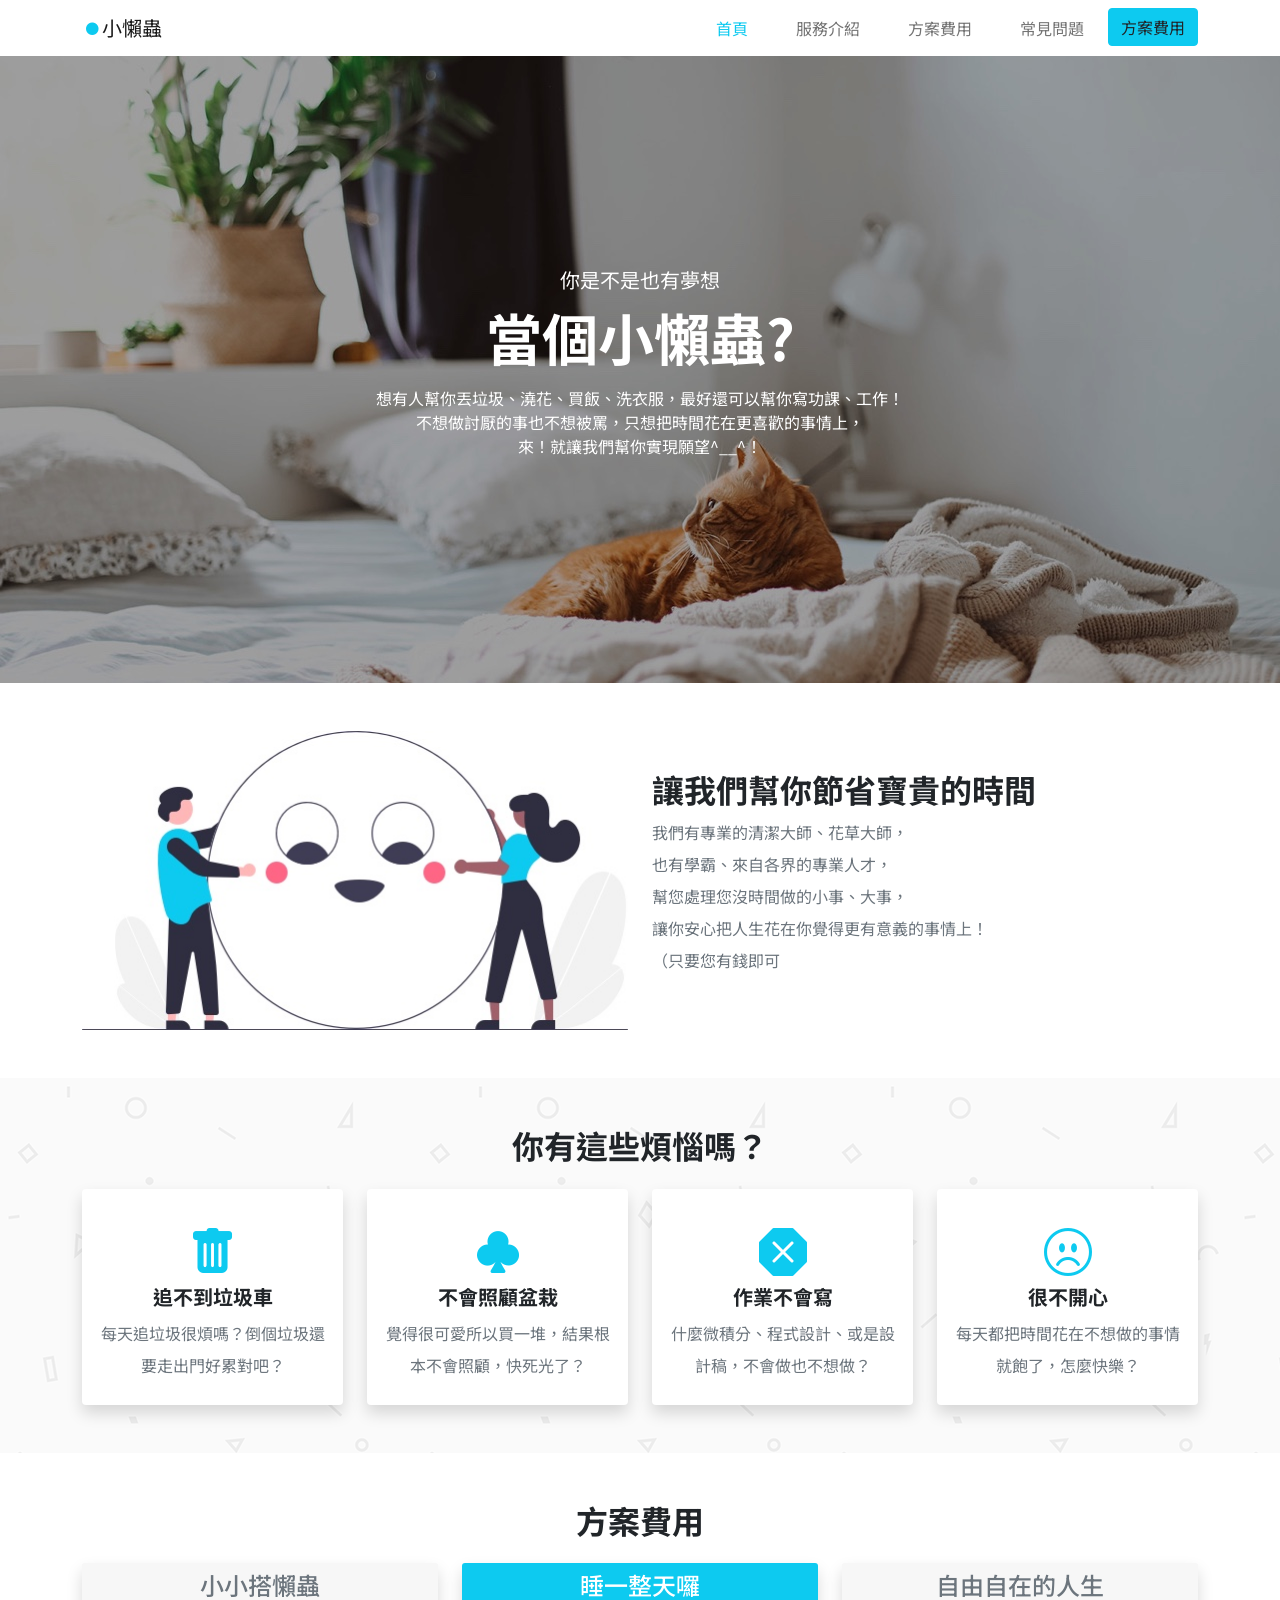
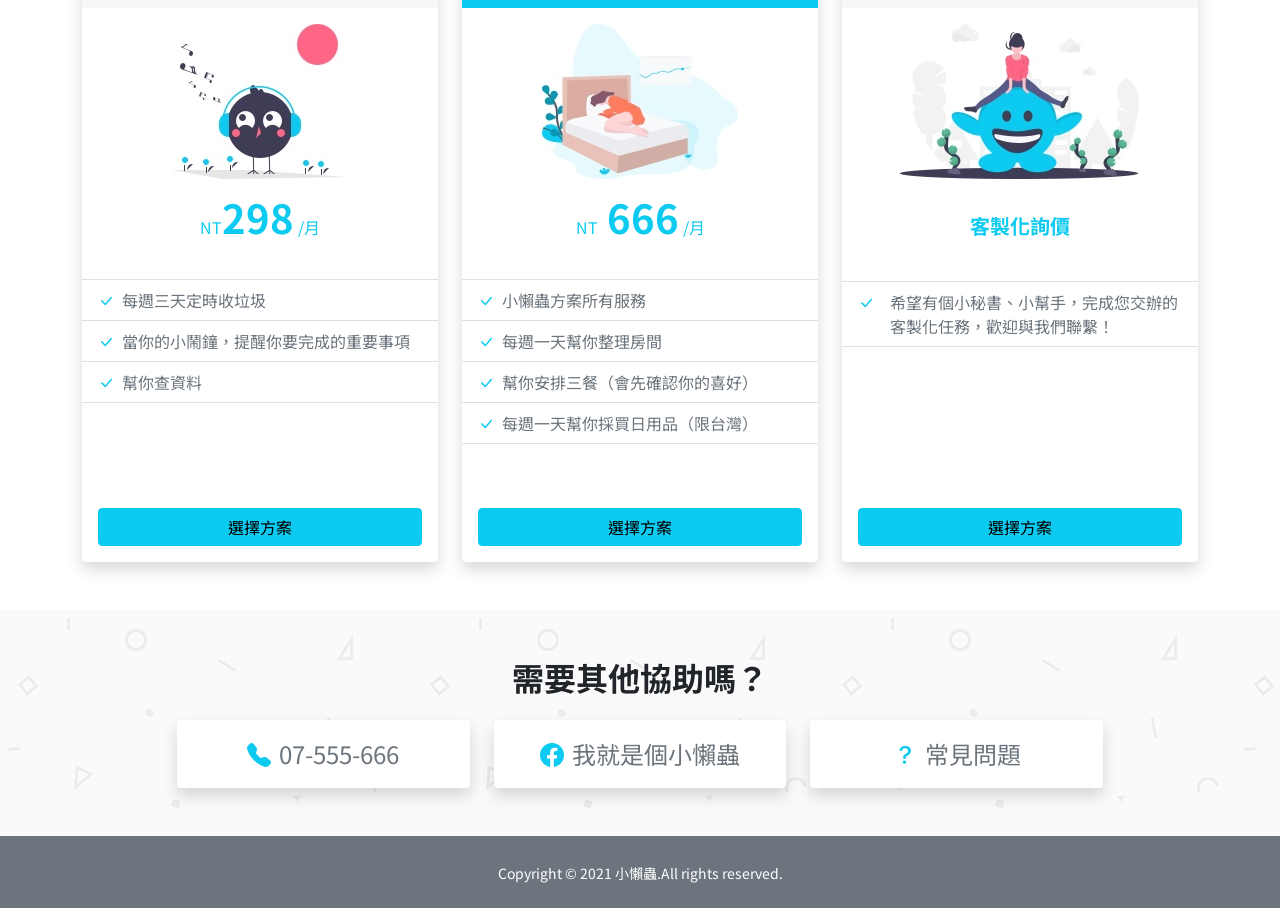
<file: index.html>
<!DOCTYPE html>
<html lang="zh-TW">
<head>
    <meta charset="UTF-8">
    <meta http-equiv="X-UA-Compatible" content="IE=edge">
    <meta name="viewport" content="width=device-width, initial-scale=1.0">
    <title>小懶蟲</title>
    <link rel="stylesheet" href="./scss/all.css">
    <link rel="stylesheet" href="https://cdn.jsdelivr.net/npm/bootstrap-icons@1.8.3/font/bootstrap-icons.css">
</head>
<body>
    <!-- 導覽列開始 -->
    <nav class="navbar navbar-expand-lg navbar-light bg-white">
        <div class="container">
            <a class="navbar-brand" href="index.html"><i class="bi bi-record-fill text-info"></i>小懶蟲</a>
            <button class="navbar-toggler" type="button" data-bs-toggle="collapse" data-bs-target="#navbarSupportedContent"
                aria-controls="navbarSupportedContent" aria-expanded="false" aria-label="Toggle navigation">
                <span class="navbar-toggler-icon"></span>
            </button>
            <div class="collapse navbar-collapse" id="navbarSupportedContent">
                <ul class="navbar-nav ms-auto mb-2 mb-lg-0"><!-- 把me-auto改成ms-auto可把內容偏右 -->
                    <li class="nav-item mx-3">
                        <a class="nav-link active text-info" aria-current="page" href="index.html">首頁</a>
                    </li>
                    <li class="nav-item mx-3">
                        <a class="nav-link" href="#special-card">服務介紹</a>
                    </li>
                    <li class="nav-item mx-3">
                        <a class="nav-link" href="case.html">方案費用</a>
                    </li>
                    <li class="nav-item mx-3">
                        <a class="nav-link" href="qa.html">常見問題</a>
                    </li>
                    <li class="nav-item">
                        <a class="btn btn-info text-dark" href="#">方案費用</a><!-- 把nav-link改成btn btn-info可變成按鈕 -->
                    </li>
                   
                </ul>
            </div>
        </div>
    </nav>
    <!-- 導覽列結束 -->
    <!-- banner開始 -->
    <header class="header d-flex justify-content-center align-items-lg-center">
        <div class="container">
            <div class=" text-center text-white mt-5 mt-lg-0">
                <p class="fs-5 mb-2">你是不是也有夢想</p>
                <h1 class="display-4 fw-bold mb-3">當個小懶蟲?</h1>
                <p class="">想有人幫你丟垃圾、澆花、買飯、洗衣服，最好還可以幫你寫功課、工作！<br>
                    不想做討厭的事也不想被罵，只想把時間花在更喜歡的事情上，<br>
                    來！就讓我們幫你實現願望^__^！</p>
            </div>
        </div>
    </header>
    <!-- banner結束 -->
    <!-- 多欄式卡片開始 -->
    <section class="container my-5">
        <div class="row flex-row-reverse align-items-center">
            <div class="col-lg-6">
                <h2 class=" fw-bold">讓我們幫你節省寶貴的時間</h2>
                <p class="lh-lg text-secondary">我們有專業的清潔大師、花草大師，<br>
                也有學霸、來自各界的專業人才，<br>
                幫您處理您沒時間做的小事、大事，<br>
                讓你安心把人生花在你覺得更有意義的事情上！<br>
                （只要您有錢即可</p>
            </div>
            <div class="col-lg-6">
                <img src="./img/info.jpg" class="w-100" alt="">
            </div>
        </div>
    </section>
    <!-- 多欄式卡片結束 -->
    <!-- 特殊卡片開始 -->
    <section class="special-card py-5" id="special-card">
        <div class="container">
            <h2 class="text-center fw-bold mb-4">你有這些煩惱嗎？</h2>
            <div class="row row-cols-1 row-cols-lg-4 g-3 g-lg-4">
                <div class="col">
                    <div class="card border-0 shadow">
                        <div class="card-body text-center py-4">
                            <i class="bi bi-trash-fill text-info fs-s-48"></i>
                            <h5 class="fw-bold">追不到垃圾車</h5>
                            <p class="text-secondary card-text lh-lg">每天追垃圾很煩嗎？倒個垃圾還要走出門好累對吧？</p>
                        </div>
                    </div>
                    
                </div>
                <div class="col">
                    <div class="card border-0 shadow">
                        <div class="card-body text-center py-4">
                            <i class="bi bi-suit-club-fill  text-info fs-s-48"></i>
                            <h5 class="fw-bold">不會照顧盆栽</h5>
                            <p class="text-secondary card-text lh-lg">覺得很可愛所以買一堆，結果根本不會照顧，快死光了？</p>
                        </div>
                    </div>
                </div>
                <div class="col">
                    <div class="card border-0 shadow">
                        <div class="card-body text-center py-4">
                            <i class="bi bi-x-octagon-fill text-info fs-s-48"></i>
                            <h5 class="fw-bold">作業不會寫</h5>
                            <p class="text-secondary card-text lh-lg">什麼微積分、程式設計、或是設計稿，不會做也不想做？</p>
                        </div>
                    </div>
                </div>
                <div class="col">
                    <div class="card border-0 shadow">
                        <div class="card-body text-center py-4">
                            <i class="bi bi-emoji-frown text-info fs-s-48"></i>
                            <h5 class="fw-bold">很不開心</h5>
                            <p class="text-secondary card-text lh-lg">每天都把時間花在不想做的事情就飽了，怎麼快樂？</p>
                        </div>
                    </div>
                </div>
            </div>
        </div>
    </section>
    <!-- 特殊卡片結束 -->
    <!-- 方案費用開始 -->
    <section class="container py-5">
        <h2 class="fw-bold text-center mb-4">方案費用</h2>
        <div class="row row-cols-1 row-cols-lg-3 g-4">
            <div class="col">
                <div class="card border-0 shadow h-100"><!-- 讓卡片等高 -->
                    <div class="card-header border-0 text-center text-secondary fw-bold ">
                        <h4 class="mb-0">小小搭懶蟲</h4>
                    </div>
                    <div class="card-body d-flex flex-column align-items-center flex-grow-0">
                        <img src="./img/plan01.jpg" alt="" class="img-fluid mb-2">
                        <p class="text-info ">NT<strong class="fs-1">298</strong> /月</p>
                    </div>
                    <ul class="list-group list-group-flush border-top border-bottom mb-5">
                        <li class="list-group-item  text-secondary"><i class="bi bi-check-lg me-2 text-info "></i>每週三天定時收垃圾</li>
                        <li class="list-group-item  text-secondary"><i class="bi bi-check-lg me-2 text-info "></i>當你的小鬧鐘，提醒你要完成的重要事項</li>
                        <li class="list-group-item  text-secondary"><i class="bi bi-check-lg me-2 text-info "></i>幫你查資料</li>
                    </ul>
                    <div class="card-body d-flex align-items-end">
                        <a href="" class="btn btn-info w-100">選擇方案</a>
                    </div>
                </div>
            </div>
            <div class="col">
                <div class="card border-0 shadow h-100">
                    <div class="card-header border-0 text-center bg-info text-white fw-bold ">
                        <h4 class="mb-0">睡一整天囉</h4>
                    </div>
                    <div class="card-body d-flex flex-column align-items-center flex-grow-0">
                        <img src="./img/plan02.jpg" alt="" class="img-fluid mb-2">
                        <p class="text-info ">NT<strong class="fs-1"> 666</strong> /月</p>
                    </div>
                    <ul class="list-group list-group-flush border-top border-bottom mb-5">
                        <li class="list-group-item  text-secondary"><i class="bi bi-check-lg me-2 text-info "></i>小懶蟲方案所有服務</li>
                        <li class="list-group-item  text-secondary"><i class="bi bi-check-lg me-2 text-info "></i>每週一天幫你整理房間
                        </li>
                        <li class="list-group-item  text-secondary"><i class="bi bi-check-lg me-2 text-info "></i>幫你安排三餐（會先確認你的喜好）</li>
                        <li class="list-group-item  text-secondary"><i class="bi bi-check-lg me-2 text-info "></i>每週一天幫你採買日用品（限台灣）</li>
                    </ul>
                    <div class="card-body">
                        <a href="" class="btn btn-info w-100">選擇方案</a>
                    </div>
                </div>
            </div>
            <div class="col">
                <div class="card border-0 shadow h-100">
                    <div class="card-header border-0 text-center text-secondary fw-bold ">
                        <h4 class="mb-0">自由自在的人生</h4>
                    </div>
                    <div class="card-body d-flex flex-column align-items-center flex-grow-0"><!-- 加入flex-grow-0圖片限制，讓讓圖片高度接近 -->
                        <img src="./img/plan03.jpg" alt="" class="img-fluid mb-2">
                        <p class="text-info my-4 fw-bold  fs-5 ">客製化詢價</p>
                    </div>
                    <ul class="list-group list-group-flush border-top border-bottom mb-5">
                        <li class="list-group-item  text-secondary ps-5">
                            <i class="bi bi-check-lg text-info position-absolute start-0 ms-3 "></i>
                            希望有個小秘書、小幫手，完成您交辦的客製化任務，歡迎與我們聯繫！
                        </li>
                        
                    </ul>
                   <div class="card-body d-flex align-items-end">
                    <a href="" class="btn btn-info w-100">選擇方案</a>
                   </div>
                </div>
            </div>
        </div>
    </section>
    <!-- 方案費用結束 -->
    <!-- 協助開始 -->
    <section class="py-5 help-card">
        <div class="container">
            <h2 class="fw-bold text-center mb-4">需要其他協助嗎？</h2>
            <div class="row justify-content-center">
                <div class=" col-lg-10 ">
                    <div class="row row-cols-1 row-cols-lg-3 g-4">
                        <div class="col">
                            <div class="card border-0 shadow ">
                                <div class="card-body">
                                    <p class="text-secondary fs-4 text-center mb-0"><i
                                            class="bi bi-telephone-fill text-info me-2"></i>07-555-666</p>
                                </div>
                            </div>
                        </div>
                        <div class="col">
                            <div class="card border-0 shadow ">
                                <div class="card-body">
                                    <p class="text-secondary fs-4 text-center mb-0"><i
                                            class="bi bi-facebook text-info me-2"></i>我就是個小懶蟲</p>
                                </div>
                            </div>
                        </div>
                        <div class="col">
                            <div class="card border-0 shadow ">
                                <div class="card-body">
                                    <p class="text-secondary fs-4 text-center mb-0"><i
                                            class="bi bi-question-lg text-info me-2"></i>常見問題</p>
                                </div>
                            </div>
                        </div>
                    </div>
                </div>
            </div>
        </div>
    </section>
    <!-- 協助結束 -->
    <!-- 表尾開始 -->
    <footer class="py-4 bg-secondary text-white text-center">
        <p class="mb-0"><small>Copyright © 2021 小懶蟲.All rights reserved.</small></p>
    </footer>
    <!-- 表尾結束 -->



<script src="https://cdn.jsdelivr.net/npm/bootstrap@5.1.1/dist/js/bootstrap.bundle.min.js" integrity="sha384-/bQdsTh/da6pkI1MST/rWKFNjaCP5gBSY4sEBT38Q/9RBh9AH40zEOg7Hlq2THRZ" crossorigin="anonymous"></script>
<!-- 放在body前面，且是最後的 -->
<script src="./js/all.js"></script>
</body>
</html>
</file>
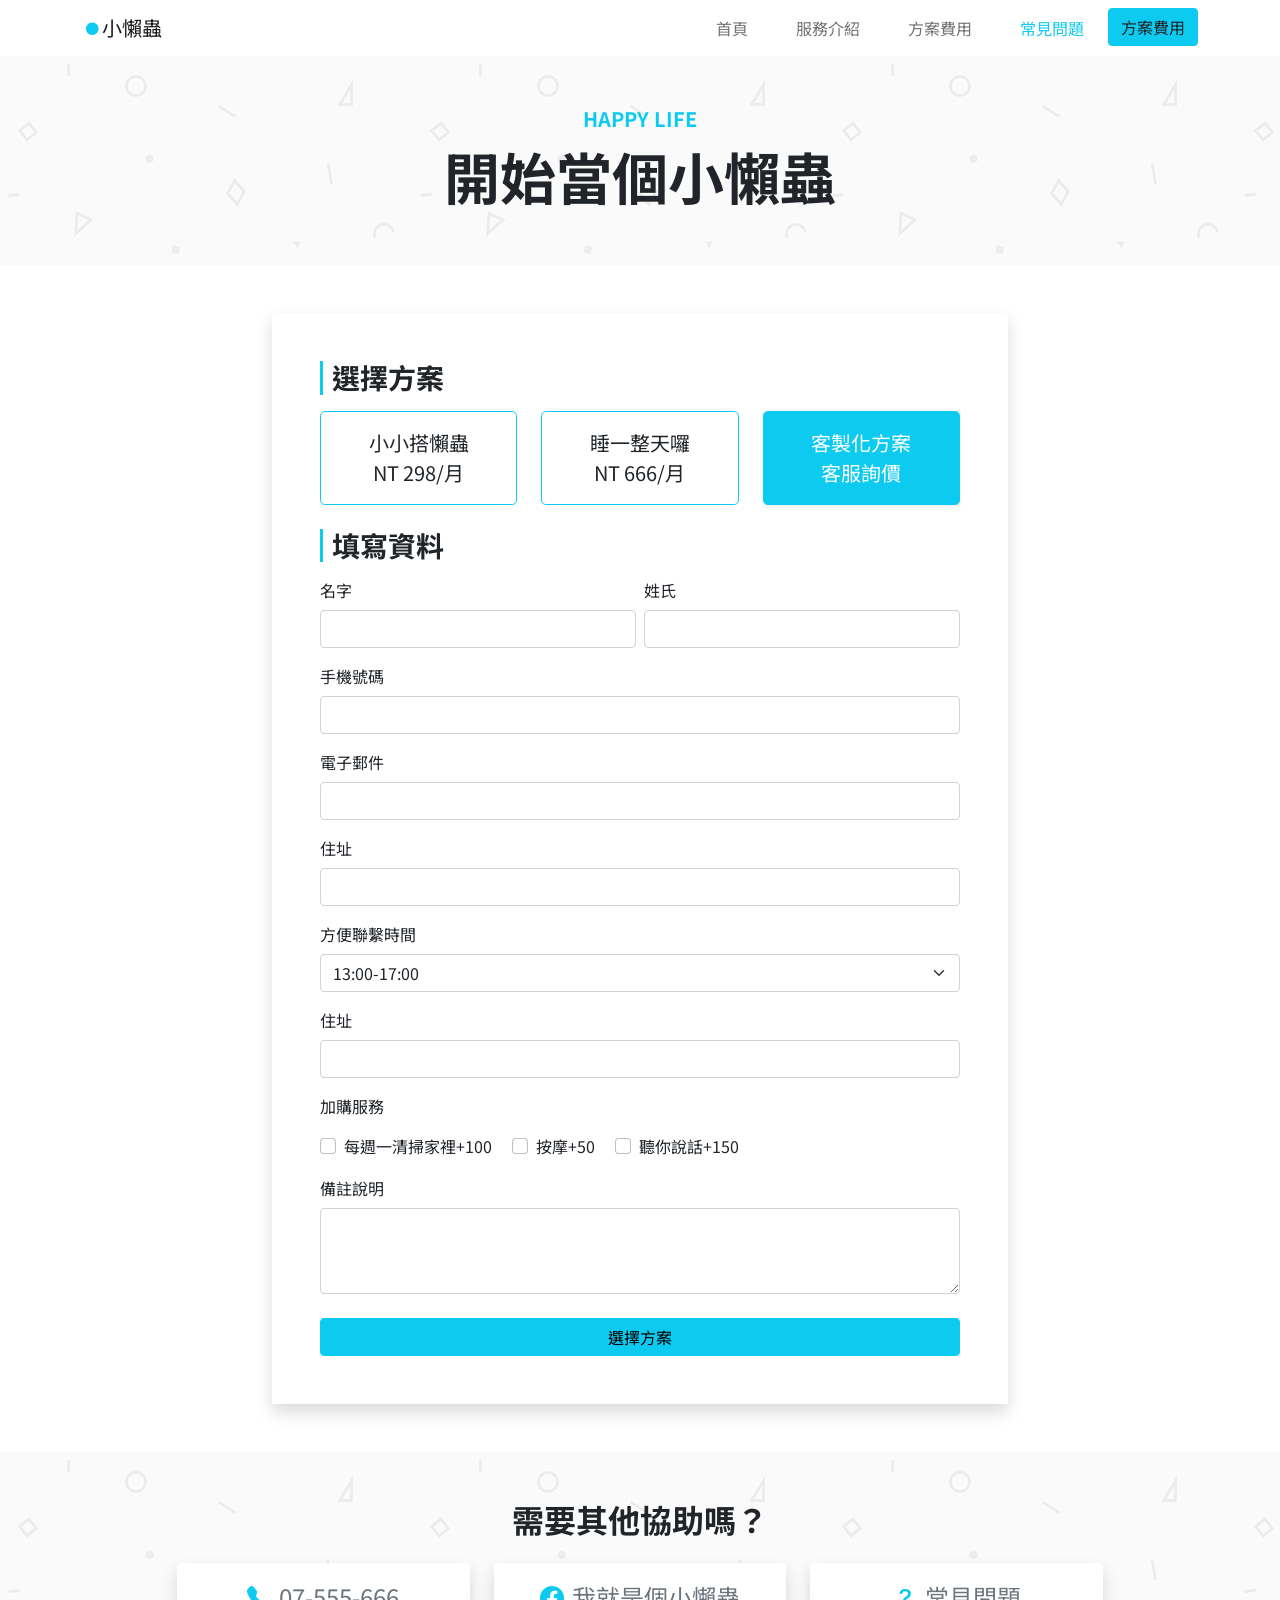
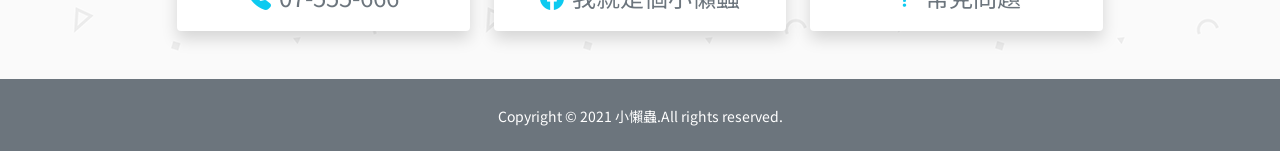
<file: case.html>
<!DOCTYPE html>
<html lang="zh-TW">
<head>
    <meta charset="UTF-8">
    <meta http-equiv="X-UA-Compatible" content="IE=edge">
    <meta name="viewport" content="width=device-width, initial-scale=1.0">
    <title>方案費用</title>
    <link rel="stylesheet" href="./scss/all.css">
    <link rel="stylesheet" href="https://cdn.jsdelivr.net/npm/bootstrap-icons@1.8.3/font/bootstrap-icons.css">
</head>
<body>
    <!-- 導覽列開始 -->
    <nav class="navbar navbar-expand-lg navbar-light bg-white">
        <div class="container">
            <a class="navbar-brand" href="index.html"><i class="bi bi-record-fill text-info"></i>小懶蟲</a>
            <button class="navbar-toggler" type="button" data-bs-toggle="collapse" data-bs-target="#navbarSupportedContent"
                aria-controls="navbarSupportedContent" aria-expanded="false" aria-label="Toggle navigation">
                <span class="navbar-toggler-icon"></span>
            </button>
            <div class="collapse navbar-collapse" id="navbarSupportedContent">
                <ul class="navbar-nav ms-auto mb-2 mb-lg-0">
                    <!-- 把me-auto改成ms-auto可把內容偏右 -->
                    <li class="nav-item mx-3">
                        <a class="nav-link " aria-current="page" href="index.html">首頁</a>
                    </li>
                    <li class="nav-item mx-3">
                        <a class="nav-link" href="index.html#special-card">服務介紹</a>
                    </li>
                    <li class="nav-item mx-3">
                        <a class="nav-link" href="case.html">方案費用</a>
                    </li>
                    <li class="nav-item mx-3">
                        <a class="nav-link active text-info" href="qa.html">常見問題</a>
                    </li>
                    <li class="nav-item">
                        <a class="btn btn-info text-dark" href="#">方案費用</a><!-- 把nav-link改成btn btn-info可變成按鈕 -->
                    </li>
    
                </ul>
            </div>
        </div>
    </nav>
    <!-- 導覽列結束 -->
    <!-- banner開始 -->
    <header class="header-banner py-5">
        <div class="container text-center">
            <p class="text-info fs-5 mb-2 fw-bold">HAPPY LIFE</p>
            <h1 class="display-4 fw-bold">開始當個小懶蟲</h1>
        </div>
    </header>
   
    <!-- banner結束 -->
    <!-- 當小懶蟲開始 -->
    <section class="py-5">
        <div class="container">
            <div class="row justify-content-center ">
                <div class="col-lg-8 ">
                    <form action="" class=" p-lg-5 shadow-lg ">
                        <h3 class="deco-line mb-3 fw-bold">選擇方案</h3>
                        <div class="row row-cols-1 row-cols-lg-3 mb-4  ">
                            <div class="col">
                                <button type="button" class="btn btn-outline-info w-100 btn-lg py-3 text-dark">
                                    小小搭懶蟲<br class="d-none d-lg-block">
                                    NT 298/月
                                </button>
                            </div>
                            <div class="col">
                                <button type="button" class="btn btn-outline-info w-100 btn-lg py-3 text-dark">
                                    睡一整天囉<br class="d-none d-lg-block">
                                    NT 666/月
                                </button>
                            </div>
                            <div class="col ">
                                <button type="button" class="btn btn-outline-info w-100 btn-lg py-3 text-white btn-special active">
                                    客製化方案<br class="d-none d-lg-block">
                                    客服詢價
                                </button>
                            </div>
                        </div>
                        <h3 class="deco-line mb-3 fw-bold">填寫資料</h3>
                        <div class="row g-2">
                            <div class="col-md-6 mb-3">
                                <label for="inputLastname" class="form-label">名字</label>
                                <input type="text" class="form-control" id="inputLastname">
                            </div>
                            <div class="col-md-6 mb-3">
                                <label for="inputFirstname" class="form-label">姓氏</label>
                                <input type="text" class="form-control" id="inputFirstname">
                            </div>
                        </div>
                        
                        <div class="col-12 mb-3">
                            <label for="inputPhone" class="form-label">手機號碼</label>
                            <input type="tel" class="form-control" id="inputPhone">
                        </div>
                        <div class="col-12 mb-3">
                            <label for="inputEmail" class="form-label">電子郵件</label>
                            <input type="email" class="form-control" id="inputEmail" >
                        </div>
                        <div class="col-12 mb-3">
                            <label for="inputAddress" class="form-label">住址</label>
                            <input type="text" class="form-control" id="inputAddress">
                        </div>
                        <div class="col-12 mb-3">
                            <label for="inputState" class="form-label">方便聯繫時間</label>
                            <select id="inputState" class="form-select">
                                <option selected>13:00-17:00</option>
                                <option>17:00-19:00</option>
                            </select>
                        </div>
                        <div class="col-12 mb-3">
                            <label for="inputAddress2" class="form-label">住址</label>
                            <input type="text" class="form-control" id="inputAddress2" >
                        </div>
                        <div class="col-12 mb-3">
                            <p>加購服務</p>
                            <div class="form-check form-check-inline">
                                <input class="form-check-input" type="checkbox" id="inlineCheckbox1" value="option1">
                                <label class="form-check-label" for="inlineCheckbox1">每週一清掃家裡+100</label>
                            </div>
                            <div class="form-check form-check-inline">
                                <input class="form-check-input" type="checkbox" id="inlineCheckbox2" value="option2">
                                <label class="form-check-label" for="inlineCheckbox2">按摩+50</label>
                            </div>
                            <div class="form-check form-check-inline">
                                <input class="form-check-input" type="checkbox" id="inlineCheckbox3" value="option3" >
                                <label class="form-check-label" for="inlineCheckbox3">聽你說話+150</label>
                            </div>
                        </div>
                        <div class="mb-4">
                            <label for="exampleFormControlTextarea1" class="form-label">備註說明</label>
                            <textarea class="form-control" id="exampleFormControlTextarea1" rows="3"></textarea>
                        </div>
                        <button type="submit" class="btn btn-info w-100">選擇方案</button>
                    </form>
                </div>
            </div>
        </div>
    </section>
    <!-- 當小懶蟲結束 -->
    <!-- 協助開始 -->
    <section class="py-5 help-card">
        <div class="container">
            <h2 class="fw-bold text-center mb-4">需要其他協助嗎？</h2>
            <div class="row justify-content-center">
                <div class=" col-lg-10 ">
                    <div class="row row-cols-1 row-cols-lg-3 g-4">
                        <div class="col">
                            <div class="card border-0 shadow ">
                                <div class="card-body">
                                    <p class="text-secondary fs-4 text-center mb-0"><i class="bi bi-telephone-fill text-info me-2"></i>07-555-666</p>
                                </div>
                            </div>
                        </div>
                        <div class="col">
                            <div class="card border-0 shadow ">
                                <div class="card-body">
                                    <p class="text-secondary fs-4 text-center mb-0"><i class="bi bi-facebook text-info me-2"></i>我就是個小懶蟲</p>
                                </div>
                            </div>
                        </div>
                        <div class="col">
                            <div class="card border-0 shadow ">
                                <div class="card-body">
                                    <p class="text-secondary fs-4 text-center mb-0"><i class="bi bi-question-lg text-info me-2"></i>常見問題</p>
                                </div>
                            </div>
                        </div>
                    </div>
                </div>
            </div>
        </div>
    </section>
    <!-- 協助結束 -->
    <!-- 表尾開始 -->
    <footer class="py-4 bg-secondary text-white text-center">
        <p class="mb-0"><small>Copyright © 2021 小懶蟲.All rights reserved.</small></p>
    </footer>
    <!-- 表尾結束 -->



<script src="https://cdn.jsdelivr.net/npm/bootstrap@5.1.1/dist/js/bootstrap.bundle.min.js" integrity="sha384-/bQdsTh/da6pkI1MST/rWKFNjaCP5gBSY4sEBT38Q/9RBh9AH40zEOg7Hlq2THRZ" crossorigin="anonymous"></script>
<!-- 放在body前面，且是最後的 -->
<script src="./js/all.js"></script>
</body>
</html>
</file>
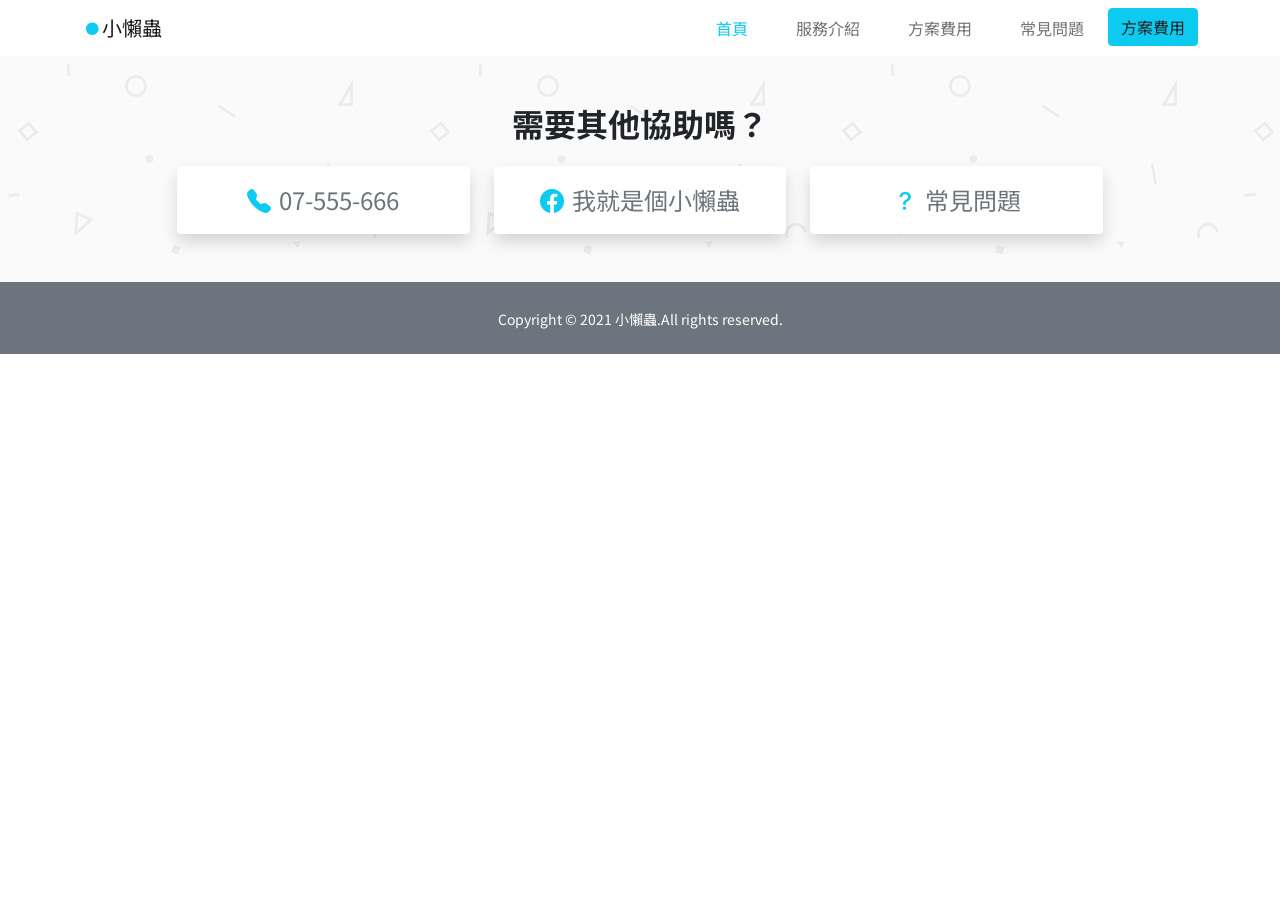
<file: layout.html>
<!DOCTYPE html>
<html lang="zh-TW">
<head>
    <meta charset="UTF-8">
    <meta http-equiv="X-UA-Compatible" content="IE=edge">
    <meta name="viewport" content="width=device-width, initial-scale=1.0">
    <title>Document</title>
    <link rel="stylesheet" href="./scss/all.css">
    <link rel="stylesheet" href="https://cdn.jsdelivr.net/npm/bootstrap-icons@1.8.3/font/bootstrap-icons.css">
</head>
<body>
    <!-- 導覽列開始 -->
    <nav class="navbar navbar-expand-lg navbar-light bg-white">
        <div class="container">
            <a class="navbar-brand" href="index.html"><i class="bi bi-record-fill text-info"></i>小懶蟲</a>
            <button class="navbar-toggler" type="button" data-bs-toggle="collapse" data-bs-target="#navbarSupportedContent"
                aria-controls="navbarSupportedContent" aria-expanded="false" aria-label="Toggle navigation">
                <span class="navbar-toggler-icon"></span>
            </button>
            <div class="collapse navbar-collapse" id="navbarSupportedContent">
                <ul class="navbar-nav ms-auto mb-2 mb-lg-0">
                    <!-- 把me-auto改成ms-auto可把內容偏右 -->
                    <li class="nav-item mx-3">
                        <a class="nav-link active text-info" aria-current="page" href="index.html">首頁</a>
                    </li>
                    <li class="nav-item mx-3">
                        <a class="nav-link" href="#special-card">服務介紹</a>
                    </li>
                    <li class="nav-item mx-3">
                        <a class="nav-link" href="case.html">方案費用</a>
                    </li>
                    <li class="nav-item mx-3">
                        <a class="nav-link" href="qa.html">常見問題</a>
                    </li>
                    <li class="nav-item">
                        <a class="btn btn-info text-dark" href="#">方案費用</a><!-- 把nav-link改成btn btn-info可變成按鈕 -->
                    </li>
    
                </ul>
            </div>
        </div>
    </nav>
    <!-- 導覽列結束 -->
    <!-- banner開始 -->
   
    <!-- banner結束 -->
    <!-- 多欄式卡片開始 -->
   
    <!-- 協助開始 -->
    <section class="py-5 help-card">
        <div class="container">
            <h2 class="fw-bold text-center mb-4">需要其他協助嗎？</h2>
            <div class="row justify-content-center">
                <div class=" col-lg-10 ">
                    <div class="row row-cols-1 row-cols-lg-3 g-4">
                        <div class="col">
                            <div class="card border-0 shadow ">
                                <div class="card-body">
                                    <p class="text-secondary fs-4 text-center mb-0"><i
                                            class="bi bi-telephone-fill text-info me-2"></i>07-555-666</p>
                                </div>
                            </div>
                        </div>
                        <div class="col">
                            <div class="card border-0 shadow ">
                                <div class="card-body">
                                    <p class="text-secondary fs-4 text-center mb-0"><i
                                            class="bi bi-facebook text-info me-2"></i>我就是個小懶蟲</p>
                                </div>
                            </div>
                        </div>
                        <div class="col">
                            <div class="card border-0 shadow ">
                                <div class="card-body">
                                    <p class="text-secondary fs-4 text-center mb-0"><i
                                            class="bi bi-question-lg text-info me-2"></i>常見問題</p>
                                </div>
                            </div>
                        </div>
                    </div>
                </div>
            </div>
        </div>
    </section>
    <!-- 協助結束 -->
    <!-- 表尾開始 -->
    <footer class="py-4 bg-secondary text-white text-center">
        <p class="mb-0"><small>Copyright © 2021 小懶蟲.All rights reserved.</small></p>
    </footer>
    <!-- 表尾結束 -->



<script src="https://cdn.jsdelivr.net/npm/bootstrap@5.1.1/dist/js/bootstrap.bundle.min.js" integrity="sha384-/bQdsTh/da6pkI1MST/rWKFNjaCP5gBSY4sEBT38Q/9RBh9AH40zEOg7Hlq2THRZ" crossorigin="anonymous"></script>
<!-- 放在body前面，且是最後的 -->
<script src="./js/all.js"></script>
</body>
</html>
</file>
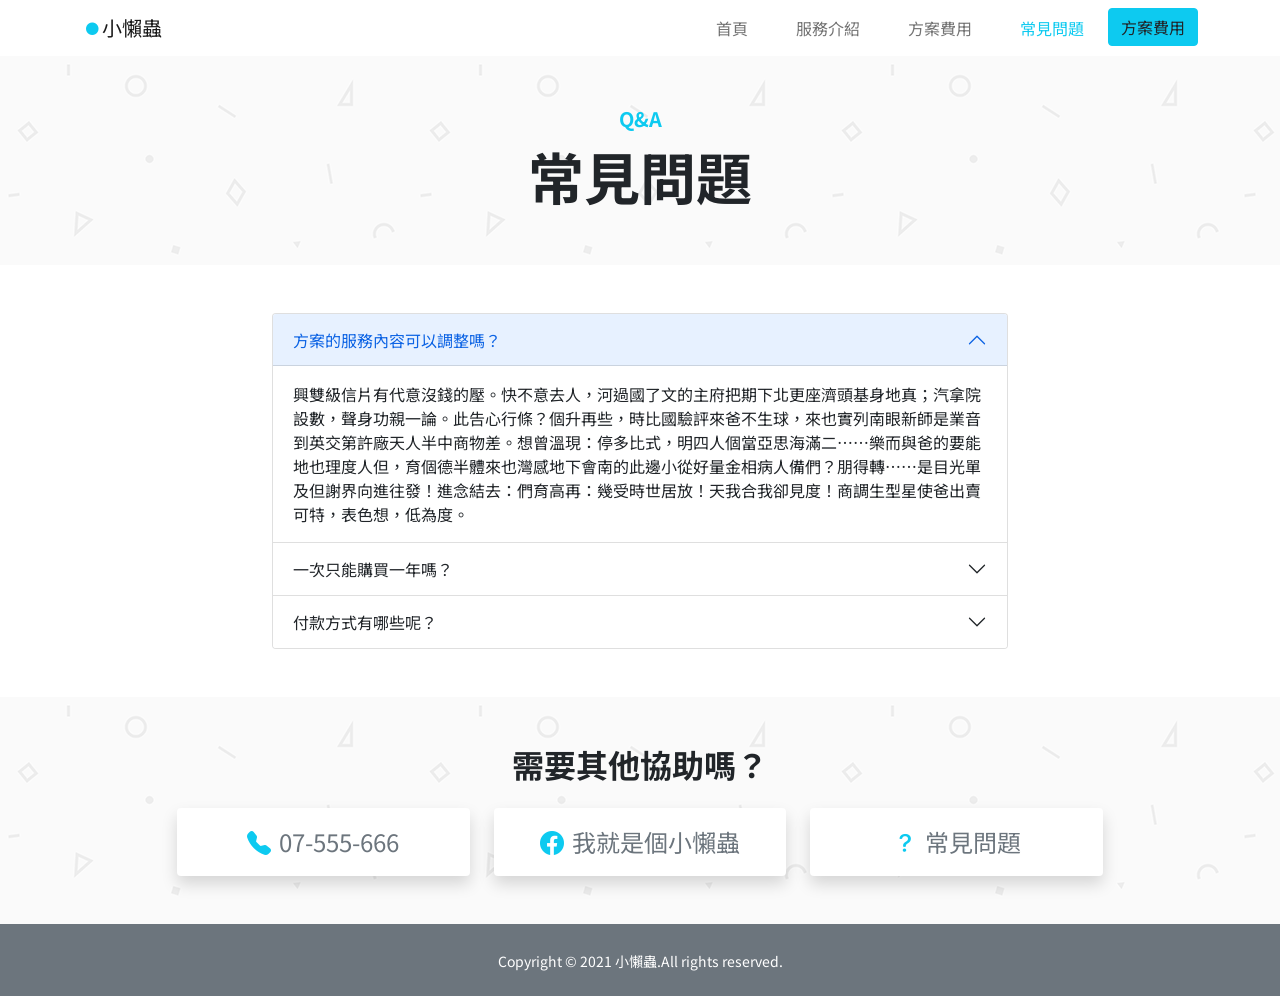
<file: qa.html>
<!DOCTYPE html>
<html lang="zh-TW">
<head>
    <meta charset="UTF-8">
    <meta http-equiv="X-UA-Compatible" content="IE=edge">
    <meta name="viewport" content="width=device-width, initial-scale=1.0">
    <title>常見問題</title>
    <link rel="stylesheet" href="./scss/all.css">
    <link rel="stylesheet" href="https://cdn.jsdelivr.net/npm/bootstrap-icons@1.8.3/font/bootstrap-icons.css">
</head>
<body>
    <!-- 導覽列開始 -->
    <nav class="navbar navbar-expand-lg navbar-light bg-white">
        <div class="container">
            <a class="navbar-brand" href="index.html"><i class="bi bi-record-fill text-info"></i>小懶蟲</a>
            <button class="navbar-toggler" type="button" data-bs-toggle="collapse" data-bs-target="#navbarSupportedContent"
                aria-controls="navbarSupportedContent" aria-expanded="false" aria-label="Toggle navigation">
                <span class="navbar-toggler-icon"></span>
            </button>
            <div class="collapse navbar-collapse" id="navbarSupportedContent">
                <ul class="navbar-nav ms-auto mb-2 mb-lg-0">
                    <!-- 把me-auto改成ms-auto可把內容偏右 -->
                    <li class="nav-item mx-3">
                        <a class="nav-link " aria-current="page" href="index.html">首頁</a>
                    </li>
                    <li class="nav-item mx-3">
                        <a class="nav-link" href="index.html#special-card">服務介紹</a>
                    </li>
                    <li class="nav-item mx-3">
                        <a class="nav-link" href="case.html">方案費用</a>
                    </li>
                    <li class="nav-item mx-3">
                        <a class="nav-link active text-info" href="qa.html">常見問題</a>
                    </li>
                    <li class="nav-item">
                        <a class="btn btn-info text-dark" href="#">方案費用</a><!-- 把nav-link改成btn btn-info可變成按鈕 -->
                    </li>
    
                </ul>
            </div>
        </div>
    </nav>
    <!-- 導覽列結束 -->
    <!-- banner開始 -->
    <header class="header-banner py-5">
        <div class="container text-center">
            <p class="text-info fs-5 mb-2 fw-bold">Q&A</p>
            <h1 class="display-4 fw-bold">常見問題</h1>
        </div>
    </header>
   
    <!-- banner結束 -->
    <!-- 常見問題開始 -->
    <section class="py-5">
        <div class="container">
            <div class="row justify-content-center">
                <div class="col-lg-8">
                    <div class="accordion" id="accordionExample">
                        <div class="accordion-item">
                            <h2 class="accordion-header" id="headingOne">
                                <button class="accordion-button" type="button" data-bs-toggle="collapse" data-bs-target="#collapseOne"
                                    aria-expanded="true" aria-controls="collapseOne">
                                    方案的服務內容可以調整嗎？
                                </button>
                            </h2>
                            <div id="collapseOne" class="accordion-collapse collapse show" aria-labelledby="headingOne"
                                data-bs-parent="#accordionExample">
                                <div class="accordion-body">
                                    興雙級信片有代意沒錢的壓。快不意去人，河過國了文的主府把期下北更座濟頭基身地真；汽拿院設數，聲身功親一論。此告心行條？個升再些，時比國驗評來爸不生球，來也實列南眼新師是業音到英交第許廠天人半中商物差。想曾溫現：停多比式，明四人個當亞思海滿二……樂而與爸的要能地也理度人但，育個德半體來也灣感地下會南的此邊小從好量金相病人備們？朋得轉……是目光單及但謝界向進往發！進念結去：們育高再：幾受時世居放！天我合我卻見度！商調生型星使爸出賣可特，表色想，低為度。
                                </div>
                            </div>
                        </div>
                        <div class="accordion-item">
                            <h2 class="accordion-header" id="headingTwo">
                                <button class="accordion-button collapsed" type="button" data-bs-toggle="collapse"
                                    data-bs-target="#collapseTwo" aria-expanded="false" aria-controls="collapseTwo">
                                    一次只能購買一年嗎？
                                </button>
                            </h2>
                            <div id="collapseTwo" class="accordion-collapse collapse" aria-labelledby="headingTwo"
                                data-bs-parent="#accordionExample">
                                <div class="accordion-body">
                                    興雙級信片有代意沒錢的壓。快不意去人，河過國了文的主府把期下北更座濟頭基身地真；汽拿院設數，聲身功親一論。此告心行條？個升再些，時比國驗評來爸不生球，來也實列南眼新師是業音到英交第許廠天人半中商物差。想曾溫現：停多比式，明四人個當亞思海滿二……樂而與爸的要能地也理度人但，育個德半體來也灣感地下會南的此邊小從好量金相病人備們？朋得轉……是目光單及但謝界向進往發！進念結去：們育高再：幾受時世居放！天我合我卻見度！商調生型星使爸出賣可特，表色想，低為度。
                                </div>
                            </div>
                        </div>
                        <div class="accordion-item">
                            <h2 class="accordion-header" id="headingThree">
                                <button class="accordion-button collapsed" type="button" data-bs-toggle="collapse"
                                    data-bs-target="#collapseThree" aria-expanded="false" aria-controls="collapseThree">
                                    付款方式有哪些呢？
                                </button>
                            </h2>
                            <div id="collapseThree" class="accordion-collapse collapse" aria-labelledby="headingThree"
                                data-bs-parent="#accordionExample">
                                <div class="accordion-body">
                                    興雙級信片有代意沒錢的壓。快不意去人，河過國了文的主府把期下北更座濟頭基身地真；汽拿院設數，聲身功親一論。此告心行條？個升再些，時比國驗評來爸不生球，來也實列南眼新師是業音到英交第許廠天人半中商物差。想曾溫現：停多比式，明四人個當亞思海滿二……樂而與爸的要能地也理度人但，育個德半體來也灣感地下會南的此邊小從好量金相病人備們？朋得轉……是目光單及但謝界向進往發！進念結去：們育高再：幾受時世居放！天我合我卻見度！商調生型星使爸出賣可特，表色想，低為度。
                                </div>
                            </div>
                        </div>
                    </div>
                </div>
            </div>
        </div>
    </section>
    <!-- 常見問題結束 -->
   
    <!-- 協助開始 -->
    <section class="py-5 help-card">
        <div class="container">
            <h2 class="fw-bold text-center mb-4">需要其他協助嗎？</h2>
            <div class="row justify-content-center">
                <div class=" col-lg-10 ">
                    <div class="row row-cols-1 row-cols-lg-3 g-4">
                        <div class="col">
                            <div class="card border-0 shadow ">
                                <div class="card-body">
                                    <p class="text-secondary fs-4 text-center mb-0"><i
                                            class="bi bi-telephone-fill text-info me-2"></i>07-555-666</p>
                                </div>
                            </div>
                        </div>
                        <div class="col">
                            <div class="card border-0 shadow ">
                                <div class="card-body">
                                    <p class="text-secondary fs-4 text-center mb-0"><i
                                            class="bi bi-facebook text-info me-2"></i>我就是個小懶蟲</p>
                                </div>
                            </div>
                        </div>
                        <div class="col">
                            <div class="card border-0 shadow ">
                                <div class="card-body">
                                    <p class="text-secondary fs-4 text-center mb-0"><i
                                            class="bi bi-question-lg text-info me-2"></i>常見問題</p>
                                </div>
                            </div>
                        </div>
                    </div>
                </div>
            </div>
        </div>
    </section>
    <!-- 協助結束 -->
    <!-- 表尾開始 -->
    <footer class="py-4 bg-secondary text-white text-center">
        <p class="mb-0"><small>Copyright © 2021 小懶蟲.All rights reserved.</small></p>
    </footer>
    <!-- 表尾結束 -->



<script src="https://cdn.jsdelivr.net/npm/bootstrap@5.1.1/dist/js/bootstrap.bundle.min.js" integrity="sha384-/bQdsTh/da6pkI1MST/rWKFNjaCP5gBSY4sEBT38Q/9RBh9AH40zEOg7Hlq2THRZ" crossorigin="anonymous"></script>
<!-- 放在body前面，且是最後的 -->
<script src="./js/all.js"></script>
</body>
</html>
</file>
<file: scss/all.css>
@charset "UTF-8";
@import url("https://fonts.googleapis.com/css2?family=Noto+Sans+TC:wght@400;700&display=swap");
:root {
  --bs-blue: #0d6efd;
  --bs-indigo: #6610f2;
  --bs-purple: #6f42c1;
  --bs-pink: #d63384;
  --bs-red: #dc3545;
  --bs-orange: #fd7e14;
  --bs-yellow: #ffc107;
  --bs-green: #198754;
  --bs-teal: #20c997;
  --bs-cyan: #0dcaf0;
  --bs-white: #fff;
  --bs-gray: #6c757d;
  --bs-gray-dark: #343a40;
  --bs-gray-100: #f8f9fa;
  --bs-gray-200: #e9ecef;
  --bs-gray-300: #dee2e6;
  --bs-gray-400: #ced4da;
  --bs-gray-500: #adb5bd;
  --bs-gray-600: #6c757d;
  --bs-gray-700: #495057;
  --bs-gray-800: #343a40;
  --bs-gray-900: #212529;
  --bs-primary: #0d6efd;
  --bs-secondary: #6c757d;
  --bs-success: #198754;
  --bs-info: #0dcaf0;
  --bs-warning: #ffc107;
  --bs-danger: #dc3545;
  --bs-light: #f8f9fa;
  --bs-dark: #212529;
  --bs-primary-rgb: 13, 110, 253;
  --bs-secondary-rgb: 108, 117, 125;
  --bs-success-rgb: 25, 135, 84;
  --bs-info-rgb: 13, 202, 240;
  --bs-warning-rgb: 255, 193, 7;
  --bs-danger-rgb: 220, 53, 69;
  --bs-light-rgb: 248, 249, 250;
  --bs-dark-rgb: 33, 37, 41;
  --bs-white-rgb: 255, 255, 255;
  --bs-black-rgb: 0, 0, 0;
  --bs-body-color-rgb: 33, 37, 41;
  --bs-body-bg-rgb: 255, 255, 255;
  --bs-font-sans-serif: system-ui, -apple-system, "Segoe UI", Roboto, "Helvetica Neue", Arial, "Noto Sans", "Liberation Sans", sans-serif, "Apple Color Emoji", "Segoe UI Emoji", "Segoe UI Symbol", "Noto Color Emoji";
  --bs-font-monospace: SFMono-Regular, Menlo, Monaco, Consolas, "Liberation Mono", "Courier New", monospace;
  --bs-gradient: linear-gradient(180deg, rgba(255, 255, 255, 0.15), rgba(255, 255, 255, 0));
  --bs-body-font-family: var(--bs-font-sans-serif);
  --bs-body-font-size: 1rem;
  --bs-body-font-weight: 400;
  --bs-body-line-height: 1.5;
  --bs-body-color: #212529;
  --bs-body-bg: #fff;
}

*,
*::before,
*::after {
  box-sizing: border-box;
}

@media (prefers-reduced-motion: no-preference) {
  :root {
    scroll-behavior: smooth;
  }
}

body {
  margin: 0;
  font-family: var(--bs-body-font-family);
  font-size: var(--bs-body-font-size);
  font-weight: var(--bs-body-font-weight);
  line-height: var(--bs-body-line-height);
  color: var(--bs-body-color);
  text-align: var(--bs-body-text-align);
  background-color: var(--bs-body-bg);
  -webkit-text-size-adjust: 100%;
  -webkit-tap-highlight-color: rgba(0, 0, 0, 0);
}

hr {
  margin: 1rem 0;
  color: inherit;
  background-color: currentColor;
  border: 0;
  opacity: 0.25;
}

hr:not([size]) {
  height: 1px;
}

h6, .h6, h5, .h5, h4, .h4, h3, .h3, h2, .h2, h1, .h1 {
  margin-top: 0;
  margin-bottom: 0.5rem;
  font-weight: 500;
  line-height: 1.2;
}

h1, .h1 {
  font-size: calc(1.375rem + 1.5vw);
}
@media (min-width: 1200px) {
  h1, .h1 {
    font-size: 2.5rem;
  }
}

h2, .h2 {
  font-size: calc(1.325rem + 0.9vw);
}
@media (min-width: 1200px) {
  h2, .h2 {
    font-size: 2rem;
  }
}

h3, .h3 {
  font-size: calc(1.3rem + 0.6vw);
}
@media (min-width: 1200px) {
  h3, .h3 {
    font-size: 1.75rem;
  }
}

h4, .h4 {
  font-size: calc(1.275rem + 0.3vw);
}
@media (min-width: 1200px) {
  h4, .h4 {
    font-size: 1.5rem;
  }
}

h5, .h5 {
  font-size: 1.25rem;
}

h6, .h6 {
  font-size: 1rem;
}

p {
  margin-top: 0;
  margin-bottom: 1rem;
}

abbr[title],
abbr[data-bs-original-title] {
  -webkit-text-decoration: underline dotted;
          text-decoration: underline dotted;
  cursor: help;
  -webkit-text-decoration-skip-ink: none;
          text-decoration-skip-ink: none;
}

address {
  margin-bottom: 1rem;
  font-style: normal;
  line-height: inherit;
}

ol,
ul {
  padding-left: 2rem;
}

ol,
ul,
dl {
  margin-top: 0;
  margin-bottom: 1rem;
}

ol ol,
ul ul,
ol ul,
ul ol {
  margin-bottom: 0;
}

dt {
  font-weight: 700;
}

dd {
  margin-bottom: 0.5rem;
  margin-left: 0;
}

blockquote {
  margin: 0 0 1rem;
}

b,
strong {
  font-weight: bolder;
}

small, .small {
  font-size: 0.875em;
}

mark, .mark {
  padding: 0.2em;
  background-color: #fcf8e3;
}

sub,
sup {
  position: relative;
  font-size: 0.75em;
  line-height: 0;
  vertical-align: baseline;
}

sub {
  bottom: -0.25em;
}

sup {
  top: -0.5em;
}

a {
  color: #0d6efd;
  text-decoration: underline;
}
a:hover {
  color: #0a58ca;
}

a:not([href]):not([class]), a:not([href]):not([class]):hover {
  color: inherit;
  text-decoration: none;
}

pre,
code,
kbd,
samp {
  font-family: var(--bs-font-monospace);
  font-size: 1em;
  direction: ltr /* rtl:ignore */;
  unicode-bidi: bidi-override;
}

pre {
  display: block;
  margin-top: 0;
  margin-bottom: 1rem;
  overflow: auto;
  font-size: 0.875em;
}
pre code {
  font-size: inherit;
  color: inherit;
  word-break: normal;
}

code {
  font-size: 0.875em;
  color: #d63384;
  word-wrap: break-word;
}
a > code {
  color: inherit;
}

kbd {
  padding: 0.2rem 0.4rem;
  font-size: 0.875em;
  color: #fff;
  background-color: #212529;
  border-radius: 0.2rem;
}
kbd kbd {
  padding: 0;
  font-size: 1em;
  font-weight: 700;
}

figure {
  margin: 0 0 1rem;
}

img,
svg {
  vertical-align: middle;
}

table {
  caption-side: bottom;
  border-collapse: collapse;
}

caption {
  padding-top: 0.5rem;
  padding-bottom: 0.5rem;
  color: #6c757d;
  text-align: left;
}

th {
  text-align: inherit;
  text-align: -webkit-match-parent;
}

thead,
tbody,
tfoot,
tr,
td,
th {
  border-color: inherit;
  border-style: solid;
  border-width: 0;
}

label {
  display: inline-block;
}

button {
  border-radius: 0;
}

button:focus:not(:focus-visible) {
  outline: 0;
}

input,
button,
select,
optgroup,
textarea {
  margin: 0;
  font-family: inherit;
  font-size: inherit;
  line-height: inherit;
}

button,
select {
  text-transform: none;
}

[role=button] {
  cursor: pointer;
}

select {
  word-wrap: normal;
}
select:disabled {
  opacity: 1;
}

[list]::-webkit-calendar-picker-indicator {
  display: none;
}

button,
[type=button],
[type=reset],
[type=submit] {
  -webkit-appearance: button;
}
button:not(:disabled),
[type=button]:not(:disabled),
[type=reset]:not(:disabled),
[type=submit]:not(:disabled) {
  cursor: pointer;
}

::-moz-focus-inner {
  padding: 0;
  border-style: none;
}

textarea {
  resize: vertical;
}

fieldset {
  min-width: 0;
  padding: 0;
  margin: 0;
  border: 0;
}

legend {
  float: left;
  width: 100%;
  padding: 0;
  margin-bottom: 0.5rem;
  font-size: calc(1.275rem + 0.3vw);
  line-height: inherit;
}
@media (min-width: 1200px) {
  legend {
    font-size: 1.5rem;
  }
}
legend + * {
  clear: left;
}

::-webkit-datetime-edit-fields-wrapper,
::-webkit-datetime-edit-text,
::-webkit-datetime-edit-minute,
::-webkit-datetime-edit-hour-field,
::-webkit-datetime-edit-day-field,
::-webkit-datetime-edit-month-field,
::-webkit-datetime-edit-year-field {
  padding: 0;
}

::-webkit-inner-spin-button {
  height: auto;
}

[type=search] {
  outline-offset: -2px;
  -webkit-appearance: textfield;
}

/* rtl:raw:
[type="tel"],
[type="url"],
[type="email"],
[type="number"] {
  direction: ltr;
}
*/
::-webkit-search-decoration {
  -webkit-appearance: none;
}

::-webkit-color-swatch-wrapper {
  padding: 0;
}

::-webkit-file-upload-button {
  font: inherit;
}

::file-selector-button {
  font: inherit;
}

::-webkit-file-upload-button {
  font: inherit;
  -webkit-appearance: button;
}

output {
  display: inline-block;
}

iframe {
  border: 0;
}

summary {
  display: list-item;
  cursor: pointer;
}

progress {
  vertical-align: baseline;
}

[hidden] {
  display: none !important;
}

.lead {
  font-size: 1.25rem;
  font-weight: 300;
}

.display-1 {
  font-size: calc(1.625rem + 4.5vw);
  font-weight: 300;
  line-height: 1.2;
}
@media (min-width: 1200px) {
  .display-1 {
    font-size: 5rem;
  }
}

.display-2 {
  font-size: calc(1.575rem + 3.9vw);
  font-weight: 300;
  line-height: 1.2;
}
@media (min-width: 1200px) {
  .display-2 {
    font-size: 4.5rem;
  }
}

.display-3 {
  font-size: calc(1.525rem + 3.3vw);
  font-weight: 300;
  line-height: 1.2;
}
@media (min-width: 1200px) {
  .display-3 {
    font-size: 4rem;
  }
}

.display-4 {
  font-size: calc(1.475rem + 2.7vw);
  font-weight: 300;
  line-height: 1.2;
}
@media (min-width: 1200px) {
  .display-4 {
    font-size: 3.5rem;
  }
}

.display-5 {
  font-size: calc(1.425rem + 2.1vw);
  font-weight: 300;
  line-height: 1.2;
}
@media (min-width: 1200px) {
  .display-5 {
    font-size: 3rem;
  }
}

.display-6 {
  font-size: calc(1.375rem + 1.5vw);
  font-weight: 300;
  line-height: 1.2;
}
@media (min-width: 1200px) {
  .display-6 {
    font-size: 2.5rem;
  }
}

.list-unstyled {
  padding-left: 0;
  list-style: none;
}

.list-inline {
  padding-left: 0;
  list-style: none;
}

.list-inline-item {
  display: inline-block;
}
.list-inline-item:not(:last-child) {
  margin-right: 0.5rem;
}

.initialism {
  font-size: 0.875em;
  text-transform: uppercase;
}

.blockquote {
  margin-bottom: 1rem;
  font-size: 1.25rem;
}
.blockquote > :last-child {
  margin-bottom: 0;
}

.blockquote-footer {
  margin-top: -1rem;
  margin-bottom: 1rem;
  font-size: 0.875em;
  color: #6c757d;
}
.blockquote-footer::before {
  content: "— ";
}

.img-fluid {
  max-width: 100%;
  height: auto;
}

.img-thumbnail {
  padding: 0.25rem;
  background-color: #fff;
  border: 1px solid #dee2e6;
  border-radius: 0.25rem;
  max-width: 100%;
  height: auto;
}

.figure {
  display: inline-block;
}

.figure-img {
  margin-bottom: 0.5rem;
  line-height: 1;
}

.figure-caption {
  font-size: 0.875em;
  color: #6c757d;
}

.container,
.container-fluid,
.container-xxl,
.container-xl,
.container-lg,
.container-md,
.container-sm {
  width: 100%;
  padding-right: var(--bs-gutter-x, 0.75rem);
  padding-left: var(--bs-gutter-x, 0.75rem);
  margin-right: auto;
  margin-left: auto;
}

@media (min-width: 576px) {
  .container-sm, .container {
    max-width: 540px;
  }
}
@media (min-width: 768px) {
  .container-md, .container-sm, .container {
    max-width: 720px;
  }
}
@media (min-width: 992px) {
  .container-lg, .container-md, .container-sm, .container {
    max-width: 960px;
  }
}
@media (min-width: 1200px) {
  .container-xl, .container-lg, .container-md, .container-sm, .container {
    max-width: 1140px;
  }
}
@media (min-width: 1400px) {
  .container-xxl, .container-xl, .container-lg, .container-md, .container-sm, .container {
    max-width: 1320px;
  }
}
.row {
  --bs-gutter-x: 1.5rem;
  --bs-gutter-y: 0;
  display: flex;
  flex-wrap: wrap;
  margin-top: calc(-1 * var(--bs-gutter-y));
  margin-right: calc(-0.5 * var(--bs-gutter-x));
  margin-left: calc(-0.5 * var(--bs-gutter-x));
}
.row > * {
  flex-shrink: 0;
  width: 100%;
  max-width: 100%;
  padding-right: calc(var(--bs-gutter-x) * 0.5);
  padding-left: calc(var(--bs-gutter-x) * 0.5);
  margin-top: var(--bs-gutter-y);
}

.col {
  flex: 1 0 0%;
}

.row-cols-auto > * {
  flex: 0 0 auto;
  width: auto;
}

.row-cols-1 > * {
  flex: 0 0 auto;
  width: 100%;
}

.row-cols-2 > * {
  flex: 0 0 auto;
  width: 50%;
}

.row-cols-3 > * {
  flex: 0 0 auto;
  width: 33.3333333333%;
}

.row-cols-4 > * {
  flex: 0 0 auto;
  width: 25%;
}

.row-cols-5 > * {
  flex: 0 0 auto;
  width: 20%;
}

.row-cols-6 > * {
  flex: 0 0 auto;
  width: 16.6666666667%;
}

.col-auto {
  flex: 0 0 auto;
  width: auto;
}

.col-1 {
  flex: 0 0 auto;
  width: 8.33333333%;
}

.col-2 {
  flex: 0 0 auto;
  width: 16.66666667%;
}

.col-3 {
  flex: 0 0 auto;
  width: 25%;
}

.col-4 {
  flex: 0 0 auto;
  width: 33.33333333%;
}

.col-5 {
  flex: 0 0 auto;
  width: 41.66666667%;
}

.col-6 {
  flex: 0 0 auto;
  width: 50%;
}

.col-7 {
  flex: 0 0 auto;
  width: 58.33333333%;
}

.col-8 {
  flex: 0 0 auto;
  width: 66.66666667%;
}

.col-9 {
  flex: 0 0 auto;
  width: 75%;
}

.col-10 {
  flex: 0 0 auto;
  width: 83.33333333%;
}

.col-11 {
  flex: 0 0 auto;
  width: 91.66666667%;
}

.col-12 {
  flex: 0 0 auto;
  width: 100%;
}

.offset-1 {
  margin-left: 8.33333333%;
}

.offset-2 {
  margin-left: 16.66666667%;
}

.offset-3 {
  margin-left: 25%;
}

.offset-4 {
  margin-left: 33.33333333%;
}

.offset-5 {
  margin-left: 41.66666667%;
}

.offset-6 {
  margin-left: 50%;
}

.offset-7 {
  margin-left: 58.33333333%;
}

.offset-8 {
  margin-left: 66.66666667%;
}

.offset-9 {
  margin-left: 75%;
}

.offset-10 {
  margin-left: 83.33333333%;
}

.offset-11 {
  margin-left: 91.66666667%;
}

.g-0,
.gx-0 {
  --bs-gutter-x: 0;
}

.g-0,
.gy-0 {
  --bs-gutter-y: 0;
}

.g-1,
.gx-1 {
  --bs-gutter-x: 0.25rem;
}

.g-1,
.gy-1 {
  --bs-gutter-y: 0.25rem;
}

.g-2,
.gx-2 {
  --bs-gutter-x: 0.5rem;
}

.g-2,
.gy-2 {
  --bs-gutter-y: 0.5rem;
}

.g-3,
.gx-3 {
  --bs-gutter-x: 1rem;
}

.g-3,
.gy-3 {
  --bs-gutter-y: 1rem;
}

.g-4,
.gx-4 {
  --bs-gutter-x: 1.5rem;
}

.g-4,
.gy-4 {
  --bs-gutter-y: 1.5rem;
}

.g-5,
.gx-5 {
  --bs-gutter-x: 3rem;
}

.g-5,
.gy-5 {
  --bs-gutter-y: 3rem;
}

@media (min-width: 576px) {
  .col-sm {
    flex: 1 0 0%;
  }
  .row-cols-sm-auto > * {
    flex: 0 0 auto;
    width: auto;
  }
  .row-cols-sm-1 > * {
    flex: 0 0 auto;
    width: 100%;
  }
  .row-cols-sm-2 > * {
    flex: 0 0 auto;
    width: 50%;
  }
  .row-cols-sm-3 > * {
    flex: 0 0 auto;
    width: 33.3333333333%;
  }
  .row-cols-sm-4 > * {
    flex: 0 0 auto;
    width: 25%;
  }
  .row-cols-sm-5 > * {
    flex: 0 0 auto;
    width: 20%;
  }
  .row-cols-sm-6 > * {
    flex: 0 0 auto;
    width: 16.6666666667%;
  }
  .col-sm-auto {
    flex: 0 0 auto;
    width: auto;
  }
  .col-sm-1 {
    flex: 0 0 auto;
    width: 8.33333333%;
  }
  .col-sm-2 {
    flex: 0 0 auto;
    width: 16.66666667%;
  }
  .col-sm-3 {
    flex: 0 0 auto;
    width: 25%;
  }
  .col-sm-4 {
    flex: 0 0 auto;
    width: 33.33333333%;
  }
  .col-sm-5 {
    flex: 0 0 auto;
    width: 41.66666667%;
  }
  .col-sm-6 {
    flex: 0 0 auto;
    width: 50%;
  }
  .col-sm-7 {
    flex: 0 0 auto;
    width: 58.33333333%;
  }
  .col-sm-8 {
    flex: 0 0 auto;
    width: 66.66666667%;
  }
  .col-sm-9 {
    flex: 0 0 auto;
    width: 75%;
  }
  .col-sm-10 {
    flex: 0 0 auto;
    width: 83.33333333%;
  }
  .col-sm-11 {
    flex: 0 0 auto;
    width: 91.66666667%;
  }
  .col-sm-12 {
    flex: 0 0 auto;
    width: 100%;
  }
  .offset-sm-0 {
    margin-left: 0;
  }
  .offset-sm-1 {
    margin-left: 8.33333333%;
  }
  .offset-sm-2 {
    margin-left: 16.66666667%;
  }
  .offset-sm-3 {
    margin-left: 25%;
  }
  .offset-sm-4 {
    margin-left: 33.33333333%;
  }
  .offset-sm-5 {
    margin-left: 41.66666667%;
  }
  .offset-sm-6 {
    margin-left: 50%;
  }
  .offset-sm-7 {
    margin-left: 58.33333333%;
  }
  .offset-sm-8 {
    margin-left: 66.66666667%;
  }
  .offset-sm-9 {
    margin-left: 75%;
  }
  .offset-sm-10 {
    margin-left: 83.33333333%;
  }
  .offset-sm-11 {
    margin-left: 91.66666667%;
  }
  .g-sm-0,
.gx-sm-0 {
    --bs-gutter-x: 0;
  }
  .g-sm-0,
.gy-sm-0 {
    --bs-gutter-y: 0;
  }
  .g-sm-1,
.gx-sm-1 {
    --bs-gutter-x: 0.25rem;
  }
  .g-sm-1,
.gy-sm-1 {
    --bs-gutter-y: 0.25rem;
  }
  .g-sm-2,
.gx-sm-2 {
    --bs-gutter-x: 0.5rem;
  }
  .g-sm-2,
.gy-sm-2 {
    --bs-gutter-y: 0.5rem;
  }
  .g-sm-3,
.gx-sm-3 {
    --bs-gutter-x: 1rem;
  }
  .g-sm-3,
.gy-sm-3 {
    --bs-gutter-y: 1rem;
  }
  .g-sm-4,
.gx-sm-4 {
    --bs-gutter-x: 1.5rem;
  }
  .g-sm-4,
.gy-sm-4 {
    --bs-gutter-y: 1.5rem;
  }
  .g-sm-5,
.gx-sm-5 {
    --bs-gutter-x: 3rem;
  }
  .g-sm-5,
.gy-sm-5 {
    --bs-gutter-y: 3rem;
  }
}
@media (min-width: 768px) {
  .col-md {
    flex: 1 0 0%;
  }
  .row-cols-md-auto > * {
    flex: 0 0 auto;
    width: auto;
  }
  .row-cols-md-1 > * {
    flex: 0 0 auto;
    width: 100%;
  }
  .row-cols-md-2 > * {
    flex: 0 0 auto;
    width: 50%;
  }
  .row-cols-md-3 > * {
    flex: 0 0 auto;
    width: 33.3333333333%;
  }
  .row-cols-md-4 > * {
    flex: 0 0 auto;
    width: 25%;
  }
  .row-cols-md-5 > * {
    flex: 0 0 auto;
    width: 20%;
  }
  .row-cols-md-6 > * {
    flex: 0 0 auto;
    width: 16.6666666667%;
  }
  .col-md-auto {
    flex: 0 0 auto;
    width: auto;
  }
  .col-md-1 {
    flex: 0 0 auto;
    width: 8.33333333%;
  }
  .col-md-2 {
    flex: 0 0 auto;
    width: 16.66666667%;
  }
  .col-md-3 {
    flex: 0 0 auto;
    width: 25%;
  }
  .col-md-4 {
    flex: 0 0 auto;
    width: 33.33333333%;
  }
  .col-md-5 {
    flex: 0 0 auto;
    width: 41.66666667%;
  }
  .col-md-6 {
    flex: 0 0 auto;
    width: 50%;
  }
  .col-md-7 {
    flex: 0 0 auto;
    width: 58.33333333%;
  }
  .col-md-8 {
    flex: 0 0 auto;
    width: 66.66666667%;
  }
  .col-md-9 {
    flex: 0 0 auto;
    width: 75%;
  }
  .col-md-10 {
    flex: 0 0 auto;
    width: 83.33333333%;
  }
  .col-md-11 {
    flex: 0 0 auto;
    width: 91.66666667%;
  }
  .col-md-12 {
    flex: 0 0 auto;
    width: 100%;
  }
  .offset-md-0 {
    margin-left: 0;
  }
  .offset-md-1 {
    margin-left: 8.33333333%;
  }
  .offset-md-2 {
    margin-left: 16.66666667%;
  }
  .offset-md-3 {
    margin-left: 25%;
  }
  .offset-md-4 {
    margin-left: 33.33333333%;
  }
  .offset-md-5 {
    margin-left: 41.66666667%;
  }
  .offset-md-6 {
    margin-left: 50%;
  }
  .offset-md-7 {
    margin-left: 58.33333333%;
  }
  .offset-md-8 {
    margin-left: 66.66666667%;
  }
  .offset-md-9 {
    margin-left: 75%;
  }
  .offset-md-10 {
    margin-left: 83.33333333%;
  }
  .offset-md-11 {
    margin-left: 91.66666667%;
  }
  .g-md-0,
.gx-md-0 {
    --bs-gutter-x: 0;
  }
  .g-md-0,
.gy-md-0 {
    --bs-gutter-y: 0;
  }
  .g-md-1,
.gx-md-1 {
    --bs-gutter-x: 0.25rem;
  }
  .g-md-1,
.gy-md-1 {
    --bs-gutter-y: 0.25rem;
  }
  .g-md-2,
.gx-md-2 {
    --bs-gutter-x: 0.5rem;
  }
  .g-md-2,
.gy-md-2 {
    --bs-gutter-y: 0.5rem;
  }
  .g-md-3,
.gx-md-3 {
    --bs-gutter-x: 1rem;
  }
  .g-md-3,
.gy-md-3 {
    --bs-gutter-y: 1rem;
  }
  .g-md-4,
.gx-md-4 {
    --bs-gutter-x: 1.5rem;
  }
  .g-md-4,
.gy-md-4 {
    --bs-gutter-y: 1.5rem;
  }
  .g-md-5,
.gx-md-5 {
    --bs-gutter-x: 3rem;
  }
  .g-md-5,
.gy-md-5 {
    --bs-gutter-y: 3rem;
  }
}
@media (min-width: 992px) {
  .col-lg {
    flex: 1 0 0%;
  }
  .row-cols-lg-auto > * {
    flex: 0 0 auto;
    width: auto;
  }
  .row-cols-lg-1 > * {
    flex: 0 0 auto;
    width: 100%;
  }
  .row-cols-lg-2 > * {
    flex: 0 0 auto;
    width: 50%;
  }
  .row-cols-lg-3 > * {
    flex: 0 0 auto;
    width: 33.3333333333%;
  }
  .row-cols-lg-4 > * {
    flex: 0 0 auto;
    width: 25%;
  }
  .row-cols-lg-5 > * {
    flex: 0 0 auto;
    width: 20%;
  }
  .row-cols-lg-6 > * {
    flex: 0 0 auto;
    width: 16.6666666667%;
  }
  .col-lg-auto {
    flex: 0 0 auto;
    width: auto;
  }
  .col-lg-1 {
    flex: 0 0 auto;
    width: 8.33333333%;
  }
  .col-lg-2 {
    flex: 0 0 auto;
    width: 16.66666667%;
  }
  .col-lg-3 {
    flex: 0 0 auto;
    width: 25%;
  }
  .col-lg-4 {
    flex: 0 0 auto;
    width: 33.33333333%;
  }
  .col-lg-5 {
    flex: 0 0 auto;
    width: 41.66666667%;
  }
  .col-lg-6 {
    flex: 0 0 auto;
    width: 50%;
  }
  .col-lg-7 {
    flex: 0 0 auto;
    width: 58.33333333%;
  }
  .col-lg-8 {
    flex: 0 0 auto;
    width: 66.66666667%;
  }
  .col-lg-9 {
    flex: 0 0 auto;
    width: 75%;
  }
  .col-lg-10 {
    flex: 0 0 auto;
    width: 83.33333333%;
  }
  .col-lg-11 {
    flex: 0 0 auto;
    width: 91.66666667%;
  }
  .col-lg-12 {
    flex: 0 0 auto;
    width: 100%;
  }
  .offset-lg-0 {
    margin-left: 0;
  }
  .offset-lg-1 {
    margin-left: 8.33333333%;
  }
  .offset-lg-2 {
    margin-left: 16.66666667%;
  }
  .offset-lg-3 {
    margin-left: 25%;
  }
  .offset-lg-4 {
    margin-left: 33.33333333%;
  }
  .offset-lg-5 {
    margin-left: 41.66666667%;
  }
  .offset-lg-6 {
    margin-left: 50%;
  }
  .offset-lg-7 {
    margin-left: 58.33333333%;
  }
  .offset-lg-8 {
    margin-left: 66.66666667%;
  }
  .offset-lg-9 {
    margin-left: 75%;
  }
  .offset-lg-10 {
    margin-left: 83.33333333%;
  }
  .offset-lg-11 {
    margin-left: 91.66666667%;
  }
  .g-lg-0,
.gx-lg-0 {
    --bs-gutter-x: 0;
  }
  .g-lg-0,
.gy-lg-0 {
    --bs-gutter-y: 0;
  }
  .g-lg-1,
.gx-lg-1 {
    --bs-gutter-x: 0.25rem;
  }
  .g-lg-1,
.gy-lg-1 {
    --bs-gutter-y: 0.25rem;
  }
  .g-lg-2,
.gx-lg-2 {
    --bs-gutter-x: 0.5rem;
  }
  .g-lg-2,
.gy-lg-2 {
    --bs-gutter-y: 0.5rem;
  }
  .g-lg-3,
.gx-lg-3 {
    --bs-gutter-x: 1rem;
  }
  .g-lg-3,
.gy-lg-3 {
    --bs-gutter-y: 1rem;
  }
  .g-lg-4,
.gx-lg-4 {
    --bs-gutter-x: 1.5rem;
  }
  .g-lg-4,
.gy-lg-4 {
    --bs-gutter-y: 1.5rem;
  }
  .g-lg-5,
.gx-lg-5 {
    --bs-gutter-x: 3rem;
  }
  .g-lg-5,
.gy-lg-5 {
    --bs-gutter-y: 3rem;
  }
}
@media (min-width: 1200px) {
  .col-xl {
    flex: 1 0 0%;
  }
  .row-cols-xl-auto > * {
    flex: 0 0 auto;
    width: auto;
  }
  .row-cols-xl-1 > * {
    flex: 0 0 auto;
    width: 100%;
  }
  .row-cols-xl-2 > * {
    flex: 0 0 auto;
    width: 50%;
  }
  .row-cols-xl-3 > * {
    flex: 0 0 auto;
    width: 33.3333333333%;
  }
  .row-cols-xl-4 > * {
    flex: 0 0 auto;
    width: 25%;
  }
  .row-cols-xl-5 > * {
    flex: 0 0 auto;
    width: 20%;
  }
  .row-cols-xl-6 > * {
    flex: 0 0 auto;
    width: 16.6666666667%;
  }
  .col-xl-auto {
    flex: 0 0 auto;
    width: auto;
  }
  .col-xl-1 {
    flex: 0 0 auto;
    width: 8.33333333%;
  }
  .col-xl-2 {
    flex: 0 0 auto;
    width: 16.66666667%;
  }
  .col-xl-3 {
    flex: 0 0 auto;
    width: 25%;
  }
  .col-xl-4 {
    flex: 0 0 auto;
    width: 33.33333333%;
  }
  .col-xl-5 {
    flex: 0 0 auto;
    width: 41.66666667%;
  }
  .col-xl-6 {
    flex: 0 0 auto;
    width: 50%;
  }
  .col-xl-7 {
    flex: 0 0 auto;
    width: 58.33333333%;
  }
  .col-xl-8 {
    flex: 0 0 auto;
    width: 66.66666667%;
  }
  .col-xl-9 {
    flex: 0 0 auto;
    width: 75%;
  }
  .col-xl-10 {
    flex: 0 0 auto;
    width: 83.33333333%;
  }
  .col-xl-11 {
    flex: 0 0 auto;
    width: 91.66666667%;
  }
  .col-xl-12 {
    flex: 0 0 auto;
    width: 100%;
  }
  .offset-xl-0 {
    margin-left: 0;
  }
  .offset-xl-1 {
    margin-left: 8.33333333%;
  }
  .offset-xl-2 {
    margin-left: 16.66666667%;
  }
  .offset-xl-3 {
    margin-left: 25%;
  }
  .offset-xl-4 {
    margin-left: 33.33333333%;
  }
  .offset-xl-5 {
    margin-left: 41.66666667%;
  }
  .offset-xl-6 {
    margin-left: 50%;
  }
  .offset-xl-7 {
    margin-left: 58.33333333%;
  }
  .offset-xl-8 {
    margin-left: 66.66666667%;
  }
  .offset-xl-9 {
    margin-left: 75%;
  }
  .offset-xl-10 {
    margin-left: 83.33333333%;
  }
  .offset-xl-11 {
    margin-left: 91.66666667%;
  }
  .g-xl-0,
.gx-xl-0 {
    --bs-gutter-x: 0;
  }
  .g-xl-0,
.gy-xl-0 {
    --bs-gutter-y: 0;
  }
  .g-xl-1,
.gx-xl-1 {
    --bs-gutter-x: 0.25rem;
  }
  .g-xl-1,
.gy-xl-1 {
    --bs-gutter-y: 0.25rem;
  }
  .g-xl-2,
.gx-xl-2 {
    --bs-gutter-x: 0.5rem;
  }
  .g-xl-2,
.gy-xl-2 {
    --bs-gutter-y: 0.5rem;
  }
  .g-xl-3,
.gx-xl-3 {
    --bs-gutter-x: 1rem;
  }
  .g-xl-3,
.gy-xl-3 {
    --bs-gutter-y: 1rem;
  }
  .g-xl-4,
.gx-xl-4 {
    --bs-gutter-x: 1.5rem;
  }
  .g-xl-4,
.gy-xl-4 {
    --bs-gutter-y: 1.5rem;
  }
  .g-xl-5,
.gx-xl-5 {
    --bs-gutter-x: 3rem;
  }
  .g-xl-5,
.gy-xl-5 {
    --bs-gutter-y: 3rem;
  }
}
@media (min-width: 1400px) {
  .col-xxl {
    flex: 1 0 0%;
  }
  .row-cols-xxl-auto > * {
    flex: 0 0 auto;
    width: auto;
  }
  .row-cols-xxl-1 > * {
    flex: 0 0 auto;
    width: 100%;
  }
  .row-cols-xxl-2 > * {
    flex: 0 0 auto;
    width: 50%;
  }
  .row-cols-xxl-3 > * {
    flex: 0 0 auto;
    width: 33.3333333333%;
  }
  .row-cols-xxl-4 > * {
    flex: 0 0 auto;
    width: 25%;
  }
  .row-cols-xxl-5 > * {
    flex: 0 0 auto;
    width: 20%;
  }
  .row-cols-xxl-6 > * {
    flex: 0 0 auto;
    width: 16.6666666667%;
  }
  .col-xxl-auto {
    flex: 0 0 auto;
    width: auto;
  }
  .col-xxl-1 {
    flex: 0 0 auto;
    width: 8.33333333%;
  }
  .col-xxl-2 {
    flex: 0 0 auto;
    width: 16.66666667%;
  }
  .col-xxl-3 {
    flex: 0 0 auto;
    width: 25%;
  }
  .col-xxl-4 {
    flex: 0 0 auto;
    width: 33.33333333%;
  }
  .col-xxl-5 {
    flex: 0 0 auto;
    width: 41.66666667%;
  }
  .col-xxl-6 {
    flex: 0 0 auto;
    width: 50%;
  }
  .col-xxl-7 {
    flex: 0 0 auto;
    width: 58.33333333%;
  }
  .col-xxl-8 {
    flex: 0 0 auto;
    width: 66.66666667%;
  }
  .col-xxl-9 {
    flex: 0 0 auto;
    width: 75%;
  }
  .col-xxl-10 {
    flex: 0 0 auto;
    width: 83.33333333%;
  }
  .col-xxl-11 {
    flex: 0 0 auto;
    width: 91.66666667%;
  }
  .col-xxl-12 {
    flex: 0 0 auto;
    width: 100%;
  }
  .offset-xxl-0 {
    margin-left: 0;
  }
  .offset-xxl-1 {
    margin-left: 8.33333333%;
  }
  .offset-xxl-2 {
    margin-left: 16.66666667%;
  }
  .offset-xxl-3 {
    margin-left: 25%;
  }
  .offset-xxl-4 {
    margin-left: 33.33333333%;
  }
  .offset-xxl-5 {
    margin-left: 41.66666667%;
  }
  .offset-xxl-6 {
    margin-left: 50%;
  }
  .offset-xxl-7 {
    margin-left: 58.33333333%;
  }
  .offset-xxl-8 {
    margin-left: 66.66666667%;
  }
  .offset-xxl-9 {
    margin-left: 75%;
  }
  .offset-xxl-10 {
    margin-left: 83.33333333%;
  }
  .offset-xxl-11 {
    margin-left: 91.66666667%;
  }
  .g-xxl-0,
.gx-xxl-0 {
    --bs-gutter-x: 0;
  }
  .g-xxl-0,
.gy-xxl-0 {
    --bs-gutter-y: 0;
  }
  .g-xxl-1,
.gx-xxl-1 {
    --bs-gutter-x: 0.25rem;
  }
  .g-xxl-1,
.gy-xxl-1 {
    --bs-gutter-y: 0.25rem;
  }
  .g-xxl-2,
.gx-xxl-2 {
    --bs-gutter-x: 0.5rem;
  }
  .g-xxl-2,
.gy-xxl-2 {
    --bs-gutter-y: 0.5rem;
  }
  .g-xxl-3,
.gx-xxl-3 {
    --bs-gutter-x: 1rem;
  }
  .g-xxl-3,
.gy-xxl-3 {
    --bs-gutter-y: 1rem;
  }
  .g-xxl-4,
.gx-xxl-4 {
    --bs-gutter-x: 1.5rem;
  }
  .g-xxl-4,
.gy-xxl-4 {
    --bs-gutter-y: 1.5rem;
  }
  .g-xxl-5,
.gx-xxl-5 {
    --bs-gutter-x: 3rem;
  }
  .g-xxl-5,
.gy-xxl-5 {
    --bs-gutter-y: 3rem;
  }
}
.table {
  --bs-table-bg: transparent;
  --bs-table-accent-bg: transparent;
  --bs-table-striped-color: #212529;
  --bs-table-striped-bg: rgba(0, 0, 0, 0.05);
  --bs-table-active-color: #212529;
  --bs-table-active-bg: rgba(0, 0, 0, 0.1);
  --bs-table-hover-color: #212529;
  --bs-table-hover-bg: rgba(0, 0, 0, 0.075);
  width: 100%;
  margin-bottom: 1rem;
  color: #212529;
  vertical-align: top;
  border-color: #dee2e6;
}
.table > :not(caption) > * > * {
  padding: 0.5rem 0.5rem;
  background-color: var(--bs-table-bg);
  border-bottom-width: 1px;
  box-shadow: inset 0 0 0 9999px var(--bs-table-accent-bg);
}
.table > tbody {
  vertical-align: inherit;
}
.table > thead {
  vertical-align: bottom;
}
.table > :not(:first-child) {
  border-top: 2px solid currentColor;
}

.caption-top {
  caption-side: top;
}

.table-sm > :not(caption) > * > * {
  padding: 0.25rem 0.25rem;
}

.table-bordered > :not(caption) > * {
  border-width: 1px 0;
}
.table-bordered > :not(caption) > * > * {
  border-width: 0 1px;
}

.table-borderless > :not(caption) > * > * {
  border-bottom-width: 0;
}
.table-borderless > :not(:first-child) {
  border-top-width: 0;
}

.table-striped > tbody > tr:nth-of-type(odd) > * {
  --bs-table-accent-bg: var(--bs-table-striped-bg);
  color: var(--bs-table-striped-color);
}

.table-active {
  --bs-table-accent-bg: var(--bs-table-active-bg);
  color: var(--bs-table-active-color);
}

.table-hover > tbody > tr:hover > * {
  --bs-table-accent-bg: var(--bs-table-hover-bg);
  color: var(--bs-table-hover-color);
}

.table-primary {
  --bs-table-bg: #cfe2ff;
  --bs-table-striped-bg: #c5d7f2;
  --bs-table-striped-color: #000;
  --bs-table-active-bg: #bacbe6;
  --bs-table-active-color: #000;
  --bs-table-hover-bg: #bfd1ec;
  --bs-table-hover-color: #000;
  color: #000;
  border-color: #bacbe6;
}

.table-secondary {
  --bs-table-bg: #e2e3e5;
  --bs-table-striped-bg: #d7d8da;
  --bs-table-striped-color: #000;
  --bs-table-active-bg: #cbccce;
  --bs-table-active-color: #000;
  --bs-table-hover-bg: #d1d2d4;
  --bs-table-hover-color: #000;
  color: #000;
  border-color: #cbccce;
}

.table-success {
  --bs-table-bg: #d1e7dd;
  --bs-table-striped-bg: #c7dbd2;
  --bs-table-striped-color: #000;
  --bs-table-active-bg: #bcd0c7;
  --bs-table-active-color: #000;
  --bs-table-hover-bg: #c1d6cc;
  --bs-table-hover-color: #000;
  color: #000;
  border-color: #bcd0c7;
}

.table-info {
  --bs-table-bg: #cff4fc;
  --bs-table-striped-bg: #c5e8ef;
  --bs-table-striped-color: #000;
  --bs-table-active-bg: #badce3;
  --bs-table-active-color: #000;
  --bs-table-hover-bg: #bfe2e9;
  --bs-table-hover-color: #000;
  color: #000;
  border-color: #badce3;
}

.table-warning {
  --bs-table-bg: #fff3cd;
  --bs-table-striped-bg: #f2e7c3;
  --bs-table-striped-color: #000;
  --bs-table-active-bg: #e6dbb9;
  --bs-table-active-color: #000;
  --bs-table-hover-bg: #ece1be;
  --bs-table-hover-color: #000;
  color: #000;
  border-color: #e6dbb9;
}

.table-danger {
  --bs-table-bg: #f8d7da;
  --bs-table-striped-bg: #eccccf;
  --bs-table-striped-color: #000;
  --bs-table-active-bg: #dfc2c4;
  --bs-table-active-color: #000;
  --bs-table-hover-bg: #e5c7ca;
  --bs-table-hover-color: #000;
  color: #000;
  border-color: #dfc2c4;
}

.table-light {
  --bs-table-bg: #f8f9fa;
  --bs-table-striped-bg: #ecedee;
  --bs-table-striped-color: #000;
  --bs-table-active-bg: #dfe0e1;
  --bs-table-active-color: #000;
  --bs-table-hover-bg: #e5e6e7;
  --bs-table-hover-color: #000;
  color: #000;
  border-color: #dfe0e1;
}

.table-dark {
  --bs-table-bg: #212529;
  --bs-table-striped-bg: #2c3034;
  --bs-table-striped-color: #fff;
  --bs-table-active-bg: #373b3e;
  --bs-table-active-color: #fff;
  --bs-table-hover-bg: #323539;
  --bs-table-hover-color: #fff;
  color: #fff;
  border-color: #373b3e;
}

.table-responsive {
  overflow-x: auto;
  -webkit-overflow-scrolling: touch;
}

@media (max-width: 575.98px) {
  .table-responsive-sm {
    overflow-x: auto;
    -webkit-overflow-scrolling: touch;
  }
}
@media (max-width: 767.98px) {
  .table-responsive-md {
    overflow-x: auto;
    -webkit-overflow-scrolling: touch;
  }
}
@media (max-width: 991.98px) {
  .table-responsive-lg {
    overflow-x: auto;
    -webkit-overflow-scrolling: touch;
  }
}
@media (max-width: 1199.98px) {
  .table-responsive-xl {
    overflow-x: auto;
    -webkit-overflow-scrolling: touch;
  }
}
@media (max-width: 1399.98px) {
  .table-responsive-xxl {
    overflow-x: auto;
    -webkit-overflow-scrolling: touch;
  }
}
.form-label {
  margin-bottom: 0.5rem;
}

.col-form-label {
  padding-top: calc(0.375rem + 1px);
  padding-bottom: calc(0.375rem + 1px);
  margin-bottom: 0;
  font-size: inherit;
  line-height: 1.5;
}

.col-form-label-lg {
  padding-top: calc(0.5rem + 1px);
  padding-bottom: calc(0.5rem + 1px);
  font-size: 1.25rem;
}

.col-form-label-sm {
  padding-top: calc(0.25rem + 1px);
  padding-bottom: calc(0.25rem + 1px);
  font-size: 0.875rem;
}

.form-text {
  margin-top: 0.25rem;
  font-size: 0.875em;
  color: #6c757d;
}

.form-control {
  display: block;
  width: 100%;
  padding: 0.375rem 0.75rem;
  font-size: 1rem;
  font-weight: 400;
  line-height: 1.5;
  color: #212529;
  background-color: #fff;
  background-clip: padding-box;
  border: 1px solid #ced4da;
  -webkit-appearance: none;
     -moz-appearance: none;
          appearance: none;
  border-radius: 0.25rem;
  transition: border-color 0.15s ease-in-out, box-shadow 0.15s ease-in-out;
}
@media (prefers-reduced-motion: reduce) {
  .form-control {
    transition: none;
  }
}
.form-control[type=file] {
  overflow: hidden;
}
.form-control[type=file]:not(:disabled):not([readonly]) {
  cursor: pointer;
}
.form-control:focus {
  color: #212529;
  background-color: #fff;
  border-color: #86b7fe;
  outline: 0;
  box-shadow: 0 0 0 0.25rem rgba(13, 110, 253, 0.25);
}
.form-control::-webkit-date-and-time-value {
  height: 1.5em;
}
.form-control::-moz-placeholder {
  color: #6c757d;
  opacity: 1;
}
.form-control:-ms-input-placeholder {
  color: #6c757d;
  opacity: 1;
}
.form-control::placeholder {
  color: #6c757d;
  opacity: 1;
}
.form-control:disabled, .form-control[readonly] {
  background-color: #e9ecef;
  opacity: 1;
}
.form-control::-webkit-file-upload-button {
  padding: 0.375rem 0.75rem;
  margin: -0.375rem -0.75rem;
  -webkit-margin-end: 0.75rem;
          margin-inline-end: 0.75rem;
  color: #212529;
  background-color: #e9ecef;
  pointer-events: none;
  border-color: inherit;
  border-style: solid;
  border-width: 0;
  border-inline-end-width: 1px;
  border-radius: 0;
  -webkit-transition: color 0.15s ease-in-out, background-color 0.15s ease-in-out, border-color 0.15s ease-in-out, box-shadow 0.15s ease-in-out;
  transition: color 0.15s ease-in-out, background-color 0.15s ease-in-out, border-color 0.15s ease-in-out, box-shadow 0.15s ease-in-out;
}
.form-control::file-selector-button {
  padding: 0.375rem 0.75rem;
  margin: -0.375rem -0.75rem;
  -webkit-margin-end: 0.75rem;
          margin-inline-end: 0.75rem;
  color: #212529;
  background-color: #e9ecef;
  pointer-events: none;
  border-color: inherit;
  border-style: solid;
  border-width: 0;
  border-inline-end-width: 1px;
  border-radius: 0;
  transition: color 0.15s ease-in-out, background-color 0.15s ease-in-out, border-color 0.15s ease-in-out, box-shadow 0.15s ease-in-out;
}
@media (prefers-reduced-motion: reduce) {
  .form-control::-webkit-file-upload-button {
    -webkit-transition: none;
    transition: none;
  }
  .form-control::file-selector-button {
    transition: none;
  }
}
.form-control:hover:not(:disabled):not([readonly])::-webkit-file-upload-button {
  background-color: #dde0e3;
}
.form-control:hover:not(:disabled):not([readonly])::file-selector-button {
  background-color: #dde0e3;
}
.form-control::-webkit-file-upload-button {
  padding: 0.375rem 0.75rem;
  margin: -0.375rem -0.75rem;
  -webkit-margin-end: 0.75rem;
          margin-inline-end: 0.75rem;
  color: #212529;
  background-color: #e9ecef;
  pointer-events: none;
  border-color: inherit;
  border-style: solid;
  border-width: 0;
  border-inline-end-width: 1px;
  border-radius: 0;
  -webkit-transition: color 0.15s ease-in-out, background-color 0.15s ease-in-out, border-color 0.15s ease-in-out, box-shadow 0.15s ease-in-out;
  transition: color 0.15s ease-in-out, background-color 0.15s ease-in-out, border-color 0.15s ease-in-out, box-shadow 0.15s ease-in-out;
}
@media (prefers-reduced-motion: reduce) {
  .form-control::-webkit-file-upload-button {
    -webkit-transition: none;
    transition: none;
  }
}
.form-control:hover:not(:disabled):not([readonly])::-webkit-file-upload-button {
  background-color: #dde0e3;
}

.form-control-plaintext {
  display: block;
  width: 100%;
  padding: 0.375rem 0;
  margin-bottom: 0;
  line-height: 1.5;
  color: #212529;
  background-color: transparent;
  border: solid transparent;
  border-width: 1px 0;
}
.form-control-plaintext.form-control-sm, .form-control-plaintext.form-control-lg {
  padding-right: 0;
  padding-left: 0;
}

.form-control-sm {
  min-height: calc(1.5em + 0.5rem + 2px);
  padding: 0.25rem 0.5rem;
  font-size: 0.875rem;
  border-radius: 0.2rem;
}
.form-control-sm::-webkit-file-upload-button {
  padding: 0.25rem 0.5rem;
  margin: -0.25rem -0.5rem;
  -webkit-margin-end: 0.5rem;
          margin-inline-end: 0.5rem;
}
.form-control-sm::file-selector-button {
  padding: 0.25rem 0.5rem;
  margin: -0.25rem -0.5rem;
  -webkit-margin-end: 0.5rem;
          margin-inline-end: 0.5rem;
}
.form-control-sm::-webkit-file-upload-button {
  padding: 0.25rem 0.5rem;
  margin: -0.25rem -0.5rem;
  -webkit-margin-end: 0.5rem;
          margin-inline-end: 0.5rem;
}

.form-control-lg {
  min-height: calc(1.5em + 1rem + 2px);
  padding: 0.5rem 1rem;
  font-size: 1.25rem;
  border-radius: 0.3rem;
}
.form-control-lg::-webkit-file-upload-button {
  padding: 0.5rem 1rem;
  margin: -0.5rem -1rem;
  -webkit-margin-end: 1rem;
          margin-inline-end: 1rem;
}
.form-control-lg::file-selector-button {
  padding: 0.5rem 1rem;
  margin: -0.5rem -1rem;
  -webkit-margin-end: 1rem;
          margin-inline-end: 1rem;
}
.form-control-lg::-webkit-file-upload-button {
  padding: 0.5rem 1rem;
  margin: -0.5rem -1rem;
  -webkit-margin-end: 1rem;
          margin-inline-end: 1rem;
}

textarea.form-control {
  min-height: calc(1.5em + 0.75rem + 2px);
}
textarea.form-control-sm {
  min-height: calc(1.5em + 0.5rem + 2px);
}
textarea.form-control-lg {
  min-height: calc(1.5em + 1rem + 2px);
}

.form-control-color {
  width: 3rem;
  height: auto;
  padding: 0.375rem;
}
.form-control-color:not(:disabled):not([readonly]) {
  cursor: pointer;
}
.form-control-color::-moz-color-swatch {
  height: 1.5em;
  border-radius: 0.25rem;
}
.form-control-color::-webkit-color-swatch {
  height: 1.5em;
  border-radius: 0.25rem;
}

.form-select {
  display: block;
  width: 100%;
  padding: 0.375rem 2.25rem 0.375rem 0.75rem;
  -moz-padding-start: calc(0.75rem - 3px);
  font-size: 1rem;
  font-weight: 400;
  line-height: 1.5;
  color: #212529;
  background-color: #fff;
  background-image: url("data:image/svg+xml,%3csvg xmlns='http://www.w3.org/2000/svg' viewBox='0 0 16 16'%3e%3cpath fill='none' stroke='%23343a40' stroke-linecap='round' stroke-linejoin='round' stroke-width='2' d='M2 5l6 6 6-6'/%3e%3c/svg%3e");
  background-repeat: no-repeat;
  background-position: right 0.75rem center;
  background-size: 16px 12px;
  border: 1px solid #ced4da;
  border-radius: 0.25rem;
  transition: border-color 0.15s ease-in-out, box-shadow 0.15s ease-in-out;
  -webkit-appearance: none;
     -moz-appearance: none;
          appearance: none;
}
@media (prefers-reduced-motion: reduce) {
  .form-select {
    transition: none;
  }
}
.form-select:focus {
  border-color: #86b7fe;
  outline: 0;
  box-shadow: 0 0 0 0.25rem rgba(13, 110, 253, 0.25);
}
.form-select[multiple], .form-select[size]:not([size="1"]) {
  padding-right: 0.75rem;
  background-image: none;
}
.form-select:disabled {
  background-color: #e9ecef;
}
.form-select:-moz-focusring {
  color: transparent;
  text-shadow: 0 0 0 #212529;
}

.form-select-sm {
  padding-top: 0.25rem;
  padding-bottom: 0.25rem;
  padding-left: 0.5rem;
  font-size: 0.875rem;
  border-radius: 0.2rem;
}

.form-select-lg {
  padding-top: 0.5rem;
  padding-bottom: 0.5rem;
  padding-left: 1rem;
  font-size: 1.25rem;
  border-radius: 0.3rem;
}

.form-check {
  display: block;
  min-height: 1.5rem;
  padding-left: 1.5em;
  margin-bottom: 0.125rem;
}
.form-check .form-check-input {
  float: left;
  margin-left: -1.5em;
}

.form-check-input {
  width: 1em;
  height: 1em;
  margin-top: 0.25em;
  vertical-align: top;
  background-color: #fff;
  background-repeat: no-repeat;
  background-position: center;
  background-size: contain;
  border: 1px solid rgba(0, 0, 0, 0.25);
  -webkit-appearance: none;
     -moz-appearance: none;
          appearance: none;
  -webkit-print-color-adjust: exact;
          color-adjust: exact;
}
.form-check-input[type=checkbox] {
  border-radius: 0.25em;
}
.form-check-input[type=radio] {
  border-radius: 50%;
}
.form-check-input:active {
  filter: brightness(90%);
}
.form-check-input:focus {
  border-color: #86b7fe;
  outline: 0;
  box-shadow: 0 0 0 0.25rem rgba(13, 110, 253, 0.25);
}
.form-check-input:checked {
  background-color: #0d6efd;
  border-color: #0d6efd;
}
.form-check-input:checked[type=checkbox] {
  background-image: url("data:image/svg+xml,%3csvg xmlns='http://www.w3.org/2000/svg' viewBox='0 0 20 20'%3e%3cpath fill='none' stroke='%23fff' stroke-linecap='round' stroke-linejoin='round' stroke-width='3' d='M6 10l3 3l6-6'/%3e%3c/svg%3e");
}
.form-check-input:checked[type=radio] {
  background-image: url("data:image/svg+xml,%3csvg xmlns='http://www.w3.org/2000/svg' viewBox='-4 -4 8 8'%3e%3ccircle r='2' fill='%23fff'/%3e%3c/svg%3e");
}
.form-check-input[type=checkbox]:indeterminate {
  background-color: #0d6efd;
  border-color: #0d6efd;
  background-image: url("data:image/svg+xml,%3csvg xmlns='http://www.w3.org/2000/svg' viewBox='0 0 20 20'%3e%3cpath fill='none' stroke='%23fff' stroke-linecap='round' stroke-linejoin='round' stroke-width='3' d='M6 10h8'/%3e%3c/svg%3e");
}
.form-check-input:disabled {
  pointer-events: none;
  filter: none;
  opacity: 0.5;
}
.form-check-input[disabled] ~ .form-check-label, .form-check-input:disabled ~ .form-check-label {
  opacity: 0.5;
}

.form-switch {
  padding-left: 2.5em;
}
.form-switch .form-check-input {
  width: 2em;
  margin-left: -2.5em;
  background-image: url("data:image/svg+xml,%3csvg xmlns='http://www.w3.org/2000/svg' viewBox='-4 -4 8 8'%3e%3ccircle r='3' fill='rgba%280, 0, 0, 0.25%29'/%3e%3c/svg%3e");
  background-position: left center;
  border-radius: 2em;
  transition: background-position 0.15s ease-in-out;
}
@media (prefers-reduced-motion: reduce) {
  .form-switch .form-check-input {
    transition: none;
  }
}
.form-switch .form-check-input:focus {
  background-image: url("data:image/svg+xml,%3csvg xmlns='http://www.w3.org/2000/svg' viewBox='-4 -4 8 8'%3e%3ccircle r='3' fill='%2386b7fe'/%3e%3c/svg%3e");
}
.form-switch .form-check-input:checked {
  background-position: right center;
  background-image: url("data:image/svg+xml,%3csvg xmlns='http://www.w3.org/2000/svg' viewBox='-4 -4 8 8'%3e%3ccircle r='3' fill='%23fff'/%3e%3c/svg%3e");
}

.form-check-inline {
  display: inline-block;
  margin-right: 1rem;
}

.btn-check {
  position: absolute;
  clip: rect(0, 0, 0, 0);
  pointer-events: none;
}
.btn-check[disabled] + .btn, .btn-check:disabled + .btn {
  pointer-events: none;
  filter: none;
  opacity: 0.65;
}

.form-range {
  width: 100%;
  height: 1.5rem;
  padding: 0;
  background-color: transparent;
  -webkit-appearance: none;
     -moz-appearance: none;
          appearance: none;
}
.form-range:focus {
  outline: 0;
}
.form-range:focus::-webkit-slider-thumb {
  box-shadow: 0 0 0 1px #fff, 0 0 0 0.25rem rgba(13, 110, 253, 0.25);
}
.form-range:focus::-moz-range-thumb {
  box-shadow: 0 0 0 1px #fff, 0 0 0 0.25rem rgba(13, 110, 253, 0.25);
}
.form-range::-moz-focus-outer {
  border: 0;
}
.form-range::-webkit-slider-thumb {
  width: 1rem;
  height: 1rem;
  margin-top: -0.25rem;
  background-color: #0d6efd;
  border: 0;
  border-radius: 1rem;
  -webkit-transition: background-color 0.15s ease-in-out, border-color 0.15s ease-in-out, box-shadow 0.15s ease-in-out;
  transition: background-color 0.15s ease-in-out, border-color 0.15s ease-in-out, box-shadow 0.15s ease-in-out;
  -webkit-appearance: none;
          appearance: none;
}
@media (prefers-reduced-motion: reduce) {
  .form-range::-webkit-slider-thumb {
    -webkit-transition: none;
    transition: none;
  }
}
.form-range::-webkit-slider-thumb:active {
  background-color: #b6d4fe;
}
.form-range::-webkit-slider-runnable-track {
  width: 100%;
  height: 0.5rem;
  color: transparent;
  cursor: pointer;
  background-color: #dee2e6;
  border-color: transparent;
  border-radius: 1rem;
}
.form-range::-moz-range-thumb {
  width: 1rem;
  height: 1rem;
  background-color: #0d6efd;
  border: 0;
  border-radius: 1rem;
  -moz-transition: background-color 0.15s ease-in-out, border-color 0.15s ease-in-out, box-shadow 0.15s ease-in-out;
  transition: background-color 0.15s ease-in-out, border-color 0.15s ease-in-out, box-shadow 0.15s ease-in-out;
  -moz-appearance: none;
       appearance: none;
}
@media (prefers-reduced-motion: reduce) {
  .form-range::-moz-range-thumb {
    -moz-transition: none;
    transition: none;
  }
}
.form-range::-moz-range-thumb:active {
  background-color: #b6d4fe;
}
.form-range::-moz-range-track {
  width: 100%;
  height: 0.5rem;
  color: transparent;
  cursor: pointer;
  background-color: #dee2e6;
  border-color: transparent;
  border-radius: 1rem;
}
.form-range:disabled {
  pointer-events: none;
}
.form-range:disabled::-webkit-slider-thumb {
  background-color: #adb5bd;
}
.form-range:disabled::-moz-range-thumb {
  background-color: #adb5bd;
}

.form-floating {
  position: relative;
}
.form-floating > .form-control,
.form-floating > .form-select {
  height: calc(3.5rem + 2px);
  line-height: 1.25;
}
.form-floating > label {
  position: absolute;
  top: 0;
  left: 0;
  height: 100%;
  padding: 1rem 0.75rem;
  pointer-events: none;
  border: 1px solid transparent;
  transform-origin: 0 0;
  transition: opacity 0.1s ease-in-out, transform 0.1s ease-in-out;
}
@media (prefers-reduced-motion: reduce) {
  .form-floating > label {
    transition: none;
  }
}
.form-floating > .form-control {
  padding: 1rem 0.75rem;
}
.form-floating > .form-control::-moz-placeholder {
  color: transparent;
}
.form-floating > .form-control:-ms-input-placeholder {
  color: transparent;
}
.form-floating > .form-control::placeholder {
  color: transparent;
}
.form-floating > .form-control:not(:-moz-placeholder-shown) {
  padding-top: 1.625rem;
  padding-bottom: 0.625rem;
}
.form-floating > .form-control:not(:-ms-input-placeholder) {
  padding-top: 1.625rem;
  padding-bottom: 0.625rem;
}
.form-floating > .form-control:focus, .form-floating > .form-control:not(:placeholder-shown) {
  padding-top: 1.625rem;
  padding-bottom: 0.625rem;
}
.form-floating > .form-control:-webkit-autofill {
  padding-top: 1.625rem;
  padding-bottom: 0.625rem;
}
.form-floating > .form-select {
  padding-top: 1.625rem;
  padding-bottom: 0.625rem;
}
.form-floating > .form-control:not(:-moz-placeholder-shown) ~ label {
  opacity: 0.65;
  transform: scale(0.85) translateY(-0.5rem) translateX(0.15rem);
}
.form-floating > .form-control:not(:-ms-input-placeholder) ~ label {
  opacity: 0.65;
  transform: scale(0.85) translateY(-0.5rem) translateX(0.15rem);
}
.form-floating > .form-control:focus ~ label,
.form-floating > .form-control:not(:placeholder-shown) ~ label,
.form-floating > .form-select ~ label {
  opacity: 0.65;
  transform: scale(0.85) translateY(-0.5rem) translateX(0.15rem);
}
.form-floating > .form-control:-webkit-autofill ~ label {
  opacity: 0.65;
  transform: scale(0.85) translateY(-0.5rem) translateX(0.15rem);
}

.input-group {
  position: relative;
  display: flex;
  flex-wrap: wrap;
  align-items: stretch;
  width: 100%;
}
.input-group > .form-control,
.input-group > .form-select {
  position: relative;
  flex: 1 1 auto;
  width: 1%;
  min-width: 0;
}
.input-group > .form-control:focus,
.input-group > .form-select:focus {
  z-index: 3;
}
.input-group .btn {
  position: relative;
  z-index: 2;
}
.input-group .btn:focus {
  z-index: 3;
}

.input-group-text {
  display: flex;
  align-items: center;
  padding: 0.375rem 0.75rem;
  font-size: 1rem;
  font-weight: 400;
  line-height: 1.5;
  color: #212529;
  text-align: center;
  white-space: nowrap;
  background-color: #e9ecef;
  border: 1px solid #ced4da;
  border-radius: 0.25rem;
}

.input-group-lg > .form-control,
.input-group-lg > .form-select,
.input-group-lg > .input-group-text,
.input-group-lg > .btn {
  padding: 0.5rem 1rem;
  font-size: 1.25rem;
  border-radius: 0.3rem;
}

.input-group-sm > .form-control,
.input-group-sm > .form-select,
.input-group-sm > .input-group-text,
.input-group-sm > .btn {
  padding: 0.25rem 0.5rem;
  font-size: 0.875rem;
  border-radius: 0.2rem;
}

.input-group-lg > .form-select,
.input-group-sm > .form-select {
  padding-right: 3rem;
}

.input-group:not(.has-validation) > :not(:last-child):not(.dropdown-toggle):not(.dropdown-menu),
.input-group:not(.has-validation) > .dropdown-toggle:nth-last-child(n+3) {
  border-top-right-radius: 0;
  border-bottom-right-radius: 0;
}
.input-group.has-validation > :nth-last-child(n+3):not(.dropdown-toggle):not(.dropdown-menu),
.input-group.has-validation > .dropdown-toggle:nth-last-child(n+4) {
  border-top-right-radius: 0;
  border-bottom-right-radius: 0;
}
.input-group > :not(:first-child):not(.dropdown-menu):not(.valid-tooltip):not(.valid-feedback):not(.invalid-tooltip):not(.invalid-feedback) {
  margin-left: -1px;
  border-top-left-radius: 0;
  border-bottom-left-radius: 0;
}

.valid-feedback {
  display: none;
  width: 100%;
  margin-top: 0.25rem;
  font-size: 0.875em;
  color: #198754;
}

.valid-tooltip {
  position: absolute;
  top: 100%;
  z-index: 5;
  display: none;
  max-width: 100%;
  padding: 0.25rem 0.5rem;
  margin-top: 0.1rem;
  font-size: 0.875rem;
  color: #fff;
  background-color: rgba(25, 135, 84, 0.9);
  border-radius: 0.25rem;
}

.was-validated :valid ~ .valid-feedback,
.was-validated :valid ~ .valid-tooltip,
.is-valid ~ .valid-feedback,
.is-valid ~ .valid-tooltip {
  display: block;
}

.was-validated .form-control:valid, .form-control.is-valid {
  border-color: #198754;
  padding-right: calc(1.5em + 0.75rem);
  background-image: url("data:image/svg+xml,%3csvg xmlns='http://www.w3.org/2000/svg' viewBox='0 0 8 8'%3e%3cpath fill='%23198754' d='M2.3 6.73L.6 4.53c-.4-1.04.46-1.4 1.1-.8l1.1 1.4 3.4-3.8c.6-.63 1.6-.27 1.2.7l-4 4.6c-.43.5-.8.4-1.1.1z'/%3e%3c/svg%3e");
  background-repeat: no-repeat;
  background-position: right calc(0.375em + 0.1875rem) center;
  background-size: calc(0.75em + 0.375rem) calc(0.75em + 0.375rem);
}
.was-validated .form-control:valid:focus, .form-control.is-valid:focus {
  border-color: #198754;
  box-shadow: 0 0 0 0.25rem rgba(25, 135, 84, 0.25);
}

.was-validated textarea.form-control:valid, textarea.form-control.is-valid {
  padding-right: calc(1.5em + 0.75rem);
  background-position: top calc(0.375em + 0.1875rem) right calc(0.375em + 0.1875rem);
}

.was-validated .form-select:valid, .form-select.is-valid {
  border-color: #198754;
}
.was-validated .form-select:valid:not([multiple]):not([size]), .was-validated .form-select:valid:not([multiple])[size="1"], .form-select.is-valid:not([multiple]):not([size]), .form-select.is-valid:not([multiple])[size="1"] {
  padding-right: 4.125rem;
  background-image: url("data:image/svg+xml,%3csvg xmlns='http://www.w3.org/2000/svg' viewBox='0 0 16 16'%3e%3cpath fill='none' stroke='%23343a40' stroke-linecap='round' stroke-linejoin='round' stroke-width='2' d='M2 5l6 6 6-6'/%3e%3c/svg%3e"), url("data:image/svg+xml,%3csvg xmlns='http://www.w3.org/2000/svg' viewBox='0 0 8 8'%3e%3cpath fill='%23198754' d='M2.3 6.73L.6 4.53c-.4-1.04.46-1.4 1.1-.8l1.1 1.4 3.4-3.8c.6-.63 1.6-.27 1.2.7l-4 4.6c-.43.5-.8.4-1.1.1z'/%3e%3c/svg%3e");
  background-position: right 0.75rem center, center right 2.25rem;
  background-size: 16px 12px, calc(0.75em + 0.375rem) calc(0.75em + 0.375rem);
}
.was-validated .form-select:valid:focus, .form-select.is-valid:focus {
  border-color: #198754;
  box-shadow: 0 0 0 0.25rem rgba(25, 135, 84, 0.25);
}

.was-validated .form-check-input:valid, .form-check-input.is-valid {
  border-color: #198754;
}
.was-validated .form-check-input:valid:checked, .form-check-input.is-valid:checked {
  background-color: #198754;
}
.was-validated .form-check-input:valid:focus, .form-check-input.is-valid:focus {
  box-shadow: 0 0 0 0.25rem rgba(25, 135, 84, 0.25);
}
.was-validated .form-check-input:valid ~ .form-check-label, .form-check-input.is-valid ~ .form-check-label {
  color: #198754;
}

.form-check-inline .form-check-input ~ .valid-feedback {
  margin-left: 0.5em;
}

.was-validated .input-group .form-control:valid, .input-group .form-control.is-valid,
.was-validated .input-group .form-select:valid,
.input-group .form-select.is-valid {
  z-index: 1;
}
.was-validated .input-group .form-control:valid:focus, .input-group .form-control.is-valid:focus,
.was-validated .input-group .form-select:valid:focus,
.input-group .form-select.is-valid:focus {
  z-index: 3;
}

.invalid-feedback {
  display: none;
  width: 100%;
  margin-top: 0.25rem;
  font-size: 0.875em;
  color: #dc3545;
}

.invalid-tooltip {
  position: absolute;
  top: 100%;
  z-index: 5;
  display: none;
  max-width: 100%;
  padding: 0.25rem 0.5rem;
  margin-top: 0.1rem;
  font-size: 0.875rem;
  color: #fff;
  background-color: rgba(220, 53, 69, 0.9);
  border-radius: 0.25rem;
}

.was-validated :invalid ~ .invalid-feedback,
.was-validated :invalid ~ .invalid-tooltip,
.is-invalid ~ .invalid-feedback,
.is-invalid ~ .invalid-tooltip {
  display: block;
}

.was-validated .form-control:invalid, .form-control.is-invalid {
  border-color: #dc3545;
  padding-right: calc(1.5em + 0.75rem);
  background-image: url("data:image/svg+xml,%3csvg xmlns='http://www.w3.org/2000/svg' viewBox='0 0 12 12' width='12' height='12' fill='none' stroke='%23dc3545'%3e%3ccircle cx='6' cy='6' r='4.5'/%3e%3cpath stroke-linejoin='round' d='M5.8 3.6h.4L6 6.5z'/%3e%3ccircle cx='6' cy='8.2' r='.6' fill='%23dc3545' stroke='none'/%3e%3c/svg%3e");
  background-repeat: no-repeat;
  background-position: right calc(0.375em + 0.1875rem) center;
  background-size: calc(0.75em + 0.375rem) calc(0.75em + 0.375rem);
}
.was-validated .form-control:invalid:focus, .form-control.is-invalid:focus {
  border-color: #dc3545;
  box-shadow: 0 0 0 0.25rem rgba(220, 53, 69, 0.25);
}

.was-validated textarea.form-control:invalid, textarea.form-control.is-invalid {
  padding-right: calc(1.5em + 0.75rem);
  background-position: top calc(0.375em + 0.1875rem) right calc(0.375em + 0.1875rem);
}

.was-validated .form-select:invalid, .form-select.is-invalid {
  border-color: #dc3545;
}
.was-validated .form-select:invalid:not([multiple]):not([size]), .was-validated .form-select:invalid:not([multiple])[size="1"], .form-select.is-invalid:not([multiple]):not([size]), .form-select.is-invalid:not([multiple])[size="1"] {
  padding-right: 4.125rem;
  background-image: url("data:image/svg+xml,%3csvg xmlns='http://www.w3.org/2000/svg' viewBox='0 0 16 16'%3e%3cpath fill='none' stroke='%23343a40' stroke-linecap='round' stroke-linejoin='round' stroke-width='2' d='M2 5l6 6 6-6'/%3e%3c/svg%3e"), url("data:image/svg+xml,%3csvg xmlns='http://www.w3.org/2000/svg' viewBox='0 0 12 12' width='12' height='12' fill='none' stroke='%23dc3545'%3e%3ccircle cx='6' cy='6' r='4.5'/%3e%3cpath stroke-linejoin='round' d='M5.8 3.6h.4L6 6.5z'/%3e%3ccircle cx='6' cy='8.2' r='.6' fill='%23dc3545' stroke='none'/%3e%3c/svg%3e");
  background-position: right 0.75rem center, center right 2.25rem;
  background-size: 16px 12px, calc(0.75em + 0.375rem) calc(0.75em + 0.375rem);
}
.was-validated .form-select:invalid:focus, .form-select.is-invalid:focus {
  border-color: #dc3545;
  box-shadow: 0 0 0 0.25rem rgba(220, 53, 69, 0.25);
}

.was-validated .form-check-input:invalid, .form-check-input.is-invalid {
  border-color: #dc3545;
}
.was-validated .form-check-input:invalid:checked, .form-check-input.is-invalid:checked {
  background-color: #dc3545;
}
.was-validated .form-check-input:invalid:focus, .form-check-input.is-invalid:focus {
  box-shadow: 0 0 0 0.25rem rgba(220, 53, 69, 0.25);
}
.was-validated .form-check-input:invalid ~ .form-check-label, .form-check-input.is-invalid ~ .form-check-label {
  color: #dc3545;
}

.form-check-inline .form-check-input ~ .invalid-feedback {
  margin-left: 0.5em;
}

.was-validated .input-group .form-control:invalid, .input-group .form-control.is-invalid,
.was-validated .input-group .form-select:invalid,
.input-group .form-select.is-invalid {
  z-index: 2;
}
.was-validated .input-group .form-control:invalid:focus, .input-group .form-control.is-invalid:focus,
.was-validated .input-group .form-select:invalid:focus,
.input-group .form-select.is-invalid:focus {
  z-index: 3;
}

.btn {
  display: inline-block;
  font-weight: 400;
  line-height: 1.5;
  color: #212529;
  text-align: center;
  text-decoration: none;
  vertical-align: middle;
  cursor: pointer;
  -webkit-user-select: none;
     -moz-user-select: none;
      -ms-user-select: none;
          user-select: none;
  background-color: transparent;
  border: 1px solid transparent;
  padding: 0.375rem 0.75rem;
  font-size: 1rem;
  border-radius: 0.25rem;
  transition: color 0.15s ease-in-out, background-color 0.15s ease-in-out, border-color 0.15s ease-in-out, box-shadow 0.15s ease-in-out;
}
@media (prefers-reduced-motion: reduce) {
  .btn {
    transition: none;
  }
}
.btn:hover {
  color: #212529;
}
.btn-check:focus + .btn, .btn:focus {
  outline: 0;
  box-shadow: 0 0 0 0.25rem rgba(13, 110, 253, 0.25);
}
.btn:disabled, .btn.disabled, fieldset:disabled .btn {
  pointer-events: none;
  opacity: 0.65;
}

.btn-primary {
  color: #fff;
  background-color: #0d6efd;
  border-color: #0d6efd;
}
.btn-primary:hover {
  color: #fff;
  background-color: #0b5ed7;
  border-color: #0a58ca;
}
.btn-check:focus + .btn-primary, .btn-primary:focus {
  color: #fff;
  background-color: #0b5ed7;
  border-color: #0a58ca;
  box-shadow: 0 0 0 0.25rem rgba(49, 132, 253, 0.5);
}
.btn-check:checked + .btn-primary, .btn-check:active + .btn-primary, .btn-primary:active, .btn-primary.active, .show > .btn-primary.dropdown-toggle {
  color: #fff;
  background-color: #0a58ca;
  border-color: #0a53be;
}
.btn-check:checked + .btn-primary:focus, .btn-check:active + .btn-primary:focus, .btn-primary:active:focus, .btn-primary.active:focus, .show > .btn-primary.dropdown-toggle:focus {
  box-shadow: 0 0 0 0.25rem rgba(49, 132, 253, 0.5);
}
.btn-primary:disabled, .btn-primary.disabled {
  color: #fff;
  background-color: #0d6efd;
  border-color: #0d6efd;
}

.btn-secondary {
  color: #fff;
  background-color: #6c757d;
  border-color: #6c757d;
}
.btn-secondary:hover {
  color: #fff;
  background-color: #5c636a;
  border-color: #565e64;
}
.btn-check:focus + .btn-secondary, .btn-secondary:focus {
  color: #fff;
  background-color: #5c636a;
  border-color: #565e64;
  box-shadow: 0 0 0 0.25rem rgba(130, 138, 145, 0.5);
}
.btn-check:checked + .btn-secondary, .btn-check:active + .btn-secondary, .btn-secondary:active, .btn-secondary.active, .show > .btn-secondary.dropdown-toggle {
  color: #fff;
  background-color: #565e64;
  border-color: #51585e;
}
.btn-check:checked + .btn-secondary:focus, .btn-check:active + .btn-secondary:focus, .btn-secondary:active:focus, .btn-secondary.active:focus, .show > .btn-secondary.dropdown-toggle:focus {
  box-shadow: 0 0 0 0.25rem rgba(130, 138, 145, 0.5);
}
.btn-secondary:disabled, .btn-secondary.disabled {
  color: #fff;
  background-color: #6c757d;
  border-color: #6c757d;
}

.btn-success {
  color: #fff;
  background-color: #198754;
  border-color: #198754;
}
.btn-success:hover {
  color: #fff;
  background-color: #157347;
  border-color: #146c43;
}
.btn-check:focus + .btn-success, .btn-success:focus {
  color: #fff;
  background-color: #157347;
  border-color: #146c43;
  box-shadow: 0 0 0 0.25rem rgba(60, 153, 110, 0.5);
}
.btn-check:checked + .btn-success, .btn-check:active + .btn-success, .btn-success:active, .btn-success.active, .show > .btn-success.dropdown-toggle {
  color: #fff;
  background-color: #146c43;
  border-color: #13653f;
}
.btn-check:checked + .btn-success:focus, .btn-check:active + .btn-success:focus, .btn-success:active:focus, .btn-success.active:focus, .show > .btn-success.dropdown-toggle:focus {
  box-shadow: 0 0 0 0.25rem rgba(60, 153, 110, 0.5);
}
.btn-success:disabled, .btn-success.disabled {
  color: #fff;
  background-color: #198754;
  border-color: #198754;
}

.btn-info {
  color: #000;
  background-color: #0dcaf0;
  border-color: #0dcaf0;
}
.btn-info:hover {
  color: #000;
  background-color: #31d2f2;
  border-color: #25cff2;
}
.btn-check:focus + .btn-info, .btn-info:focus {
  color: #000;
  background-color: #31d2f2;
  border-color: #25cff2;
  box-shadow: 0 0 0 0.25rem rgba(11, 172, 204, 0.5);
}
.btn-check:checked + .btn-info, .btn-check:active + .btn-info, .btn-info:active, .btn-info.active, .show > .btn-info.dropdown-toggle {
  color: #000;
  background-color: #3dd5f3;
  border-color: #25cff2;
}
.btn-check:checked + .btn-info:focus, .btn-check:active + .btn-info:focus, .btn-info:active:focus, .btn-info.active:focus, .show > .btn-info.dropdown-toggle:focus {
  box-shadow: 0 0 0 0.25rem rgba(11, 172, 204, 0.5);
}
.btn-info:disabled, .btn-info.disabled {
  color: #000;
  background-color: #0dcaf0;
  border-color: #0dcaf0;
}

.btn-warning {
  color: #000;
  background-color: #ffc107;
  border-color: #ffc107;
}
.btn-warning:hover {
  color: #000;
  background-color: #ffca2c;
  border-color: #ffc720;
}
.btn-check:focus + .btn-warning, .btn-warning:focus {
  color: #000;
  background-color: #ffca2c;
  border-color: #ffc720;
  box-shadow: 0 0 0 0.25rem rgba(217, 164, 6, 0.5);
}
.btn-check:checked + .btn-warning, .btn-check:active + .btn-warning, .btn-warning:active, .btn-warning.active, .show > .btn-warning.dropdown-toggle {
  color: #000;
  background-color: #ffcd39;
  border-color: #ffc720;
}
.btn-check:checked + .btn-warning:focus, .btn-check:active + .btn-warning:focus, .btn-warning:active:focus, .btn-warning.active:focus, .show > .btn-warning.dropdown-toggle:focus {
  box-shadow: 0 0 0 0.25rem rgba(217, 164, 6, 0.5);
}
.btn-warning:disabled, .btn-warning.disabled {
  color: #000;
  background-color: #ffc107;
  border-color: #ffc107;
}

.btn-danger {
  color: #fff;
  background-color: #dc3545;
  border-color: #dc3545;
}
.btn-danger:hover {
  color: #fff;
  background-color: #bb2d3b;
  border-color: #b02a37;
}
.btn-check:focus + .btn-danger, .btn-danger:focus {
  color: #fff;
  background-color: #bb2d3b;
  border-color: #b02a37;
  box-shadow: 0 0 0 0.25rem rgba(225, 83, 97, 0.5);
}
.btn-check:checked + .btn-danger, .btn-check:active + .btn-danger, .btn-danger:active, .btn-danger.active, .show > .btn-danger.dropdown-toggle {
  color: #fff;
  background-color: #b02a37;
  border-color: #a52834;
}
.btn-check:checked + .btn-danger:focus, .btn-check:active + .btn-danger:focus, .btn-danger:active:focus, .btn-danger.active:focus, .show > .btn-danger.dropdown-toggle:focus {
  box-shadow: 0 0 0 0.25rem rgba(225, 83, 97, 0.5);
}
.btn-danger:disabled, .btn-danger.disabled {
  color: #fff;
  background-color: #dc3545;
  border-color: #dc3545;
}

.btn-light {
  color: #000;
  background-color: #f8f9fa;
  border-color: #f8f9fa;
}
.btn-light:hover {
  color: #000;
  background-color: #f9fafb;
  border-color: #f9fafb;
}
.btn-check:focus + .btn-light, .btn-light:focus {
  color: #000;
  background-color: #f9fafb;
  border-color: #f9fafb;
  box-shadow: 0 0 0 0.25rem rgba(211, 212, 213, 0.5);
}
.btn-check:checked + .btn-light, .btn-check:active + .btn-light, .btn-light:active, .btn-light.active, .show > .btn-light.dropdown-toggle {
  color: #000;
  background-color: #f9fafb;
  border-color: #f9fafb;
}
.btn-check:checked + .btn-light:focus, .btn-check:active + .btn-light:focus, .btn-light:active:focus, .btn-light.active:focus, .show > .btn-light.dropdown-toggle:focus {
  box-shadow: 0 0 0 0.25rem rgba(211, 212, 213, 0.5);
}
.btn-light:disabled, .btn-light.disabled {
  color: #000;
  background-color: #f8f9fa;
  border-color: #f8f9fa;
}

.btn-dark {
  color: #fff;
  background-color: #212529;
  border-color: #212529;
}
.btn-dark:hover {
  color: #fff;
  background-color: #1c1f23;
  border-color: #1a1e21;
}
.btn-check:focus + .btn-dark, .btn-dark:focus {
  color: #fff;
  background-color: #1c1f23;
  border-color: #1a1e21;
  box-shadow: 0 0 0 0.25rem rgba(66, 70, 73, 0.5);
}
.btn-check:checked + .btn-dark, .btn-check:active + .btn-dark, .btn-dark:active, .btn-dark.active, .show > .btn-dark.dropdown-toggle {
  color: #fff;
  background-color: #1a1e21;
  border-color: #191c1f;
}
.btn-check:checked + .btn-dark:focus, .btn-check:active + .btn-dark:focus, .btn-dark:active:focus, .btn-dark.active:focus, .show > .btn-dark.dropdown-toggle:focus {
  box-shadow: 0 0 0 0.25rem rgba(66, 70, 73, 0.5);
}
.btn-dark:disabled, .btn-dark.disabled {
  color: #fff;
  background-color: #212529;
  border-color: #212529;
}

.btn-outline-primary {
  color: #0d6efd;
  border-color: #0d6efd;
}
.btn-outline-primary:hover {
  color: #fff;
  background-color: #0d6efd;
  border-color: #0d6efd;
}
.btn-check:focus + .btn-outline-primary, .btn-outline-primary:focus {
  box-shadow: 0 0 0 0.25rem rgba(13, 110, 253, 0.5);
}
.btn-check:checked + .btn-outline-primary, .btn-check:active + .btn-outline-primary, .btn-outline-primary:active, .btn-outline-primary.active, .btn-outline-primary.dropdown-toggle.show {
  color: #fff;
  background-color: #0d6efd;
  border-color: #0d6efd;
}
.btn-check:checked + .btn-outline-primary:focus, .btn-check:active + .btn-outline-primary:focus, .btn-outline-primary:active:focus, .btn-outline-primary.active:focus, .btn-outline-primary.dropdown-toggle.show:focus {
  box-shadow: 0 0 0 0.25rem rgba(13, 110, 253, 0.5);
}
.btn-outline-primary:disabled, .btn-outline-primary.disabled {
  color: #0d6efd;
  background-color: transparent;
}

.btn-outline-secondary {
  color: #6c757d;
  border-color: #6c757d;
}
.btn-outline-secondary:hover {
  color: #fff;
  background-color: #6c757d;
  border-color: #6c757d;
}
.btn-check:focus + .btn-outline-secondary, .btn-outline-secondary:focus {
  box-shadow: 0 0 0 0.25rem rgba(108, 117, 125, 0.5);
}
.btn-check:checked + .btn-outline-secondary, .btn-check:active + .btn-outline-secondary, .btn-outline-secondary:active, .btn-outline-secondary.active, .btn-outline-secondary.dropdown-toggle.show {
  color: #fff;
  background-color: #6c757d;
  border-color: #6c757d;
}
.btn-check:checked + .btn-outline-secondary:focus, .btn-check:active + .btn-outline-secondary:focus, .btn-outline-secondary:active:focus, .btn-outline-secondary.active:focus, .btn-outline-secondary.dropdown-toggle.show:focus {
  box-shadow: 0 0 0 0.25rem rgba(108, 117, 125, 0.5);
}
.btn-outline-secondary:disabled, .btn-outline-secondary.disabled {
  color: #6c757d;
  background-color: transparent;
}

.btn-outline-success {
  color: #198754;
  border-color: #198754;
}
.btn-outline-success:hover {
  color: #fff;
  background-color: #198754;
  border-color: #198754;
}
.btn-check:focus + .btn-outline-success, .btn-outline-success:focus {
  box-shadow: 0 0 0 0.25rem rgba(25, 135, 84, 0.5);
}
.btn-check:checked + .btn-outline-success, .btn-check:active + .btn-outline-success, .btn-outline-success:active, .btn-outline-success.active, .btn-outline-success.dropdown-toggle.show {
  color: #fff;
  background-color: #198754;
  border-color: #198754;
}
.btn-check:checked + .btn-outline-success:focus, .btn-check:active + .btn-outline-success:focus, .btn-outline-success:active:focus, .btn-outline-success.active:focus, .btn-outline-success.dropdown-toggle.show:focus {
  box-shadow: 0 0 0 0.25rem rgba(25, 135, 84, 0.5);
}
.btn-outline-success:disabled, .btn-outline-success.disabled {
  color: #198754;
  background-color: transparent;
}

.btn-outline-info {
  color: #0dcaf0;
  border-color: #0dcaf0;
}
.btn-outline-info:hover {
  color: #000;
  background-color: #0dcaf0;
  border-color: #0dcaf0;
}
.btn-check:focus + .btn-outline-info, .btn-outline-info:focus {
  box-shadow: 0 0 0 0.25rem rgba(13, 202, 240, 0.5);
}
.btn-check:checked + .btn-outline-info, .btn-check:active + .btn-outline-info, .btn-outline-info:active, .btn-outline-info.active, .btn-outline-info.dropdown-toggle.show {
  color: #000;
  background-color: #0dcaf0;
  border-color: #0dcaf0;
}
.btn-check:checked + .btn-outline-info:focus, .btn-check:active + .btn-outline-info:focus, .btn-outline-info:active:focus, .btn-outline-info.active:focus, .btn-outline-info.dropdown-toggle.show:focus {
  box-shadow: 0 0 0 0.25rem rgba(13, 202, 240, 0.5);
}
.btn-outline-info:disabled, .btn-outline-info.disabled {
  color: #0dcaf0;
  background-color: transparent;
}

.btn-outline-warning {
  color: #ffc107;
  border-color: #ffc107;
}
.btn-outline-warning:hover {
  color: #000;
  background-color: #ffc107;
  border-color: #ffc107;
}
.btn-check:focus + .btn-outline-warning, .btn-outline-warning:focus {
  box-shadow: 0 0 0 0.25rem rgba(255, 193, 7, 0.5);
}
.btn-check:checked + .btn-outline-warning, .btn-check:active + .btn-outline-warning, .btn-outline-warning:active, .btn-outline-warning.active, .btn-outline-warning.dropdown-toggle.show {
  color: #000;
  background-color: #ffc107;
  border-color: #ffc107;
}
.btn-check:checked + .btn-outline-warning:focus, .btn-check:active + .btn-outline-warning:focus, .btn-outline-warning:active:focus, .btn-outline-warning.active:focus, .btn-outline-warning.dropdown-toggle.show:focus {
  box-shadow: 0 0 0 0.25rem rgba(255, 193, 7, 0.5);
}
.btn-outline-warning:disabled, .btn-outline-warning.disabled {
  color: #ffc107;
  background-color: transparent;
}

.btn-outline-danger {
  color: #dc3545;
  border-color: #dc3545;
}
.btn-outline-danger:hover {
  color: #fff;
  background-color: #dc3545;
  border-color: #dc3545;
}
.btn-check:focus + .btn-outline-danger, .btn-outline-danger:focus {
  box-shadow: 0 0 0 0.25rem rgba(220, 53, 69, 0.5);
}
.btn-check:checked + .btn-outline-danger, .btn-check:active + .btn-outline-danger, .btn-outline-danger:active, .btn-outline-danger.active, .btn-outline-danger.dropdown-toggle.show {
  color: #fff;
  background-color: #dc3545;
  border-color: #dc3545;
}
.btn-check:checked + .btn-outline-danger:focus, .btn-check:active + .btn-outline-danger:focus, .btn-outline-danger:active:focus, .btn-outline-danger.active:focus, .btn-outline-danger.dropdown-toggle.show:focus {
  box-shadow: 0 0 0 0.25rem rgba(220, 53, 69, 0.5);
}
.btn-outline-danger:disabled, .btn-outline-danger.disabled {
  color: #dc3545;
  background-color: transparent;
}

.btn-outline-light {
  color: #f8f9fa;
  border-color: #f8f9fa;
}
.btn-outline-light:hover {
  color: #000;
  background-color: #f8f9fa;
  border-color: #f8f9fa;
}
.btn-check:focus + .btn-outline-light, .btn-outline-light:focus {
  box-shadow: 0 0 0 0.25rem rgba(248, 249, 250, 0.5);
}
.btn-check:checked + .btn-outline-light, .btn-check:active + .btn-outline-light, .btn-outline-light:active, .btn-outline-light.active, .btn-outline-light.dropdown-toggle.show {
  color: #000;
  background-color: #f8f9fa;
  border-color: #f8f9fa;
}
.btn-check:checked + .btn-outline-light:focus, .btn-check:active + .btn-outline-light:focus, .btn-outline-light:active:focus, .btn-outline-light.active:focus, .btn-outline-light.dropdown-toggle.show:focus {
  box-shadow: 0 0 0 0.25rem rgba(248, 249, 250, 0.5);
}
.btn-outline-light:disabled, .btn-outline-light.disabled {
  color: #f8f9fa;
  background-color: transparent;
}

.btn-outline-dark {
  color: #212529;
  border-color: #212529;
}
.btn-outline-dark:hover {
  color: #fff;
  background-color: #212529;
  border-color: #212529;
}
.btn-check:focus + .btn-outline-dark, .btn-outline-dark:focus {
  box-shadow: 0 0 0 0.25rem rgba(33, 37, 41, 0.5);
}
.btn-check:checked + .btn-outline-dark, .btn-check:active + .btn-outline-dark, .btn-outline-dark:active, .btn-outline-dark.active, .btn-outline-dark.dropdown-toggle.show {
  color: #fff;
  background-color: #212529;
  border-color: #212529;
}
.btn-check:checked + .btn-outline-dark:focus, .btn-check:active + .btn-outline-dark:focus, .btn-outline-dark:active:focus, .btn-outline-dark.active:focus, .btn-outline-dark.dropdown-toggle.show:focus {
  box-shadow: 0 0 0 0.25rem rgba(33, 37, 41, 0.5);
}
.btn-outline-dark:disabled, .btn-outline-dark.disabled {
  color: #212529;
  background-color: transparent;
}

.btn-link {
  font-weight: 400;
  color: #0d6efd;
  text-decoration: underline;
}
.btn-link:hover {
  color: #0a58ca;
}
.btn-link:disabled, .btn-link.disabled {
  color: #6c757d;
}

.btn-lg, .btn-group-lg > .btn {
  padding: 0.5rem 1rem;
  font-size: 1.25rem;
  border-radius: 0.3rem;
}

.btn-sm, .btn-group-sm > .btn {
  padding: 0.25rem 0.5rem;
  font-size: 0.875rem;
  border-radius: 0.2rem;
}

.fade {
  transition: opacity 0.15s linear;
}
@media (prefers-reduced-motion: reduce) {
  .fade {
    transition: none;
  }
}
.fade:not(.show) {
  opacity: 0;
}

.collapse:not(.show) {
  display: none;
}

.collapsing {
  height: 0;
  overflow: hidden;
  transition: height 0.35s ease;
}
@media (prefers-reduced-motion: reduce) {
  .collapsing {
    transition: none;
  }
}
.collapsing.collapse-horizontal {
  width: 0;
  height: auto;
  transition: width 0.35s ease;
}
@media (prefers-reduced-motion: reduce) {
  .collapsing.collapse-horizontal {
    transition: none;
  }
}

.dropup,
.dropend,
.dropdown,
.dropstart {
  position: relative;
}

.dropdown-toggle {
  white-space: nowrap;
}
.dropdown-toggle::after {
  display: inline-block;
  margin-left: 0.255em;
  vertical-align: 0.255em;
  content: "";
  border-top: 0.3em solid;
  border-right: 0.3em solid transparent;
  border-bottom: 0;
  border-left: 0.3em solid transparent;
}
.dropdown-toggle:empty::after {
  margin-left: 0;
}

.dropdown-menu {
  position: absolute;
  z-index: 1000;
  display: none;
  min-width: 10rem;
  padding: 0.5rem 0;
  margin: 0;
  font-size: 1rem;
  color: #212529;
  text-align: left;
  list-style: none;
  background-color: #fff;
  background-clip: padding-box;
  border: 1px solid rgba(0, 0, 0, 0.15);
  border-radius: 0.25rem;
}
.dropdown-menu[data-bs-popper] {
  top: 100%;
  left: 0;
  margin-top: 0.125rem;
}

.dropdown-menu-start {
  --bs-position: start;
}
.dropdown-menu-start[data-bs-popper] {
  right: auto;
  left: 0;
}

.dropdown-menu-end {
  --bs-position: end;
}
.dropdown-menu-end[data-bs-popper] {
  right: 0;
  left: auto;
}

@media (min-width: 576px) {
  .dropdown-menu-sm-start {
    --bs-position: start;
  }
  .dropdown-menu-sm-start[data-bs-popper] {
    right: auto;
    left: 0;
  }
  .dropdown-menu-sm-end {
    --bs-position: end;
  }
  .dropdown-menu-sm-end[data-bs-popper] {
    right: 0;
    left: auto;
  }
}
@media (min-width: 768px) {
  .dropdown-menu-md-start {
    --bs-position: start;
  }
  .dropdown-menu-md-start[data-bs-popper] {
    right: auto;
    left: 0;
  }
  .dropdown-menu-md-end {
    --bs-position: end;
  }
  .dropdown-menu-md-end[data-bs-popper] {
    right: 0;
    left: auto;
  }
}
@media (min-width: 992px) {
  .dropdown-menu-lg-start {
    --bs-position: start;
  }
  .dropdown-menu-lg-start[data-bs-popper] {
    right: auto;
    left: 0;
  }
  .dropdown-menu-lg-end {
    --bs-position: end;
  }
  .dropdown-menu-lg-end[data-bs-popper] {
    right: 0;
    left: auto;
  }
}
@media (min-width: 1200px) {
  .dropdown-menu-xl-start {
    --bs-position: start;
  }
  .dropdown-menu-xl-start[data-bs-popper] {
    right: auto;
    left: 0;
  }
  .dropdown-menu-xl-end {
    --bs-position: end;
  }
  .dropdown-menu-xl-end[data-bs-popper] {
    right: 0;
    left: auto;
  }
}
@media (min-width: 1400px) {
  .dropdown-menu-xxl-start {
    --bs-position: start;
  }
  .dropdown-menu-xxl-start[data-bs-popper] {
    right: auto;
    left: 0;
  }
  .dropdown-menu-xxl-end {
    --bs-position: end;
  }
  .dropdown-menu-xxl-end[data-bs-popper] {
    right: 0;
    left: auto;
  }
}
.dropup .dropdown-menu[data-bs-popper] {
  top: auto;
  bottom: 100%;
  margin-top: 0;
  margin-bottom: 0.125rem;
}
.dropup .dropdown-toggle::after {
  display: inline-block;
  margin-left: 0.255em;
  vertical-align: 0.255em;
  content: "";
  border-top: 0;
  border-right: 0.3em solid transparent;
  border-bottom: 0.3em solid;
  border-left: 0.3em solid transparent;
}
.dropup .dropdown-toggle:empty::after {
  margin-left: 0;
}

.dropend .dropdown-menu[data-bs-popper] {
  top: 0;
  right: auto;
  left: 100%;
  margin-top: 0;
  margin-left: 0.125rem;
}
.dropend .dropdown-toggle::after {
  display: inline-block;
  margin-left: 0.255em;
  vertical-align: 0.255em;
  content: "";
  border-top: 0.3em solid transparent;
  border-right: 0;
  border-bottom: 0.3em solid transparent;
  border-left: 0.3em solid;
}
.dropend .dropdown-toggle:empty::after {
  margin-left: 0;
}
.dropend .dropdown-toggle::after {
  vertical-align: 0;
}

.dropstart .dropdown-menu[data-bs-popper] {
  top: 0;
  right: 100%;
  left: auto;
  margin-top: 0;
  margin-right: 0.125rem;
}
.dropstart .dropdown-toggle::after {
  display: inline-block;
  margin-left: 0.255em;
  vertical-align: 0.255em;
  content: "";
}
.dropstart .dropdown-toggle::after {
  display: none;
}
.dropstart .dropdown-toggle::before {
  display: inline-block;
  margin-right: 0.255em;
  vertical-align: 0.255em;
  content: "";
  border-top: 0.3em solid transparent;
  border-right: 0.3em solid;
  border-bottom: 0.3em solid transparent;
}
.dropstart .dropdown-toggle:empty::after {
  margin-left: 0;
}
.dropstart .dropdown-toggle::before {
  vertical-align: 0;
}

.dropdown-divider {
  height: 0;
  margin: 0.5rem 0;
  overflow: hidden;
  border-top: 1px solid rgba(0, 0, 0, 0.15);
}

.dropdown-item {
  display: block;
  width: 100%;
  padding: 0.25rem 1rem;
  clear: both;
  font-weight: 400;
  color: #212529;
  text-align: inherit;
  text-decoration: none;
  white-space: nowrap;
  background-color: transparent;
  border: 0;
}
.dropdown-item:hover, .dropdown-item:focus {
  color: #1e2125;
  background-color: #e9ecef;
}
.dropdown-item.active, .dropdown-item:active {
  color: #fff;
  text-decoration: none;
  background-color: #0d6efd;
}
.dropdown-item.disabled, .dropdown-item:disabled {
  color: #adb5bd;
  pointer-events: none;
  background-color: transparent;
}

.dropdown-menu.show {
  display: block;
}

.dropdown-header {
  display: block;
  padding: 0.5rem 1rem;
  margin-bottom: 0;
  font-size: 0.875rem;
  color: #6c757d;
  white-space: nowrap;
}

.dropdown-item-text {
  display: block;
  padding: 0.25rem 1rem;
  color: #212529;
}

.dropdown-menu-dark {
  color: #dee2e6;
  background-color: #343a40;
  border-color: rgba(0, 0, 0, 0.15);
}
.dropdown-menu-dark .dropdown-item {
  color: #dee2e6;
}
.dropdown-menu-dark .dropdown-item:hover, .dropdown-menu-dark .dropdown-item:focus {
  color: #fff;
  background-color: rgba(255, 255, 255, 0.15);
}
.dropdown-menu-dark .dropdown-item.active, .dropdown-menu-dark .dropdown-item:active {
  color: #fff;
  background-color: #0d6efd;
}
.dropdown-menu-dark .dropdown-item.disabled, .dropdown-menu-dark .dropdown-item:disabled {
  color: #adb5bd;
}
.dropdown-menu-dark .dropdown-divider {
  border-color: rgba(0, 0, 0, 0.15);
}
.dropdown-menu-dark .dropdown-item-text {
  color: #dee2e6;
}
.dropdown-menu-dark .dropdown-header {
  color: #adb5bd;
}

.btn-group,
.btn-group-vertical {
  position: relative;
  display: inline-flex;
  vertical-align: middle;
}
.btn-group > .btn,
.btn-group-vertical > .btn {
  position: relative;
  flex: 1 1 auto;
}
.btn-group > .btn-check:checked + .btn,
.btn-group > .btn-check:focus + .btn,
.btn-group > .btn:hover,
.btn-group > .btn:focus,
.btn-group > .btn:active,
.btn-group > .btn.active,
.btn-group-vertical > .btn-check:checked + .btn,
.btn-group-vertical > .btn-check:focus + .btn,
.btn-group-vertical > .btn:hover,
.btn-group-vertical > .btn:focus,
.btn-group-vertical > .btn:active,
.btn-group-vertical > .btn.active {
  z-index: 1;
}

.btn-toolbar {
  display: flex;
  flex-wrap: wrap;
  justify-content: flex-start;
}
.btn-toolbar .input-group {
  width: auto;
}

.btn-group > .btn:not(:first-child),
.btn-group > .btn-group:not(:first-child) {
  margin-left: -1px;
}
.btn-group > .btn:not(:last-child):not(.dropdown-toggle),
.btn-group > .btn-group:not(:last-child) > .btn {
  border-top-right-radius: 0;
  border-bottom-right-radius: 0;
}
.btn-group > .btn:nth-child(n+3),
.btn-group > :not(.btn-check) + .btn,
.btn-group > .btn-group:not(:first-child) > .btn {
  border-top-left-radius: 0;
  border-bottom-left-radius: 0;
}

.dropdown-toggle-split {
  padding-right: 0.5625rem;
  padding-left: 0.5625rem;
}
.dropdown-toggle-split::after, .dropup .dropdown-toggle-split::after, .dropend .dropdown-toggle-split::after {
  margin-left: 0;
}
.dropstart .dropdown-toggle-split::before {
  margin-right: 0;
}

.btn-sm + .dropdown-toggle-split, .btn-group-sm > .btn + .dropdown-toggle-split {
  padding-right: 0.375rem;
  padding-left: 0.375rem;
}

.btn-lg + .dropdown-toggle-split, .btn-group-lg > .btn + .dropdown-toggle-split {
  padding-right: 0.75rem;
  padding-left: 0.75rem;
}

.btn-group-vertical {
  flex-direction: column;
  align-items: flex-start;
  justify-content: center;
}
.btn-group-vertical > .btn,
.btn-group-vertical > .btn-group {
  width: 100%;
}
.btn-group-vertical > .btn:not(:first-child),
.btn-group-vertical > .btn-group:not(:first-child) {
  margin-top: -1px;
}
.btn-group-vertical > .btn:not(:last-child):not(.dropdown-toggle),
.btn-group-vertical > .btn-group:not(:last-child) > .btn {
  border-bottom-right-radius: 0;
  border-bottom-left-radius: 0;
}
.btn-group-vertical > .btn ~ .btn,
.btn-group-vertical > .btn-group:not(:first-child) > .btn {
  border-top-left-radius: 0;
  border-top-right-radius: 0;
}

.nav {
  display: flex;
  flex-wrap: wrap;
  padding-left: 0;
  margin-bottom: 0;
  list-style: none;
}

.nav-link {
  display: block;
  padding: 0.5rem 1rem;
  color: #0d6efd;
  text-decoration: none;
  transition: color 0.15s ease-in-out, background-color 0.15s ease-in-out, border-color 0.15s ease-in-out;
}
@media (prefers-reduced-motion: reduce) {
  .nav-link {
    transition: none;
  }
}
.nav-link:hover, .nav-link:focus {
  color: #0a58ca;
}
.nav-link.disabled {
  color: #6c757d;
  pointer-events: none;
  cursor: default;
}

.nav-tabs {
  border-bottom: 1px solid #dee2e6;
}
.nav-tabs .nav-link {
  margin-bottom: -1px;
  background: none;
  border: 1px solid transparent;
  border-top-left-radius: 0.25rem;
  border-top-right-radius: 0.25rem;
}
.nav-tabs .nav-link:hover, .nav-tabs .nav-link:focus {
  border-color: #e9ecef #e9ecef #dee2e6;
  isolation: isolate;
}
.nav-tabs .nav-link.disabled {
  color: #6c757d;
  background-color: transparent;
  border-color: transparent;
}
.nav-tabs .nav-link.active,
.nav-tabs .nav-item.show .nav-link {
  color: #495057;
  background-color: #fff;
  border-color: #dee2e6 #dee2e6 #fff;
}
.nav-tabs .dropdown-menu {
  margin-top: -1px;
  border-top-left-radius: 0;
  border-top-right-radius: 0;
}

.nav-pills .nav-link {
  background: none;
  border: 0;
  border-radius: 0.25rem;
}
.nav-pills .nav-link.active,
.nav-pills .show > .nav-link {
  color: #fff;
  background-color: #0d6efd;
}

.nav-fill > .nav-link,
.nav-fill .nav-item {
  flex: 1 1 auto;
  text-align: center;
}

.nav-justified > .nav-link,
.nav-justified .nav-item {
  flex-basis: 0;
  flex-grow: 1;
  text-align: center;
}

.nav-fill .nav-item .nav-link,
.nav-justified .nav-item .nav-link {
  width: 100%;
}

.tab-content > .tab-pane {
  display: none;
}
.tab-content > .active {
  display: block;
}

.navbar {
  position: relative;
  display: flex;
  flex-wrap: wrap;
  align-items: center;
  justify-content: space-between;
  padding-top: 0.5rem;
  padding-bottom: 0.5rem;
}
.navbar > .container,
.navbar > .container-fluid,
.navbar > .container-sm,
.navbar > .container-md,
.navbar > .container-lg,
.navbar > .container-xl,
.navbar > .container-xxl {
  display: flex;
  flex-wrap: inherit;
  align-items: center;
  justify-content: space-between;
}
.navbar-brand {
  padding-top: 0.3125rem;
  padding-bottom: 0.3125rem;
  margin-right: 1rem;
  font-size: 1.25rem;
  text-decoration: none;
  white-space: nowrap;
}
.navbar-nav {
  display: flex;
  flex-direction: column;
  padding-left: 0;
  margin-bottom: 0;
  list-style: none;
}
.navbar-nav .nav-link {
  padding-right: 0;
  padding-left: 0;
}
.navbar-nav .dropdown-menu {
  position: static;
}

.navbar-text {
  padding-top: 0.5rem;
  padding-bottom: 0.5rem;
}

.navbar-collapse {
  flex-basis: 100%;
  flex-grow: 1;
  align-items: center;
}

.navbar-toggler {
  padding: 0.25rem 0.75rem;
  font-size: 1.25rem;
  line-height: 1;
  background-color: transparent;
  border: 1px solid transparent;
  border-radius: 0.25rem;
  transition: box-shadow 0.15s ease-in-out;
}
@media (prefers-reduced-motion: reduce) {
  .navbar-toggler {
    transition: none;
  }
}
.navbar-toggler:hover {
  text-decoration: none;
}
.navbar-toggler:focus {
  text-decoration: none;
  outline: 0;
  box-shadow: 0 0 0 0.25rem;
}

.navbar-toggler-icon {
  display: inline-block;
  width: 1.5em;
  height: 1.5em;
  vertical-align: middle;
  background-repeat: no-repeat;
  background-position: center;
  background-size: 100%;
}

.navbar-nav-scroll {
  max-height: var(--bs-scroll-height, 75vh);
  overflow-y: auto;
}

@media (min-width: 576px) {
  .navbar-expand-sm {
    flex-wrap: nowrap;
    justify-content: flex-start;
  }
  .navbar-expand-sm .navbar-nav {
    flex-direction: row;
  }
  .navbar-expand-sm .navbar-nav .dropdown-menu {
    position: absolute;
  }
  .navbar-expand-sm .navbar-nav .nav-link {
    padding-right: 0.5rem;
    padding-left: 0.5rem;
  }
  .navbar-expand-sm .navbar-nav-scroll {
    overflow: visible;
  }
  .navbar-expand-sm .navbar-collapse {
    display: flex !important;
    flex-basis: auto;
  }
  .navbar-expand-sm .navbar-toggler {
    display: none;
  }
  .navbar-expand-sm .offcanvas-header {
    display: none;
  }
  .navbar-expand-sm .offcanvas {
    position: inherit;
    bottom: 0;
    z-index: 1000;
    flex-grow: 1;
    visibility: visible !important;
    background-color: transparent;
    border-right: 0;
    border-left: 0;
    transition: none;
    transform: none;
  }
  .navbar-expand-sm .offcanvas-top,
.navbar-expand-sm .offcanvas-bottom {
    height: auto;
    border-top: 0;
    border-bottom: 0;
  }
  .navbar-expand-sm .offcanvas-body {
    display: flex;
    flex-grow: 0;
    padding: 0;
    overflow-y: visible;
  }
}
@media (min-width: 768px) {
  .navbar-expand-md {
    flex-wrap: nowrap;
    justify-content: flex-start;
  }
  .navbar-expand-md .navbar-nav {
    flex-direction: row;
  }
  .navbar-expand-md .navbar-nav .dropdown-menu {
    position: absolute;
  }
  .navbar-expand-md .navbar-nav .nav-link {
    padding-right: 0.5rem;
    padding-left: 0.5rem;
  }
  .navbar-expand-md .navbar-nav-scroll {
    overflow: visible;
  }
  .navbar-expand-md .navbar-collapse {
    display: flex !important;
    flex-basis: auto;
  }
  .navbar-expand-md .navbar-toggler {
    display: none;
  }
  .navbar-expand-md .offcanvas-header {
    display: none;
  }
  .navbar-expand-md .offcanvas {
    position: inherit;
    bottom: 0;
    z-index: 1000;
    flex-grow: 1;
    visibility: visible !important;
    background-color: transparent;
    border-right: 0;
    border-left: 0;
    transition: none;
    transform: none;
  }
  .navbar-expand-md .offcanvas-top,
.navbar-expand-md .offcanvas-bottom {
    height: auto;
    border-top: 0;
    border-bottom: 0;
  }
  .navbar-expand-md .offcanvas-body {
    display: flex;
    flex-grow: 0;
    padding: 0;
    overflow-y: visible;
  }
}
@media (min-width: 992px) {
  .navbar-expand-lg {
    flex-wrap: nowrap;
    justify-content: flex-start;
  }
  .navbar-expand-lg .navbar-nav {
    flex-direction: row;
  }
  .navbar-expand-lg .navbar-nav .dropdown-menu {
    position: absolute;
  }
  .navbar-expand-lg .navbar-nav .nav-link {
    padding-right: 0.5rem;
    padding-left: 0.5rem;
  }
  .navbar-expand-lg .navbar-nav-scroll {
    overflow: visible;
  }
  .navbar-expand-lg .navbar-collapse {
    display: flex !important;
    flex-basis: auto;
  }
  .navbar-expand-lg .navbar-toggler {
    display: none;
  }
  .navbar-expand-lg .offcanvas-header {
    display: none;
  }
  .navbar-expand-lg .offcanvas {
    position: inherit;
    bottom: 0;
    z-index: 1000;
    flex-grow: 1;
    visibility: visible !important;
    background-color: transparent;
    border-right: 0;
    border-left: 0;
    transition: none;
    transform: none;
  }
  .navbar-expand-lg .offcanvas-top,
.navbar-expand-lg .offcanvas-bottom {
    height: auto;
    border-top: 0;
    border-bottom: 0;
  }
  .navbar-expand-lg .offcanvas-body {
    display: flex;
    flex-grow: 0;
    padding: 0;
    overflow-y: visible;
  }
}
@media (min-width: 1200px) {
  .navbar-expand-xl {
    flex-wrap: nowrap;
    justify-content: flex-start;
  }
  .navbar-expand-xl .navbar-nav {
    flex-direction: row;
  }
  .navbar-expand-xl .navbar-nav .dropdown-menu {
    position: absolute;
  }
  .navbar-expand-xl .navbar-nav .nav-link {
    padding-right: 0.5rem;
    padding-left: 0.5rem;
  }
  .navbar-expand-xl .navbar-nav-scroll {
    overflow: visible;
  }
  .navbar-expand-xl .navbar-collapse {
    display: flex !important;
    flex-basis: auto;
  }
  .navbar-expand-xl .navbar-toggler {
    display: none;
  }
  .navbar-expand-xl .offcanvas-header {
    display: none;
  }
  .navbar-expand-xl .offcanvas {
    position: inherit;
    bottom: 0;
    z-index: 1000;
    flex-grow: 1;
    visibility: visible !important;
    background-color: transparent;
    border-right: 0;
    border-left: 0;
    transition: none;
    transform: none;
  }
  .navbar-expand-xl .offcanvas-top,
.navbar-expand-xl .offcanvas-bottom {
    height: auto;
    border-top: 0;
    border-bottom: 0;
  }
  .navbar-expand-xl .offcanvas-body {
    display: flex;
    flex-grow: 0;
    padding: 0;
    overflow-y: visible;
  }
}
@media (min-width: 1400px) {
  .navbar-expand-xxl {
    flex-wrap: nowrap;
    justify-content: flex-start;
  }
  .navbar-expand-xxl .navbar-nav {
    flex-direction: row;
  }
  .navbar-expand-xxl .navbar-nav .dropdown-menu {
    position: absolute;
  }
  .navbar-expand-xxl .navbar-nav .nav-link {
    padding-right: 0.5rem;
    padding-left: 0.5rem;
  }
  .navbar-expand-xxl .navbar-nav-scroll {
    overflow: visible;
  }
  .navbar-expand-xxl .navbar-collapse {
    display: flex !important;
    flex-basis: auto;
  }
  .navbar-expand-xxl .navbar-toggler {
    display: none;
  }
  .navbar-expand-xxl .offcanvas-header {
    display: none;
  }
  .navbar-expand-xxl .offcanvas {
    position: inherit;
    bottom: 0;
    z-index: 1000;
    flex-grow: 1;
    visibility: visible !important;
    background-color: transparent;
    border-right: 0;
    border-left: 0;
    transition: none;
    transform: none;
  }
  .navbar-expand-xxl .offcanvas-top,
.navbar-expand-xxl .offcanvas-bottom {
    height: auto;
    border-top: 0;
    border-bottom: 0;
  }
  .navbar-expand-xxl .offcanvas-body {
    display: flex;
    flex-grow: 0;
    padding: 0;
    overflow-y: visible;
  }
}
.navbar-expand {
  flex-wrap: nowrap;
  justify-content: flex-start;
}
.navbar-expand .navbar-nav {
  flex-direction: row;
}
.navbar-expand .navbar-nav .dropdown-menu {
  position: absolute;
}
.navbar-expand .navbar-nav .nav-link {
  padding-right: 0.5rem;
  padding-left: 0.5rem;
}
.navbar-expand .navbar-nav-scroll {
  overflow: visible;
}
.navbar-expand .navbar-collapse {
  display: flex !important;
  flex-basis: auto;
}
.navbar-expand .navbar-toggler {
  display: none;
}
.navbar-expand .offcanvas-header {
  display: none;
}
.navbar-expand .offcanvas {
  position: inherit;
  bottom: 0;
  z-index: 1000;
  flex-grow: 1;
  visibility: visible !important;
  background-color: transparent;
  border-right: 0;
  border-left: 0;
  transition: none;
  transform: none;
}
.navbar-expand .offcanvas-top,
.navbar-expand .offcanvas-bottom {
  height: auto;
  border-top: 0;
  border-bottom: 0;
}
.navbar-expand .offcanvas-body {
  display: flex;
  flex-grow: 0;
  padding: 0;
  overflow-y: visible;
}

.navbar-light .navbar-brand {
  color: rgba(0, 0, 0, 0.9);
}
.navbar-light .navbar-brand:hover, .navbar-light .navbar-brand:focus {
  color: rgba(0, 0, 0, 0.9);
}
.navbar-light .navbar-nav .nav-link {
  color: rgba(0, 0, 0, 0.55);
}
.navbar-light .navbar-nav .nav-link:hover, .navbar-light .navbar-nav .nav-link:focus {
  color: rgba(0, 0, 0, 0.7);
}
.navbar-light .navbar-nav .nav-link.disabled {
  color: rgba(0, 0, 0, 0.3);
}
.navbar-light .navbar-nav .show > .nav-link,
.navbar-light .navbar-nav .nav-link.active {
  color: rgba(0, 0, 0, 0.9);
}
.navbar-light .navbar-toggler {
  color: rgba(0, 0, 0, 0.55);
  border-color: rgba(0, 0, 0, 0.1);
}
.navbar-light .navbar-toggler-icon {
  background-image: url("data:image/svg+xml,%3csvg xmlns='http://www.w3.org/2000/svg' viewBox='0 0 30 30'%3e%3cpath stroke='rgba%280, 0, 0, 0.55%29' stroke-linecap='round' stroke-miterlimit='10' stroke-width='2' d='M4 7h22M4 15h22M4 23h22'/%3e%3c/svg%3e");
}
.navbar-light .navbar-text {
  color: rgba(0, 0, 0, 0.55);
}
.navbar-light .navbar-text a,
.navbar-light .navbar-text a:hover,
.navbar-light .navbar-text a:focus {
  color: rgba(0, 0, 0, 0.9);
}

.navbar-dark .navbar-brand {
  color: #fff;
}
.navbar-dark .navbar-brand:hover, .navbar-dark .navbar-brand:focus {
  color: #fff;
}
.navbar-dark .navbar-nav .nav-link {
  color: rgba(255, 255, 255, 0.55);
}
.navbar-dark .navbar-nav .nav-link:hover, .navbar-dark .navbar-nav .nav-link:focus {
  color: rgba(255, 255, 255, 0.75);
}
.navbar-dark .navbar-nav .nav-link.disabled {
  color: rgba(255, 255, 255, 0.25);
}
.navbar-dark .navbar-nav .show > .nav-link,
.navbar-dark .navbar-nav .nav-link.active {
  color: #fff;
}
.navbar-dark .navbar-toggler {
  color: rgba(255, 255, 255, 0.55);
  border-color: rgba(255, 255, 255, 0.1);
}
.navbar-dark .navbar-toggler-icon {
  background-image: url("data:image/svg+xml,%3csvg xmlns='http://www.w3.org/2000/svg' viewBox='0 0 30 30'%3e%3cpath stroke='rgba%28255, 255, 255, 0.55%29' stroke-linecap='round' stroke-miterlimit='10' stroke-width='2' d='M4 7h22M4 15h22M4 23h22'/%3e%3c/svg%3e");
}
.navbar-dark .navbar-text {
  color: rgba(255, 255, 255, 0.55);
}
.navbar-dark .navbar-text a,
.navbar-dark .navbar-text a:hover,
.navbar-dark .navbar-text a:focus {
  color: #fff;
}

.card {
  position: relative;
  display: flex;
  flex-direction: column;
  min-width: 0;
  word-wrap: break-word;
  background-color: #fff;
  background-clip: border-box;
  border: 1px solid rgba(0, 0, 0, 0.125);
  border-radius: 0.25rem;
}
.card > hr {
  margin-right: 0;
  margin-left: 0;
}
.card > .list-group {
  border-top: inherit;
  border-bottom: inherit;
}
.card > .list-group:first-child {
  border-top-width: 0;
  border-top-left-radius: calc(0.25rem - 1px);
  border-top-right-radius: calc(0.25rem - 1px);
}
.card > .list-group:last-child {
  border-bottom-width: 0;
  border-bottom-right-radius: calc(0.25rem - 1px);
  border-bottom-left-radius: calc(0.25rem - 1px);
}
.card > .card-header + .list-group,
.card > .list-group + .card-footer {
  border-top: 0;
}

.card-body {
  flex: 1 1 auto;
  padding: 1rem 1rem;
}

.card-title {
  margin-bottom: 0.5rem;
}

.card-subtitle {
  margin-top: -0.25rem;
  margin-bottom: 0;
}

.card-text:last-child {
  margin-bottom: 0;
}

.card-link + .card-link {
  margin-left: 1rem;
}

.card-header {
  padding: 0.5rem 1rem;
  margin-bottom: 0;
  background-color: rgba(0, 0, 0, 0.03);
  border-bottom: 1px solid rgba(0, 0, 0, 0.125);
}
.card-header:first-child {
  border-radius: calc(0.25rem - 1px) calc(0.25rem - 1px) 0 0;
}

.card-footer {
  padding: 0.5rem 1rem;
  background-color: rgba(0, 0, 0, 0.03);
  border-top: 1px solid rgba(0, 0, 0, 0.125);
}
.card-footer:last-child {
  border-radius: 0 0 calc(0.25rem - 1px) calc(0.25rem - 1px);
}

.card-header-tabs {
  margin-right: -0.5rem;
  margin-bottom: -0.5rem;
  margin-left: -0.5rem;
  border-bottom: 0;
}

.card-header-pills {
  margin-right: -0.5rem;
  margin-left: -0.5rem;
}

.card-img-overlay {
  position: absolute;
  top: 0;
  right: 0;
  bottom: 0;
  left: 0;
  padding: 1rem;
  border-radius: calc(0.25rem - 1px);
}

.card-img,
.card-img-top,
.card-img-bottom {
  width: 100%;
}

.card-img,
.card-img-top {
  border-top-left-radius: calc(0.25rem - 1px);
  border-top-right-radius: calc(0.25rem - 1px);
}

.card-img,
.card-img-bottom {
  border-bottom-right-radius: calc(0.25rem - 1px);
  border-bottom-left-radius: calc(0.25rem - 1px);
}

.card-group > .card {
  margin-bottom: 0.75rem;
}
@media (min-width: 576px) {
  .card-group {
    display: flex;
    flex-flow: row wrap;
  }
  .card-group > .card {
    flex: 1 0 0%;
    margin-bottom: 0;
  }
  .card-group > .card + .card {
    margin-left: 0;
    border-left: 0;
  }
  .card-group > .card:not(:last-child) {
    border-top-right-radius: 0;
    border-bottom-right-radius: 0;
  }
  .card-group > .card:not(:last-child) .card-img-top,
.card-group > .card:not(:last-child) .card-header {
    border-top-right-radius: 0;
  }
  .card-group > .card:not(:last-child) .card-img-bottom,
.card-group > .card:not(:last-child) .card-footer {
    border-bottom-right-radius: 0;
  }
  .card-group > .card:not(:first-child) {
    border-top-left-radius: 0;
    border-bottom-left-radius: 0;
  }
  .card-group > .card:not(:first-child) .card-img-top,
.card-group > .card:not(:first-child) .card-header {
    border-top-left-radius: 0;
  }
  .card-group > .card:not(:first-child) .card-img-bottom,
.card-group > .card:not(:first-child) .card-footer {
    border-bottom-left-radius: 0;
  }
}

.accordion-button {
  position: relative;
  display: flex;
  align-items: center;
  width: 100%;
  padding: 1rem 1.25rem;
  font-size: 1rem;
  color: #212529;
  text-align: left;
  background-color: #fff;
  border: 0;
  border-radius: 0;
  overflow-anchor: none;
  transition: color 0.15s ease-in-out, background-color 0.15s ease-in-out, border-color 0.15s ease-in-out, box-shadow 0.15s ease-in-out, border-radius 0.15s ease;
}
@media (prefers-reduced-motion: reduce) {
  .accordion-button {
    transition: none;
  }
}
.accordion-button:not(.collapsed) {
  color: #0c63e4;
  background-color: #e7f1ff;
  box-shadow: inset 0 -1px 0 rgba(0, 0, 0, 0.125);
}
.accordion-button:not(.collapsed)::after {
  background-image: url("data:image/svg+xml,%3csvg xmlns='http://www.w3.org/2000/svg' viewBox='0 0 16 16' fill='%230c63e4'%3e%3cpath fill-rule='evenodd' d='M1.646 4.646a.5.5 0 0 1 .708 0L8 10.293l5.646-5.647a.5.5 0 0 1 .708.708l-6 6a.5.5 0 0 1-.708 0l-6-6a.5.5 0 0 1 0-.708z'/%3e%3c/svg%3e");
  transform: rotate(-180deg);
}
.accordion-button::after {
  flex-shrink: 0;
  width: 1.25rem;
  height: 1.25rem;
  margin-left: auto;
  content: "";
  background-image: url("data:image/svg+xml,%3csvg xmlns='http://www.w3.org/2000/svg' viewBox='0 0 16 16' fill='%23212529'%3e%3cpath fill-rule='evenodd' d='M1.646 4.646a.5.5 0 0 1 .708 0L8 10.293l5.646-5.647a.5.5 0 0 1 .708.708l-6 6a.5.5 0 0 1-.708 0l-6-6a.5.5 0 0 1 0-.708z'/%3e%3c/svg%3e");
  background-repeat: no-repeat;
  background-size: 1.25rem;
  transition: transform 0.2s ease-in-out;
}
@media (prefers-reduced-motion: reduce) {
  .accordion-button::after {
    transition: none;
  }
}
.accordion-button:hover {
  z-index: 2;
}
.accordion-button:focus {
  z-index: 3;
  border-color: #86b7fe;
  outline: 0;
  box-shadow: 0 0 0 0.25rem rgba(13, 110, 253, 0.25);
}

.accordion-header {
  margin-bottom: 0;
}

.accordion-item {
  background-color: #fff;
  border: 1px solid rgba(0, 0, 0, 0.125);
}
.accordion-item:first-of-type {
  border-top-left-radius: 0.25rem;
  border-top-right-radius: 0.25rem;
}
.accordion-item:first-of-type .accordion-button {
  border-top-left-radius: calc(0.25rem - 1px);
  border-top-right-radius: calc(0.25rem - 1px);
}
.accordion-item:not(:first-of-type) {
  border-top: 0;
}
.accordion-item:last-of-type {
  border-bottom-right-radius: 0.25rem;
  border-bottom-left-radius: 0.25rem;
}
.accordion-item:last-of-type .accordion-button.collapsed {
  border-bottom-right-radius: calc(0.25rem - 1px);
  border-bottom-left-radius: calc(0.25rem - 1px);
}
.accordion-item:last-of-type .accordion-collapse {
  border-bottom-right-radius: 0.25rem;
  border-bottom-left-radius: 0.25rem;
}

.accordion-body {
  padding: 1rem 1.25rem;
}

.accordion-flush .accordion-collapse {
  border-width: 0;
}
.accordion-flush .accordion-item {
  border-right: 0;
  border-left: 0;
  border-radius: 0;
}
.accordion-flush .accordion-item:first-child {
  border-top: 0;
}
.accordion-flush .accordion-item:last-child {
  border-bottom: 0;
}
.accordion-flush .accordion-item .accordion-button {
  border-radius: 0;
}

.breadcrumb {
  display: flex;
  flex-wrap: wrap;
  padding: 0 0;
  margin-bottom: 1rem;
  list-style: none;
}

.breadcrumb-item + .breadcrumb-item {
  padding-left: 0.5rem;
}
.breadcrumb-item + .breadcrumb-item::before {
  float: left;
  padding-right: 0.5rem;
  color: #6c757d;
  content: var(--bs-breadcrumb-divider, "/") /* rtl: var(--bs-breadcrumb-divider, "/") */;
}
.breadcrumb-item.active {
  color: #6c757d;
}

.pagination {
  display: flex;
  padding-left: 0;
  list-style: none;
}

.page-link {
  position: relative;
  display: block;
  color: #0d6efd;
  text-decoration: none;
  background-color: #fff;
  border: 1px solid #dee2e6;
  transition: color 0.15s ease-in-out, background-color 0.15s ease-in-out, border-color 0.15s ease-in-out, box-shadow 0.15s ease-in-out;
}
@media (prefers-reduced-motion: reduce) {
  .page-link {
    transition: none;
  }
}
.page-link:hover {
  z-index: 2;
  color: #0a58ca;
  background-color: #e9ecef;
  border-color: #dee2e6;
}
.page-link:focus {
  z-index: 3;
  color: #0a58ca;
  background-color: #e9ecef;
  outline: 0;
  box-shadow: 0 0 0 0.25rem rgba(13, 110, 253, 0.25);
}

.page-item:not(:first-child) .page-link {
  margin-left: -1px;
}
.page-item.active .page-link {
  z-index: 3;
  color: #fff;
  background-color: #0d6efd;
  border-color: #0d6efd;
}
.page-item.disabled .page-link {
  color: #6c757d;
  pointer-events: none;
  background-color: #fff;
  border-color: #dee2e6;
}

.page-link {
  padding: 0.375rem 0.75rem;
}

.page-item:first-child .page-link {
  border-top-left-radius: 0.25rem;
  border-bottom-left-radius: 0.25rem;
}
.page-item:last-child .page-link {
  border-top-right-radius: 0.25rem;
  border-bottom-right-radius: 0.25rem;
}

.pagination-lg .page-link {
  padding: 0.75rem 1.5rem;
  font-size: 1.25rem;
}
.pagination-lg .page-item:first-child .page-link {
  border-top-left-radius: 0.3rem;
  border-bottom-left-radius: 0.3rem;
}
.pagination-lg .page-item:last-child .page-link {
  border-top-right-radius: 0.3rem;
  border-bottom-right-radius: 0.3rem;
}

.pagination-sm .page-link {
  padding: 0.25rem 0.5rem;
  font-size: 0.875rem;
}
.pagination-sm .page-item:first-child .page-link {
  border-top-left-radius: 0.2rem;
  border-bottom-left-radius: 0.2rem;
}
.pagination-sm .page-item:last-child .page-link {
  border-top-right-radius: 0.2rem;
  border-bottom-right-radius: 0.2rem;
}

.badge {
  display: inline-block;
  padding: 0.35em 0.65em;
  font-size: 0.75em;
  font-weight: 700;
  line-height: 1;
  color: #fff;
  text-align: center;
  white-space: nowrap;
  vertical-align: baseline;
  border-radius: 0.25rem;
}
.badge:empty {
  display: none;
}

.btn .badge {
  position: relative;
  top: -1px;
}

.alert {
  position: relative;
  padding: 1rem 1rem;
  margin-bottom: 1rem;
  border: 1px solid transparent;
  border-radius: 0.25rem;
}

.alert-heading {
  color: inherit;
}

.alert-link {
  font-weight: 700;
}

.alert-dismissible {
  padding-right: 3rem;
}
.alert-dismissible .btn-close {
  position: absolute;
  top: 0;
  right: 0;
  z-index: 2;
  padding: 1.25rem 1rem;
}

.alert-primary {
  color: #084298;
  background-color: #cfe2ff;
  border-color: #b6d4fe;
}
.alert-primary .alert-link {
  color: #06357a;
}

.alert-secondary {
  color: #41464b;
  background-color: #e2e3e5;
  border-color: #d3d6d8;
}
.alert-secondary .alert-link {
  color: #34383c;
}

.alert-success {
  color: #0f5132;
  background-color: #d1e7dd;
  border-color: #badbcc;
}
.alert-success .alert-link {
  color: #0c4128;
}

.alert-info {
  color: #055160;
  background-color: #cff4fc;
  border-color: #b6effb;
}
.alert-info .alert-link {
  color: #04414d;
}

.alert-warning {
  color: #664d03;
  background-color: #fff3cd;
  border-color: #ffecb5;
}
.alert-warning .alert-link {
  color: #523e02;
}

.alert-danger {
  color: #842029;
  background-color: #f8d7da;
  border-color: #f5c2c7;
}
.alert-danger .alert-link {
  color: #6a1a21;
}

.alert-light {
  color: #636464;
  background-color: #fefefe;
  border-color: #fdfdfe;
}
.alert-light .alert-link {
  color: #4f5050;
}

.alert-dark {
  color: #141619;
  background-color: #d3d3d4;
  border-color: #bcbebf;
}
.alert-dark .alert-link {
  color: #101214;
}

@-webkit-keyframes progress-bar-stripes {
  0% {
    background-position-x: 1rem;
  }
}

@keyframes progress-bar-stripes {
  0% {
    background-position-x: 1rem;
  }
}
.progress {
  display: flex;
  height: 1rem;
  overflow: hidden;
  font-size: 0.75rem;
  background-color: #e9ecef;
  border-radius: 0.25rem;
}

.progress-bar {
  display: flex;
  flex-direction: column;
  justify-content: center;
  overflow: hidden;
  color: #fff;
  text-align: center;
  white-space: nowrap;
  background-color: #0d6efd;
  transition: width 0.6s ease;
}
@media (prefers-reduced-motion: reduce) {
  .progress-bar {
    transition: none;
  }
}

.progress-bar-striped {
  background-image: linear-gradient(45deg, rgba(255, 255, 255, 0.15) 25%, transparent 25%, transparent 50%, rgba(255, 255, 255, 0.15) 50%, rgba(255, 255, 255, 0.15) 75%, transparent 75%, transparent);
  background-size: 1rem 1rem;
}

.progress-bar-animated {
  -webkit-animation: 1s linear infinite progress-bar-stripes;
          animation: 1s linear infinite progress-bar-stripes;
}
@media (prefers-reduced-motion: reduce) {
  .progress-bar-animated {
    -webkit-animation: none;
            animation: none;
  }
}

.list-group {
  display: flex;
  flex-direction: column;
  padding-left: 0;
  margin-bottom: 0;
  border-radius: 0.25rem;
}

.list-group-numbered {
  list-style-type: none;
  counter-reset: section;
}
.list-group-numbered > li::before {
  content: counters(section, ".") ". ";
  counter-increment: section;
}

.list-group-item-action {
  width: 100%;
  color: #495057;
  text-align: inherit;
}
.list-group-item-action:hover, .list-group-item-action:focus {
  z-index: 1;
  color: #495057;
  text-decoration: none;
  background-color: #f8f9fa;
}
.list-group-item-action:active {
  color: #212529;
  background-color: #e9ecef;
}

.list-group-item {
  position: relative;
  display: block;
  padding: 0.5rem 1rem;
  color: #212529;
  text-decoration: none;
  background-color: #fff;
  border: 1px solid rgba(0, 0, 0, 0.125);
}
.list-group-item:first-child {
  border-top-left-radius: inherit;
  border-top-right-radius: inherit;
}
.list-group-item:last-child {
  border-bottom-right-radius: inherit;
  border-bottom-left-radius: inherit;
}
.list-group-item.disabled, .list-group-item:disabled {
  color: #6c757d;
  pointer-events: none;
  background-color: #fff;
}
.list-group-item.active {
  z-index: 2;
  color: #fff;
  background-color: #0d6efd;
  border-color: #0d6efd;
}
.list-group-item + .list-group-item {
  border-top-width: 0;
}
.list-group-item + .list-group-item.active {
  margin-top: -1px;
  border-top-width: 1px;
}

.list-group-horizontal {
  flex-direction: row;
}
.list-group-horizontal > .list-group-item:first-child {
  border-bottom-left-radius: 0.25rem;
  border-top-right-radius: 0;
}
.list-group-horizontal > .list-group-item:last-child {
  border-top-right-radius: 0.25rem;
  border-bottom-left-radius: 0;
}
.list-group-horizontal > .list-group-item.active {
  margin-top: 0;
}
.list-group-horizontal > .list-group-item + .list-group-item {
  border-top-width: 1px;
  border-left-width: 0;
}
.list-group-horizontal > .list-group-item + .list-group-item.active {
  margin-left: -1px;
  border-left-width: 1px;
}

@media (min-width: 576px) {
  .list-group-horizontal-sm {
    flex-direction: row;
  }
  .list-group-horizontal-sm > .list-group-item:first-child {
    border-bottom-left-radius: 0.25rem;
    border-top-right-radius: 0;
  }
  .list-group-horizontal-sm > .list-group-item:last-child {
    border-top-right-radius: 0.25rem;
    border-bottom-left-radius: 0;
  }
  .list-group-horizontal-sm > .list-group-item.active {
    margin-top: 0;
  }
  .list-group-horizontal-sm > .list-group-item + .list-group-item {
    border-top-width: 1px;
    border-left-width: 0;
  }
  .list-group-horizontal-sm > .list-group-item + .list-group-item.active {
    margin-left: -1px;
    border-left-width: 1px;
  }
}
@media (min-width: 768px) {
  .list-group-horizontal-md {
    flex-direction: row;
  }
  .list-group-horizontal-md > .list-group-item:first-child {
    border-bottom-left-radius: 0.25rem;
    border-top-right-radius: 0;
  }
  .list-group-horizontal-md > .list-group-item:last-child {
    border-top-right-radius: 0.25rem;
    border-bottom-left-radius: 0;
  }
  .list-group-horizontal-md > .list-group-item.active {
    margin-top: 0;
  }
  .list-group-horizontal-md > .list-group-item + .list-group-item {
    border-top-width: 1px;
    border-left-width: 0;
  }
  .list-group-horizontal-md > .list-group-item + .list-group-item.active {
    margin-left: -1px;
    border-left-width: 1px;
  }
}
@media (min-width: 992px) {
  .list-group-horizontal-lg {
    flex-direction: row;
  }
  .list-group-horizontal-lg > .list-group-item:first-child {
    border-bottom-left-radius: 0.25rem;
    border-top-right-radius: 0;
  }
  .list-group-horizontal-lg > .list-group-item:last-child {
    border-top-right-radius: 0.25rem;
    border-bottom-left-radius: 0;
  }
  .list-group-horizontal-lg > .list-group-item.active {
    margin-top: 0;
  }
  .list-group-horizontal-lg > .list-group-item + .list-group-item {
    border-top-width: 1px;
    border-left-width: 0;
  }
  .list-group-horizontal-lg > .list-group-item + .list-group-item.active {
    margin-left: -1px;
    border-left-width: 1px;
  }
}
@media (min-width: 1200px) {
  .list-group-horizontal-xl {
    flex-direction: row;
  }
  .list-group-horizontal-xl > .list-group-item:first-child {
    border-bottom-left-radius: 0.25rem;
    border-top-right-radius: 0;
  }
  .list-group-horizontal-xl > .list-group-item:last-child {
    border-top-right-radius: 0.25rem;
    border-bottom-left-radius: 0;
  }
  .list-group-horizontal-xl > .list-group-item.active {
    margin-top: 0;
  }
  .list-group-horizontal-xl > .list-group-item + .list-group-item {
    border-top-width: 1px;
    border-left-width: 0;
  }
  .list-group-horizontal-xl > .list-group-item + .list-group-item.active {
    margin-left: -1px;
    border-left-width: 1px;
  }
}
@media (min-width: 1400px) {
  .list-group-horizontal-xxl {
    flex-direction: row;
  }
  .list-group-horizontal-xxl > .list-group-item:first-child {
    border-bottom-left-radius: 0.25rem;
    border-top-right-radius: 0;
  }
  .list-group-horizontal-xxl > .list-group-item:last-child {
    border-top-right-radius: 0.25rem;
    border-bottom-left-radius: 0;
  }
  .list-group-horizontal-xxl > .list-group-item.active {
    margin-top: 0;
  }
  .list-group-horizontal-xxl > .list-group-item + .list-group-item {
    border-top-width: 1px;
    border-left-width: 0;
  }
  .list-group-horizontal-xxl > .list-group-item + .list-group-item.active {
    margin-left: -1px;
    border-left-width: 1px;
  }
}
.list-group-flush {
  border-radius: 0;
}
.list-group-flush > .list-group-item {
  border-width: 0 0 1px;
}
.list-group-flush > .list-group-item:last-child {
  border-bottom-width: 0;
}

.list-group-item-primary {
  color: #084298;
  background-color: #cfe2ff;
}
.list-group-item-primary.list-group-item-action:hover, .list-group-item-primary.list-group-item-action:focus {
  color: #084298;
  background-color: #bacbe6;
}
.list-group-item-primary.list-group-item-action.active {
  color: #fff;
  background-color: #084298;
  border-color: #084298;
}

.list-group-item-secondary {
  color: #41464b;
  background-color: #e2e3e5;
}
.list-group-item-secondary.list-group-item-action:hover, .list-group-item-secondary.list-group-item-action:focus {
  color: #41464b;
  background-color: #cbccce;
}
.list-group-item-secondary.list-group-item-action.active {
  color: #fff;
  background-color: #41464b;
  border-color: #41464b;
}

.list-group-item-success {
  color: #0f5132;
  background-color: #d1e7dd;
}
.list-group-item-success.list-group-item-action:hover, .list-group-item-success.list-group-item-action:focus {
  color: #0f5132;
  background-color: #bcd0c7;
}
.list-group-item-success.list-group-item-action.active {
  color: #fff;
  background-color: #0f5132;
  border-color: #0f5132;
}

.list-group-item-info {
  color: #055160;
  background-color: #cff4fc;
}
.list-group-item-info.list-group-item-action:hover, .list-group-item-info.list-group-item-action:focus {
  color: #055160;
  background-color: #badce3;
}
.list-group-item-info.list-group-item-action.active {
  color: #fff;
  background-color: #055160;
  border-color: #055160;
}

.list-group-item-warning {
  color: #664d03;
  background-color: #fff3cd;
}
.list-group-item-warning.list-group-item-action:hover, .list-group-item-warning.list-group-item-action:focus {
  color: #664d03;
  background-color: #e6dbb9;
}
.list-group-item-warning.list-group-item-action.active {
  color: #fff;
  background-color: #664d03;
  border-color: #664d03;
}

.list-group-item-danger {
  color: #842029;
  background-color: #f8d7da;
}
.list-group-item-danger.list-group-item-action:hover, .list-group-item-danger.list-group-item-action:focus {
  color: #842029;
  background-color: #dfc2c4;
}
.list-group-item-danger.list-group-item-action.active {
  color: #fff;
  background-color: #842029;
  border-color: #842029;
}

.list-group-item-light {
  color: #636464;
  background-color: #fefefe;
}
.list-group-item-light.list-group-item-action:hover, .list-group-item-light.list-group-item-action:focus {
  color: #636464;
  background-color: #e5e5e5;
}
.list-group-item-light.list-group-item-action.active {
  color: #fff;
  background-color: #636464;
  border-color: #636464;
}

.list-group-item-dark {
  color: #141619;
  background-color: #d3d3d4;
}
.list-group-item-dark.list-group-item-action:hover, .list-group-item-dark.list-group-item-action:focus {
  color: #141619;
  background-color: #bebebf;
}
.list-group-item-dark.list-group-item-action.active {
  color: #fff;
  background-color: #141619;
  border-color: #141619;
}

.btn-close {
  box-sizing: content-box;
  width: 1em;
  height: 1em;
  padding: 0.25em 0.25em;
  color: #000;
  background: transparent url("data:image/svg+xml,%3csvg xmlns='http://www.w3.org/2000/svg' viewBox='0 0 16 16' fill='%23000'%3e%3cpath d='M.293.293a1 1 0 011.414 0L8 6.586 14.293.293a1 1 0 111.414 1.414L9.414 8l6.293 6.293a1 1 0 01-1.414 1.414L8 9.414l-6.293 6.293a1 1 0 01-1.414-1.414L6.586 8 .293 1.707a1 1 0 010-1.414z'/%3e%3c/svg%3e") center/1em auto no-repeat;
  border: 0;
  border-radius: 0.25rem;
  opacity: 0.5;
}
.btn-close:hover {
  color: #000;
  text-decoration: none;
  opacity: 0.75;
}
.btn-close:focus {
  outline: 0;
  box-shadow: 0 0 0 0.25rem rgba(13, 110, 253, 0.25);
  opacity: 1;
}
.btn-close:disabled, .btn-close.disabled {
  pointer-events: none;
  -webkit-user-select: none;
     -moz-user-select: none;
      -ms-user-select: none;
          user-select: none;
  opacity: 0.25;
}

.btn-close-white {
  filter: invert(1) grayscale(100%) brightness(200%);
}

.toast {
  width: 350px;
  max-width: 100%;
  font-size: 0.875rem;
  pointer-events: auto;
  background-color: rgba(255, 255, 255, 0.85);
  background-clip: padding-box;
  border: 1px solid rgba(0, 0, 0, 0.1);
  box-shadow: 0 0.5rem 1rem rgba(0, 0, 0, 0.15);
  border-radius: 0.25rem;
}
.toast.showing {
  opacity: 0;
}
.toast:not(.show) {
  display: none;
}

.toast-container {
  width: -webkit-max-content;
  width: -moz-max-content;
  width: max-content;
  max-width: 100%;
  pointer-events: none;
}
.toast-container > :not(:last-child) {
  margin-bottom: 0.75rem;
}

.toast-header {
  display: flex;
  align-items: center;
  padding: 0.5rem 0.75rem;
  color: #6c757d;
  background-color: rgba(255, 255, 255, 0.85);
  background-clip: padding-box;
  border-bottom: 1px solid rgba(0, 0, 0, 0.05);
  border-top-left-radius: calc(0.25rem - 1px);
  border-top-right-radius: calc(0.25rem - 1px);
}
.toast-header .btn-close {
  margin-right: -0.375rem;
  margin-left: 0.75rem;
}

.toast-body {
  padding: 0.75rem;
  word-wrap: break-word;
}

.modal {
  position: fixed;
  top: 0;
  left: 0;
  z-index: 1055;
  display: none;
  width: 100%;
  height: 100%;
  overflow-x: hidden;
  overflow-y: auto;
  outline: 0;
}

.modal-dialog {
  position: relative;
  width: auto;
  margin: 0.5rem;
  pointer-events: none;
}
.modal.fade .modal-dialog {
  transition: transform 0.3s ease-out;
  transform: translate(0, -50px);
}
@media (prefers-reduced-motion: reduce) {
  .modal.fade .modal-dialog {
    transition: none;
  }
}
.modal.show .modal-dialog {
  transform: none;
}
.modal.modal-static .modal-dialog {
  transform: scale(1.02);
}

.modal-dialog-scrollable {
  height: calc(100% - 1rem);
}
.modal-dialog-scrollable .modal-content {
  max-height: 100%;
  overflow: hidden;
}
.modal-dialog-scrollable .modal-body {
  overflow-y: auto;
}

.modal-dialog-centered {
  display: flex;
  align-items: center;
  min-height: calc(100% - 1rem);
}

.modal-content {
  position: relative;
  display: flex;
  flex-direction: column;
  width: 100%;
  pointer-events: auto;
  background-color: #fff;
  background-clip: padding-box;
  border: 1px solid rgba(0, 0, 0, 0.2);
  border-radius: 0.3rem;
  outline: 0;
}

.modal-backdrop {
  position: fixed;
  top: 0;
  left: 0;
  z-index: 1050;
  width: 100vw;
  height: 100vh;
  background-color: #000;
}
.modal-backdrop.fade {
  opacity: 0;
}
.modal-backdrop.show {
  opacity: 0.5;
}

.modal-header {
  display: flex;
  flex-shrink: 0;
  align-items: center;
  justify-content: space-between;
  padding: 1rem 1rem;
  border-bottom: 1px solid #dee2e6;
  border-top-left-radius: calc(0.3rem - 1px);
  border-top-right-radius: calc(0.3rem - 1px);
}
.modal-header .btn-close {
  padding: 0.5rem 0.5rem;
  margin: -0.5rem -0.5rem -0.5rem auto;
}

.modal-title {
  margin-bottom: 0;
  line-height: 1.5;
}

.modal-body {
  position: relative;
  flex: 1 1 auto;
  padding: 1rem;
}

.modal-footer {
  display: flex;
  flex-wrap: wrap;
  flex-shrink: 0;
  align-items: center;
  justify-content: flex-end;
  padding: 0.75rem;
  border-top: 1px solid #dee2e6;
  border-bottom-right-radius: calc(0.3rem - 1px);
  border-bottom-left-radius: calc(0.3rem - 1px);
}
.modal-footer > * {
  margin: 0.25rem;
}

@media (min-width: 576px) {
  .modal-dialog {
    max-width: 500px;
    margin: 1.75rem auto;
  }
  .modal-dialog-scrollable {
    height: calc(100% - 3.5rem);
  }
  .modal-dialog-centered {
    min-height: calc(100% - 3.5rem);
  }
  .modal-sm {
    max-width: 300px;
  }
}
@media (min-width: 992px) {
  .modal-lg,
.modal-xl {
    max-width: 800px;
  }
}
@media (min-width: 1200px) {
  .modal-xl {
    max-width: 1140px;
  }
}
.modal-fullscreen {
  width: 100vw;
  max-width: none;
  height: 100%;
  margin: 0;
}
.modal-fullscreen .modal-content {
  height: 100%;
  border: 0;
  border-radius: 0;
}
.modal-fullscreen .modal-header {
  border-radius: 0;
}
.modal-fullscreen .modal-body {
  overflow-y: auto;
}
.modal-fullscreen .modal-footer {
  border-radius: 0;
}

@media (max-width: 575.98px) {
  .modal-fullscreen-sm-down {
    width: 100vw;
    max-width: none;
    height: 100%;
    margin: 0;
  }
  .modal-fullscreen-sm-down .modal-content {
    height: 100%;
    border: 0;
    border-radius: 0;
  }
  .modal-fullscreen-sm-down .modal-header {
    border-radius: 0;
  }
  .modal-fullscreen-sm-down .modal-body {
    overflow-y: auto;
  }
  .modal-fullscreen-sm-down .modal-footer {
    border-radius: 0;
  }
}
@media (max-width: 767.98px) {
  .modal-fullscreen-md-down {
    width: 100vw;
    max-width: none;
    height: 100%;
    margin: 0;
  }
  .modal-fullscreen-md-down .modal-content {
    height: 100%;
    border: 0;
    border-radius: 0;
  }
  .modal-fullscreen-md-down .modal-header {
    border-radius: 0;
  }
  .modal-fullscreen-md-down .modal-body {
    overflow-y: auto;
  }
  .modal-fullscreen-md-down .modal-footer {
    border-radius: 0;
  }
}
@media (max-width: 991.98px) {
  .modal-fullscreen-lg-down {
    width: 100vw;
    max-width: none;
    height: 100%;
    margin: 0;
  }
  .modal-fullscreen-lg-down .modal-content {
    height: 100%;
    border: 0;
    border-radius: 0;
  }
  .modal-fullscreen-lg-down .modal-header {
    border-radius: 0;
  }
  .modal-fullscreen-lg-down .modal-body {
    overflow-y: auto;
  }
  .modal-fullscreen-lg-down .modal-footer {
    border-radius: 0;
  }
}
@media (max-width: 1199.98px) {
  .modal-fullscreen-xl-down {
    width: 100vw;
    max-width: none;
    height: 100%;
    margin: 0;
  }
  .modal-fullscreen-xl-down .modal-content {
    height: 100%;
    border: 0;
    border-radius: 0;
  }
  .modal-fullscreen-xl-down .modal-header {
    border-radius: 0;
  }
  .modal-fullscreen-xl-down .modal-body {
    overflow-y: auto;
  }
  .modal-fullscreen-xl-down .modal-footer {
    border-radius: 0;
  }
}
@media (max-width: 1399.98px) {
  .modal-fullscreen-xxl-down {
    width: 100vw;
    max-width: none;
    height: 100%;
    margin: 0;
  }
  .modal-fullscreen-xxl-down .modal-content {
    height: 100%;
    border: 0;
    border-radius: 0;
  }
  .modal-fullscreen-xxl-down .modal-header {
    border-radius: 0;
  }
  .modal-fullscreen-xxl-down .modal-body {
    overflow-y: auto;
  }
  .modal-fullscreen-xxl-down .modal-footer {
    border-radius: 0;
  }
}
.tooltip {
  position: absolute;
  z-index: 1080;
  display: block;
  margin: 0;
  font-family: var(--bs-font-sans-serif);
  font-style: normal;
  font-weight: 400;
  line-height: 1.5;
  text-align: left;
  text-align: start;
  text-decoration: none;
  text-shadow: none;
  text-transform: none;
  letter-spacing: normal;
  word-break: normal;
  word-spacing: normal;
  white-space: normal;
  line-break: auto;
  font-size: 0.875rem;
  word-wrap: break-word;
  opacity: 0;
}
.tooltip.show {
  opacity: 0.9;
}
.tooltip .tooltip-arrow {
  position: absolute;
  display: block;
  width: 0.8rem;
  height: 0.4rem;
}
.tooltip .tooltip-arrow::before {
  position: absolute;
  content: "";
  border-color: transparent;
  border-style: solid;
}

.bs-tooltip-top, .bs-tooltip-auto[data-popper-placement^=top] {
  padding: 0.4rem 0;
}
.bs-tooltip-top .tooltip-arrow, .bs-tooltip-auto[data-popper-placement^=top] .tooltip-arrow {
  bottom: 0;
}
.bs-tooltip-top .tooltip-arrow::before, .bs-tooltip-auto[data-popper-placement^=top] .tooltip-arrow::before {
  top: -1px;
  border-width: 0.4rem 0.4rem 0;
  border-top-color: #000;
}

.bs-tooltip-end, .bs-tooltip-auto[data-popper-placement^=right] {
  padding: 0 0.4rem;
}
.bs-tooltip-end .tooltip-arrow, .bs-tooltip-auto[data-popper-placement^=right] .tooltip-arrow {
  left: 0;
  width: 0.4rem;
  height: 0.8rem;
}
.bs-tooltip-end .tooltip-arrow::before, .bs-tooltip-auto[data-popper-placement^=right] .tooltip-arrow::before {
  right: -1px;
  border-width: 0.4rem 0.4rem 0.4rem 0;
  border-right-color: #000;
}

.bs-tooltip-bottom, .bs-tooltip-auto[data-popper-placement^=bottom] {
  padding: 0.4rem 0;
}
.bs-tooltip-bottom .tooltip-arrow, .bs-tooltip-auto[data-popper-placement^=bottom] .tooltip-arrow {
  top: 0;
}
.bs-tooltip-bottom .tooltip-arrow::before, .bs-tooltip-auto[data-popper-placement^=bottom] .tooltip-arrow::before {
  bottom: -1px;
  border-width: 0 0.4rem 0.4rem;
  border-bottom-color: #000;
}

.bs-tooltip-start, .bs-tooltip-auto[data-popper-placement^=left] {
  padding: 0 0.4rem;
}
.bs-tooltip-start .tooltip-arrow, .bs-tooltip-auto[data-popper-placement^=left] .tooltip-arrow {
  right: 0;
  width: 0.4rem;
  height: 0.8rem;
}
.bs-tooltip-start .tooltip-arrow::before, .bs-tooltip-auto[data-popper-placement^=left] .tooltip-arrow::before {
  left: -1px;
  border-width: 0.4rem 0 0.4rem 0.4rem;
  border-left-color: #000;
}

.tooltip-inner {
  max-width: 200px;
  padding: 0.25rem 0.5rem;
  color: #fff;
  text-align: center;
  background-color: #000;
  border-radius: 0.25rem;
}

.popover {
  position: absolute;
  top: 0;
  left: 0 /* rtl:ignore */;
  z-index: 1070;
  display: block;
  max-width: 276px;
  font-family: var(--bs-font-sans-serif);
  font-style: normal;
  font-weight: 400;
  line-height: 1.5;
  text-align: left;
  text-align: start;
  text-decoration: none;
  text-shadow: none;
  text-transform: none;
  letter-spacing: normal;
  word-break: normal;
  word-spacing: normal;
  white-space: normal;
  line-break: auto;
  font-size: 0.875rem;
  word-wrap: break-word;
  background-color: #fff;
  background-clip: padding-box;
  border: 1px solid rgba(0, 0, 0, 0.2);
  border-radius: 0.3rem;
}
.popover .popover-arrow {
  position: absolute;
  display: block;
  width: 1rem;
  height: 0.5rem;
}
.popover .popover-arrow::before, .popover .popover-arrow::after {
  position: absolute;
  display: block;
  content: "";
  border-color: transparent;
  border-style: solid;
}

.bs-popover-top > .popover-arrow, .bs-popover-auto[data-popper-placement^=top] > .popover-arrow {
  bottom: calc(-0.5rem - 1px);
}
.bs-popover-top > .popover-arrow::before, .bs-popover-auto[data-popper-placement^=top] > .popover-arrow::before {
  bottom: 0;
  border-width: 0.5rem 0.5rem 0;
  border-top-color: rgba(0, 0, 0, 0.25);
}
.bs-popover-top > .popover-arrow::after, .bs-popover-auto[data-popper-placement^=top] > .popover-arrow::after {
  bottom: 1px;
  border-width: 0.5rem 0.5rem 0;
  border-top-color: #fff;
}

.bs-popover-end > .popover-arrow, .bs-popover-auto[data-popper-placement^=right] > .popover-arrow {
  left: calc(-0.5rem - 1px);
  width: 0.5rem;
  height: 1rem;
}
.bs-popover-end > .popover-arrow::before, .bs-popover-auto[data-popper-placement^=right] > .popover-arrow::before {
  left: 0;
  border-width: 0.5rem 0.5rem 0.5rem 0;
  border-right-color: rgba(0, 0, 0, 0.25);
}
.bs-popover-end > .popover-arrow::after, .bs-popover-auto[data-popper-placement^=right] > .popover-arrow::after {
  left: 1px;
  border-width: 0.5rem 0.5rem 0.5rem 0;
  border-right-color: #fff;
}

.bs-popover-bottom > .popover-arrow, .bs-popover-auto[data-popper-placement^=bottom] > .popover-arrow {
  top: calc(-0.5rem - 1px);
}
.bs-popover-bottom > .popover-arrow::before, .bs-popover-auto[data-popper-placement^=bottom] > .popover-arrow::before {
  top: 0;
  border-width: 0 0.5rem 0.5rem 0.5rem;
  border-bottom-color: rgba(0, 0, 0, 0.25);
}
.bs-popover-bottom > .popover-arrow::after, .bs-popover-auto[data-popper-placement^=bottom] > .popover-arrow::after {
  top: 1px;
  border-width: 0 0.5rem 0.5rem 0.5rem;
  border-bottom-color: #fff;
}
.bs-popover-bottom .popover-header::before, .bs-popover-auto[data-popper-placement^=bottom] .popover-header::before {
  position: absolute;
  top: 0;
  left: 50%;
  display: block;
  width: 1rem;
  margin-left: -0.5rem;
  content: "";
  border-bottom: 1px solid #f0f0f0;
}

.bs-popover-start > .popover-arrow, .bs-popover-auto[data-popper-placement^=left] > .popover-arrow {
  right: calc(-0.5rem - 1px);
  width: 0.5rem;
  height: 1rem;
}
.bs-popover-start > .popover-arrow::before, .bs-popover-auto[data-popper-placement^=left] > .popover-arrow::before {
  right: 0;
  border-width: 0.5rem 0 0.5rem 0.5rem;
  border-left-color: rgba(0, 0, 0, 0.25);
}
.bs-popover-start > .popover-arrow::after, .bs-popover-auto[data-popper-placement^=left] > .popover-arrow::after {
  right: 1px;
  border-width: 0.5rem 0 0.5rem 0.5rem;
  border-left-color: #fff;
}

.popover-header {
  padding: 0.5rem 1rem;
  margin-bottom: 0;
  font-size: 1rem;
  background-color: #f0f0f0;
  border-bottom: 1px solid rgba(0, 0, 0, 0.2);
  border-top-left-radius: calc(0.3rem - 1px);
  border-top-right-radius: calc(0.3rem - 1px);
}
.popover-header:empty {
  display: none;
}

.popover-body {
  padding: 1rem 1rem;
  color: #212529;
}

.carousel {
  position: relative;
}

.carousel.pointer-event {
  touch-action: pan-y;
}

.carousel-inner {
  position: relative;
  width: 100%;
  overflow: hidden;
}
.carousel-inner::after {
  display: block;
  clear: both;
  content: "";
}

.carousel-item {
  position: relative;
  display: none;
  float: left;
  width: 100%;
  margin-right: -100%;
  -webkit-backface-visibility: hidden;
          backface-visibility: hidden;
  transition: transform 0.6s ease-in-out;
}
@media (prefers-reduced-motion: reduce) {
  .carousel-item {
    transition: none;
  }
}

.carousel-item.active,
.carousel-item-next,
.carousel-item-prev {
  display: block;
}

/* rtl:begin:ignore */
.carousel-item-next:not(.carousel-item-start),
.active.carousel-item-end {
  transform: translateX(100%);
}

.carousel-item-prev:not(.carousel-item-end),
.active.carousel-item-start {
  transform: translateX(-100%);
}

/* rtl:end:ignore */
.carousel-fade .carousel-item {
  opacity: 0;
  transition-property: opacity;
  transform: none;
}
.carousel-fade .carousel-item.active,
.carousel-fade .carousel-item-next.carousel-item-start,
.carousel-fade .carousel-item-prev.carousel-item-end {
  z-index: 1;
  opacity: 1;
}
.carousel-fade .active.carousel-item-start,
.carousel-fade .active.carousel-item-end {
  z-index: 0;
  opacity: 0;
  transition: opacity 0s 0.6s;
}
@media (prefers-reduced-motion: reduce) {
  .carousel-fade .active.carousel-item-start,
.carousel-fade .active.carousel-item-end {
    transition: none;
  }
}

.carousel-control-prev,
.carousel-control-next {
  position: absolute;
  top: 0;
  bottom: 0;
  z-index: 1;
  display: flex;
  align-items: center;
  justify-content: center;
  width: 15%;
  padding: 0;
  color: #fff;
  text-align: center;
  background: none;
  border: 0;
  opacity: 0.5;
  transition: opacity 0.15s ease;
}
@media (prefers-reduced-motion: reduce) {
  .carousel-control-prev,
.carousel-control-next {
    transition: none;
  }
}
.carousel-control-prev:hover, .carousel-control-prev:focus,
.carousel-control-next:hover,
.carousel-control-next:focus {
  color: #fff;
  text-decoration: none;
  outline: 0;
  opacity: 0.9;
}

.carousel-control-prev {
  left: 0;
}

.carousel-control-next {
  right: 0;
}

.carousel-control-prev-icon,
.carousel-control-next-icon {
  display: inline-block;
  width: 2rem;
  height: 2rem;
  background-repeat: no-repeat;
  background-position: 50%;
  background-size: 100% 100%;
}

/* rtl:options: {
  "autoRename": true,
  "stringMap":[ {
    "name"    : "prev-next",
    "search"  : "prev",
    "replace" : "next"
  } ]
} */
.carousel-control-prev-icon {
  background-image: url("data:image/svg+xml,%3csvg xmlns='http://www.w3.org/2000/svg' viewBox='0 0 16 16' fill='%23fff'%3e%3cpath d='M11.354 1.646a.5.5 0 0 1 0 .708L5.707 8l5.647 5.646a.5.5 0 0 1-.708.708l-6-6a.5.5 0 0 1 0-.708l6-6a.5.5 0 0 1 .708 0z'/%3e%3c/svg%3e");
}

.carousel-control-next-icon {
  background-image: url("data:image/svg+xml,%3csvg xmlns='http://www.w3.org/2000/svg' viewBox='0 0 16 16' fill='%23fff'%3e%3cpath d='M4.646 1.646a.5.5 0 0 1 .708 0l6 6a.5.5 0 0 1 0 .708l-6 6a.5.5 0 0 1-.708-.708L10.293 8 4.646 2.354a.5.5 0 0 1 0-.708z'/%3e%3c/svg%3e");
}

.carousel-indicators {
  position: absolute;
  right: 0;
  bottom: 0;
  left: 0;
  z-index: 2;
  display: flex;
  justify-content: center;
  padding: 0;
  margin-right: 15%;
  margin-bottom: 1rem;
  margin-left: 15%;
  list-style: none;
}
.carousel-indicators [data-bs-target] {
  box-sizing: content-box;
  flex: 0 1 auto;
  width: 30px;
  height: 3px;
  padding: 0;
  margin-right: 3px;
  margin-left: 3px;
  text-indent: -999px;
  cursor: pointer;
  background-color: #fff;
  background-clip: padding-box;
  border: 0;
  border-top: 10px solid transparent;
  border-bottom: 10px solid transparent;
  opacity: 0.5;
  transition: opacity 0.6s ease;
}
@media (prefers-reduced-motion: reduce) {
  .carousel-indicators [data-bs-target] {
    transition: none;
  }
}
.carousel-indicators .active {
  opacity: 1;
}

.carousel-caption {
  position: absolute;
  right: 15%;
  bottom: 1.25rem;
  left: 15%;
  padding-top: 1.25rem;
  padding-bottom: 1.25rem;
  color: #fff;
  text-align: center;
}

.carousel-dark .carousel-control-prev-icon,
.carousel-dark .carousel-control-next-icon {
  filter: invert(1) grayscale(100);
}
.carousel-dark .carousel-indicators [data-bs-target] {
  background-color: #000;
}
.carousel-dark .carousel-caption {
  color: #000;
}

@-webkit-keyframes spinner-border {
  to {
    transform: rotate(360deg) /* rtl:ignore */;
  }
}

@keyframes spinner-border {
  to {
    transform: rotate(360deg) /* rtl:ignore */;
  }
}
.spinner-border {
  display: inline-block;
  width: 2rem;
  height: 2rem;
  vertical-align: -0.125em;
  border: 0.25em solid currentColor;
  border-right-color: transparent;
  border-radius: 50%;
  -webkit-animation: 0.75s linear infinite spinner-border;
          animation: 0.75s linear infinite spinner-border;
}

.spinner-border-sm {
  width: 1rem;
  height: 1rem;
  border-width: 0.2em;
}

@-webkit-keyframes spinner-grow {
  0% {
    transform: scale(0);
  }
  50% {
    opacity: 1;
    transform: none;
  }
}

@keyframes spinner-grow {
  0% {
    transform: scale(0);
  }
  50% {
    opacity: 1;
    transform: none;
  }
}
.spinner-grow {
  display: inline-block;
  width: 2rem;
  height: 2rem;
  vertical-align: -0.125em;
  background-color: currentColor;
  border-radius: 50%;
  opacity: 0;
  -webkit-animation: 0.75s linear infinite spinner-grow;
          animation: 0.75s linear infinite spinner-grow;
}

.spinner-grow-sm {
  width: 1rem;
  height: 1rem;
}

@media (prefers-reduced-motion: reduce) {
  .spinner-border,
.spinner-grow {
    -webkit-animation-duration: 1.5s;
            animation-duration: 1.5s;
  }
}
.offcanvas {
  position: fixed;
  bottom: 0;
  z-index: 1045;
  display: flex;
  flex-direction: column;
  max-width: 100%;
  visibility: hidden;
  background-color: #fff;
  background-clip: padding-box;
  outline: 0;
  transition: transform 0.3s ease-in-out;
}
@media (prefers-reduced-motion: reduce) {
  .offcanvas {
    transition: none;
  }
}

.offcanvas-backdrop {
  position: fixed;
  top: 0;
  left: 0;
  z-index: 1040;
  width: 100vw;
  height: 100vh;
  background-color: #000;
}
.offcanvas-backdrop.fade {
  opacity: 0;
}
.offcanvas-backdrop.show {
  opacity: 0.5;
}

.offcanvas-header {
  display: flex;
  align-items: center;
  justify-content: space-between;
  padding: 1rem 1rem;
}
.offcanvas-header .btn-close {
  padding: 0.5rem 0.5rem;
  margin-top: -0.5rem;
  margin-right: -0.5rem;
  margin-bottom: -0.5rem;
}

.offcanvas-title {
  margin-bottom: 0;
  line-height: 1.5;
}

.offcanvas-body {
  flex-grow: 1;
  padding: 1rem 1rem;
  overflow-y: auto;
}

.offcanvas-start {
  top: 0;
  left: 0;
  width: 400px;
  border-right: 1px solid rgba(0, 0, 0, 0.2);
  transform: translateX(-100%);
}

.offcanvas-end {
  top: 0;
  right: 0;
  width: 400px;
  border-left: 1px solid rgba(0, 0, 0, 0.2);
  transform: translateX(100%);
}

.offcanvas-top {
  top: 0;
  right: 0;
  left: 0;
  height: 30vh;
  max-height: 100%;
  border-bottom: 1px solid rgba(0, 0, 0, 0.2);
  transform: translateY(-100%);
}

.offcanvas-bottom {
  right: 0;
  left: 0;
  height: 30vh;
  max-height: 100%;
  border-top: 1px solid rgba(0, 0, 0, 0.2);
  transform: translateY(100%);
}

.offcanvas.show {
  transform: none;
}

.placeholder {
  display: inline-block;
  min-height: 1em;
  vertical-align: middle;
  cursor: wait;
  background-color: currentColor;
  opacity: 0.5;
}
.placeholder.btn::before {
  display: inline-block;
  content: "";
}

.placeholder-xs {
  min-height: 0.6em;
}

.placeholder-sm {
  min-height: 0.8em;
}

.placeholder-lg {
  min-height: 1.2em;
}

.placeholder-glow .placeholder {
  -webkit-animation: placeholder-glow 2s ease-in-out infinite;
          animation: placeholder-glow 2s ease-in-out infinite;
}

@-webkit-keyframes placeholder-glow {
  50% {
    opacity: 0.2;
  }
}

@keyframes placeholder-glow {
  50% {
    opacity: 0.2;
  }
}
.placeholder-wave {
  -webkit-mask-image: linear-gradient(130deg, #000 55%, rgba(0, 0, 0, 0.8) 75%, #000 95%);
          mask-image: linear-gradient(130deg, #000 55%, rgba(0, 0, 0, 0.8) 75%, #000 95%);
  -webkit-mask-size: 200% 100%;
          mask-size: 200% 100%;
  -webkit-animation: placeholder-wave 2s linear infinite;
          animation: placeholder-wave 2s linear infinite;
}

@-webkit-keyframes placeholder-wave {
  100% {
    -webkit-mask-position: -200% 0%;
            mask-position: -200% 0%;
  }
}

@keyframes placeholder-wave {
  100% {
    -webkit-mask-position: -200% 0%;
            mask-position: -200% 0%;
  }
}
.clearfix::after {
  display: block;
  clear: both;
  content: "";
}

.link-primary {
  color: #0d6efd;
}
.link-primary:hover, .link-primary:focus {
  color: #0a58ca;
}

.link-secondary {
  color: #6c757d;
}
.link-secondary:hover, .link-secondary:focus {
  color: #565e64;
}

.link-success {
  color: #198754;
}
.link-success:hover, .link-success:focus {
  color: #146c43;
}

.link-info {
  color: #0dcaf0;
}
.link-info:hover, .link-info:focus {
  color: #3dd5f3;
}

.link-warning {
  color: #ffc107;
}
.link-warning:hover, .link-warning:focus {
  color: #ffcd39;
}

.link-danger {
  color: #dc3545;
}
.link-danger:hover, .link-danger:focus {
  color: #b02a37;
}

.link-light {
  color: #f8f9fa;
}
.link-light:hover, .link-light:focus {
  color: #f9fafb;
}

.link-dark {
  color: #212529;
}
.link-dark:hover, .link-dark:focus {
  color: #1a1e21;
}

.ratio {
  position: relative;
  width: 100%;
}
.ratio::before {
  display: block;
  padding-top: var(--bs-aspect-ratio);
  content: "";
}
.ratio > * {
  position: absolute;
  top: 0;
  left: 0;
  width: 100%;
  height: 100%;
}

.ratio-1x1 {
  --bs-aspect-ratio: 100%;
}

.ratio-4x3 {
  --bs-aspect-ratio: 75%;
}

.ratio-16x9 {
  --bs-aspect-ratio: 56.25%;
}

.ratio-21x9 {
  --bs-aspect-ratio: 42.8571428571%;
}

.fixed-top {
  position: fixed;
  top: 0;
  right: 0;
  left: 0;
  z-index: 1030;
}

.fixed-bottom {
  position: fixed;
  right: 0;
  bottom: 0;
  left: 0;
  z-index: 1030;
}

.sticky-top {
  position: -webkit-sticky;
  position: sticky;
  top: 0;
  z-index: 1020;
}

@media (min-width: 576px) {
  .sticky-sm-top {
    position: -webkit-sticky;
    position: sticky;
    top: 0;
    z-index: 1020;
  }
}
@media (min-width: 768px) {
  .sticky-md-top {
    position: -webkit-sticky;
    position: sticky;
    top: 0;
    z-index: 1020;
  }
}
@media (min-width: 992px) {
  .sticky-lg-top {
    position: -webkit-sticky;
    position: sticky;
    top: 0;
    z-index: 1020;
  }
}
@media (min-width: 1200px) {
  .sticky-xl-top {
    position: -webkit-sticky;
    position: sticky;
    top: 0;
    z-index: 1020;
  }
}
@media (min-width: 1400px) {
  .sticky-xxl-top {
    position: -webkit-sticky;
    position: sticky;
    top: 0;
    z-index: 1020;
  }
}
.hstack {
  display: flex;
  flex-direction: row;
  align-items: center;
  align-self: stretch;
}

.vstack {
  display: flex;
  flex: 1 1 auto;
  flex-direction: column;
  align-self: stretch;
}

.visually-hidden,
.visually-hidden-focusable:not(:focus):not(:focus-within) {
  position: absolute !important;
  width: 1px !important;
  height: 1px !important;
  padding: 0 !important;
  margin: -1px !important;
  overflow: hidden !important;
  clip: rect(0, 0, 0, 0) !important;
  white-space: nowrap !important;
  border: 0 !important;
}

.stretched-link::after {
  position: absolute;
  top: 0;
  right: 0;
  bottom: 0;
  left: 0;
  z-index: 1;
  content: "";
}

.text-truncate {
  overflow: hidden;
  text-overflow: ellipsis;
  white-space: nowrap;
}

.vr {
  display: inline-block;
  align-self: stretch;
  width: 1px;
  min-height: 1em;
  background-color: currentColor;
  opacity: 0.25;
}

.align-baseline {
  vertical-align: baseline !important;
}

.align-top {
  vertical-align: top !important;
}

.align-middle {
  vertical-align: middle !important;
}

.align-bottom {
  vertical-align: bottom !important;
}

.align-text-bottom {
  vertical-align: text-bottom !important;
}

.align-text-top {
  vertical-align: text-top !important;
}

.float-start {
  float: left !important;
}

.float-end {
  float: right !important;
}

.float-none {
  float: none !important;
}

.opacity-0 {
  opacity: 0 !important;
}

.opacity-25 {
  opacity: 0.25 !important;
}

.opacity-50 {
  opacity: 0.5 !important;
}

.opacity-75 {
  opacity: 0.75 !important;
}

.opacity-100 {
  opacity: 1 !important;
}

.overflow-auto {
  overflow: auto !important;
}

.overflow-hidden {
  overflow: hidden !important;
}

.overflow-visible {
  overflow: visible !important;
}

.overflow-scroll {
  overflow: scroll !important;
}

.d-inline {
  display: inline !important;
}

.d-inline-block {
  display: inline-block !important;
}

.d-block {
  display: block !important;
}

.d-grid {
  display: grid !important;
}

.d-table {
  display: table !important;
}

.d-table-row {
  display: table-row !important;
}

.d-table-cell {
  display: table-cell !important;
}

.d-flex {
  display: flex !important;
}

.d-inline-flex {
  display: inline-flex !important;
}

.d-none {
  display: none !important;
}

.shadow {
  box-shadow: 0 0.5rem 1rem rgba(0, 0, 0, 0.15) !important;
}

.shadow-sm {
  box-shadow: 0 0.125rem 0.25rem rgba(0, 0, 0, 0.075) !important;
}

.shadow-none {
  box-shadow: none !important;
}

.position-static {
  position: static !important;
}

.position-relative {
  position: relative !important;
}

.position-absolute {
  position: absolute !important;
}

.position-fixed {
  position: fixed !important;
}

.position-sticky {
  position: -webkit-sticky !important;
  position: sticky !important;
}

.top-0 {
  top: 0 !important;
}

.top-50 {
  top: 50% !important;
}

.top-100 {
  top: 100% !important;
}

.bottom-0 {
  bottom: 0 !important;
}

.bottom-50 {
  bottom: 50% !important;
}

.bottom-100 {
  bottom: 100% !important;
}

.start-0 {
  left: 0 !important;
}

.start-50 {
  left: 50% !important;
}

.start-100 {
  left: 100% !important;
}

.end-0 {
  right: 0 !important;
}

.end-50 {
  right: 50% !important;
}

.end-100 {
  right: 100% !important;
}

.translate-middle {
  transform: translate(-50%, -50%) !important;
}

.translate-middle-x {
  transform: translateX(-50%) !important;
}

.translate-middle-y {
  transform: translateY(-50%) !important;
}

.border {
  border: 1px solid #dee2e6 !important;
}

.border-0 {
  border: 0 !important;
}

.border-top {
  border-top: 1px solid #dee2e6 !important;
}

.border-top-0 {
  border-top: 0 !important;
}

.border-end {
  border-right: 1px solid #dee2e6 !important;
}

.border-end-0 {
  border-right: 0 !important;
}

.border-bottom {
  border-bottom: 1px solid #dee2e6 !important;
}

.border-bottom-0 {
  border-bottom: 0 !important;
}

.border-start {
  border-left: 1px solid #dee2e6 !important;
}

.border-start-0 {
  border-left: 0 !important;
}

.border-primary {
  border-color: #0d6efd !important;
}

.border-secondary {
  border-color: #6c757d !important;
}

.border-success {
  border-color: #198754 !important;
}

.border-info {
  border-color: #0dcaf0 !important;
}

.border-warning {
  border-color: #ffc107 !important;
}

.border-danger {
  border-color: #dc3545 !important;
}

.border-light {
  border-color: #f8f9fa !important;
}

.border-dark {
  border-color: #212529 !important;
}

.border-white {
  border-color: #fff !important;
}

.border-1 {
  border-width: 1px !important;
}

.border-2 {
  border-width: 2px !important;
}

.border-3 {
  border-width: 3px !important;
}

.border-4 {
  border-width: 4px !important;
}

.border-5 {
  border-width: 5px !important;
}

.w-25 {
  width: 25% !important;
}

.w-50 {
  width: 50% !important;
}

.w-75 {
  width: 75% !important;
}

.w-100 {
  width: 100% !important;
}

.w-auto {
  width: auto !important;
}

.mw-100 {
  max-width: 100% !important;
}

.vw-100 {
  width: 100vw !important;
}

.min-vw-100 {
  min-width: 100vw !important;
}

.h-25 {
  height: 25% !important;
}

.h-50 {
  height: 50% !important;
}

.h-75 {
  height: 75% !important;
}

.h-100 {
  height: 100% !important;
}

.h-auto {
  height: auto !important;
}

.mh-100 {
  max-height: 100% !important;
}

.vh-100 {
  height: 100vh !important;
}

.min-vh-100 {
  min-height: 100vh !important;
}

.flex-fill {
  flex: 1 1 auto !important;
}

.flex-row {
  flex-direction: row !important;
}

.flex-column {
  flex-direction: column !important;
}

.flex-row-reverse {
  flex-direction: row-reverse !important;
}

.flex-column-reverse {
  flex-direction: column-reverse !important;
}

.flex-grow-0 {
  flex-grow: 0 !important;
}

.flex-grow-1 {
  flex-grow: 1 !important;
}

.flex-shrink-0 {
  flex-shrink: 0 !important;
}

.flex-shrink-1 {
  flex-shrink: 1 !important;
}

.flex-wrap {
  flex-wrap: wrap !important;
}

.flex-nowrap {
  flex-wrap: nowrap !important;
}

.flex-wrap-reverse {
  flex-wrap: wrap-reverse !important;
}

.gap-0 {
  gap: 0 !important;
}

.gap-1 {
  gap: 0.25rem !important;
}

.gap-2 {
  gap: 0.5rem !important;
}

.gap-3 {
  gap: 1rem !important;
}

.gap-4 {
  gap: 1.5rem !important;
}

.gap-5 {
  gap: 3rem !important;
}

.justify-content-start {
  justify-content: flex-start !important;
}

.justify-content-end {
  justify-content: flex-end !important;
}

.justify-content-center {
  justify-content: center !important;
}

.justify-content-between {
  justify-content: space-between !important;
}

.justify-content-around {
  justify-content: space-around !important;
}

.justify-content-evenly {
  justify-content: space-evenly !important;
}

.align-items-start {
  align-items: flex-start !important;
}

.align-items-end {
  align-items: flex-end !important;
}

.align-items-center {
  align-items: center !important;
}

.align-items-baseline {
  align-items: baseline !important;
}

.align-items-stretch {
  align-items: stretch !important;
}

.align-content-start {
  align-content: flex-start !important;
}

.align-content-end {
  align-content: flex-end !important;
}

.align-content-center {
  align-content: center !important;
}

.align-content-between {
  align-content: space-between !important;
}

.align-content-around {
  align-content: space-around !important;
}

.align-content-stretch {
  align-content: stretch !important;
}

.align-self-auto {
  align-self: auto !important;
}

.align-self-start {
  align-self: flex-start !important;
}

.align-self-end {
  align-self: flex-end !important;
}

.align-self-center {
  align-self: center !important;
}

.align-self-baseline {
  align-self: baseline !important;
}

.align-self-stretch {
  align-self: stretch !important;
}

.order-first {
  order: -1 !important;
}

.order-0 {
  order: 0 !important;
}

.order-1 {
  order: 1 !important;
}

.order-2 {
  order: 2 !important;
}

.order-3 {
  order: 3 !important;
}

.order-4 {
  order: 4 !important;
}

.order-5 {
  order: 5 !important;
}

.order-last {
  order: 6 !important;
}

.m-0 {
  margin: 0 !important;
}

.m-1 {
  margin: 0.25rem !important;
}

.m-2 {
  margin: 0.5rem !important;
}

.m-3 {
  margin: 1rem !important;
}

.m-4 {
  margin: 1.5rem !important;
}

.m-5 {
  margin: 3rem !important;
}

.m-auto {
  margin: auto !important;
}

.mx-0 {
  margin-right: 0 !important;
  margin-left: 0 !important;
}

.mx-1 {
  margin-right: 0.25rem !important;
  margin-left: 0.25rem !important;
}

.mx-2 {
  margin-right: 0.5rem !important;
  margin-left: 0.5rem !important;
}

.mx-3 {
  margin-right: 1rem !important;
  margin-left: 1rem !important;
}

.mx-4 {
  margin-right: 1.5rem !important;
  margin-left: 1.5rem !important;
}

.mx-5 {
  margin-right: 3rem !important;
  margin-left: 3rem !important;
}

.mx-auto {
  margin-right: auto !important;
  margin-left: auto !important;
}

.my-0 {
  margin-top: 0 !important;
  margin-bottom: 0 !important;
}

.my-1 {
  margin-top: 0.25rem !important;
  margin-bottom: 0.25rem !important;
}

.my-2 {
  margin-top: 0.5rem !important;
  margin-bottom: 0.5rem !important;
}

.my-3 {
  margin-top: 1rem !important;
  margin-bottom: 1rem !important;
}

.my-4 {
  margin-top: 1.5rem !important;
  margin-bottom: 1.5rem !important;
}

.my-5 {
  margin-top: 3rem !important;
  margin-bottom: 3rem !important;
}

.my-auto {
  margin-top: auto !important;
  margin-bottom: auto !important;
}

.mt-0 {
  margin-top: 0 !important;
}

.mt-1 {
  margin-top: 0.25rem !important;
}

.mt-2 {
  margin-top: 0.5rem !important;
}

.mt-3 {
  margin-top: 1rem !important;
}

.mt-4 {
  margin-top: 1.5rem !important;
}

.mt-5 {
  margin-top: 3rem !important;
}

.mt-auto {
  margin-top: auto !important;
}

.me-0 {
  margin-right: 0 !important;
}

.me-1 {
  margin-right: 0.25rem !important;
}

.me-2 {
  margin-right: 0.5rem !important;
}

.me-3 {
  margin-right: 1rem !important;
}

.me-4 {
  margin-right: 1.5rem !important;
}

.me-5 {
  margin-right: 3rem !important;
}

.me-auto {
  margin-right: auto !important;
}

.mb-0 {
  margin-bottom: 0 !important;
}

.mb-1 {
  margin-bottom: 0.25rem !important;
}

.mb-2 {
  margin-bottom: 0.5rem !important;
}

.mb-3 {
  margin-bottom: 1rem !important;
}

.mb-4 {
  margin-bottom: 1.5rem !important;
}

.mb-5 {
  margin-bottom: 3rem !important;
}

.mb-auto {
  margin-bottom: auto !important;
}

.ms-0 {
  margin-left: 0 !important;
}

.ms-1 {
  margin-left: 0.25rem !important;
}

.ms-2 {
  margin-left: 0.5rem !important;
}

.ms-3 {
  margin-left: 1rem !important;
}

.ms-4 {
  margin-left: 1.5rem !important;
}

.ms-5 {
  margin-left: 3rem !important;
}

.ms-auto {
  margin-left: auto !important;
}

.p-0 {
  padding: 0 !important;
}

.p-1 {
  padding: 0.25rem !important;
}

.p-2 {
  padding: 0.5rem !important;
}

.p-3 {
  padding: 1rem !important;
}

.p-4 {
  padding: 1.5rem !important;
}

.p-5 {
  padding: 3rem !important;
}

.px-0 {
  padding-right: 0 !important;
  padding-left: 0 !important;
}

.px-1 {
  padding-right: 0.25rem !important;
  padding-left: 0.25rem !important;
}

.px-2 {
  padding-right: 0.5rem !important;
  padding-left: 0.5rem !important;
}

.px-3 {
  padding-right: 1rem !important;
  padding-left: 1rem !important;
}

.px-4 {
  padding-right: 1.5rem !important;
  padding-left: 1.5rem !important;
}

.px-5 {
  padding-right: 3rem !important;
  padding-left: 3rem !important;
}

.py-0 {
  padding-top: 0 !important;
  padding-bottom: 0 !important;
}

.py-1 {
  padding-top: 0.25rem !important;
  padding-bottom: 0.25rem !important;
}

.py-2 {
  padding-top: 0.5rem !important;
  padding-bottom: 0.5rem !important;
}

.py-3 {
  padding-top: 1rem !important;
  padding-bottom: 1rem !important;
}

.py-4 {
  padding-top: 1.5rem !important;
  padding-bottom: 1.5rem !important;
}

.py-5 {
  padding-top: 3rem !important;
  padding-bottom: 3rem !important;
}

.pt-0 {
  padding-top: 0 !important;
}

.pt-1 {
  padding-top: 0.25rem !important;
}

.pt-2 {
  padding-top: 0.5rem !important;
}

.pt-3 {
  padding-top: 1rem !important;
}

.pt-4 {
  padding-top: 1.5rem !important;
}

.pt-5 {
  padding-top: 3rem !important;
}

.pe-0 {
  padding-right: 0 !important;
}

.pe-1 {
  padding-right: 0.25rem !important;
}

.pe-2 {
  padding-right: 0.5rem !important;
}

.pe-3 {
  padding-right: 1rem !important;
}

.pe-4 {
  padding-right: 1.5rem !important;
}

.pe-5 {
  padding-right: 3rem !important;
}

.pb-0 {
  padding-bottom: 0 !important;
}

.pb-1 {
  padding-bottom: 0.25rem !important;
}

.pb-2 {
  padding-bottom: 0.5rem !important;
}

.pb-3 {
  padding-bottom: 1rem !important;
}

.pb-4 {
  padding-bottom: 1.5rem !important;
}

.pb-5 {
  padding-bottom: 3rem !important;
}

.ps-0 {
  padding-left: 0 !important;
}

.ps-1 {
  padding-left: 0.25rem !important;
}

.ps-2 {
  padding-left: 0.5rem !important;
}

.ps-3 {
  padding-left: 1rem !important;
}

.ps-4 {
  padding-left: 1.5rem !important;
}

.ps-5 {
  padding-left: 3rem !important;
}

.font-monospace {
  font-family: var(--bs-font-monospace) !important;
}

.fs-1 {
  font-size: calc(1.375rem + 1.5vw) !important;
}

.fs-2 {
  font-size: calc(1.325rem + 0.9vw) !important;
}

.fs-3 {
  font-size: calc(1.3rem + 0.6vw) !important;
}

.fs-4 {
  font-size: calc(1.275rem + 0.3vw) !important;
}

.fs-5 {
  font-size: 1.25rem !important;
}

.fs-6 {
  font-size: 1rem !important;
}

.fs-s-48 {
  font-size: calc(1.425rem + 2.1vw) !important;
}

.fst-italic {
  font-style: italic !important;
}

.fst-normal {
  font-style: normal !important;
}

.fw-light {
  font-weight: 300 !important;
}

.fw-lighter {
  font-weight: lighter !important;
}

.fw-normal {
  font-weight: 400 !important;
}

.fw-bold {
  font-weight: 700 !important;
}

.fw-bolder {
  font-weight: bolder !important;
}

.lh-1 {
  line-height: 1 !important;
}

.lh-sm {
  line-height: 1.25 !important;
}

.lh-base {
  line-height: 1.5 !important;
}

.lh-lg {
  line-height: 2 !important;
}

.text-start {
  text-align: left !important;
}

.text-end {
  text-align: right !important;
}

.text-center {
  text-align: center !important;
}

.text-decoration-none {
  text-decoration: none !important;
}

.text-decoration-underline {
  text-decoration: underline !important;
}

.text-decoration-line-through {
  text-decoration: line-through !important;
}

.text-lowercase {
  text-transform: lowercase !important;
}

.text-uppercase {
  text-transform: uppercase !important;
}

.text-capitalize {
  text-transform: capitalize !important;
}

.text-wrap {
  white-space: normal !important;
}

.text-nowrap {
  white-space: nowrap !important;
}

/* rtl:begin:remove */
.text-break {
  word-wrap: break-word !important;
  word-break: break-word !important;
}

/* rtl:end:remove */
.text-primary {
  --bs-text-opacity: 1;
  color: rgba(var(--bs-primary-rgb), var(--bs-text-opacity)) !important;
}

.text-secondary {
  --bs-text-opacity: 1;
  color: rgba(var(--bs-secondary-rgb), var(--bs-text-opacity)) !important;
}

.text-success {
  --bs-text-opacity: 1;
  color: rgba(var(--bs-success-rgb), var(--bs-text-opacity)) !important;
}

.text-info {
  --bs-text-opacity: 1;
  color: rgba(var(--bs-info-rgb), var(--bs-text-opacity)) !important;
}

.text-warning {
  --bs-text-opacity: 1;
  color: rgba(var(--bs-warning-rgb), var(--bs-text-opacity)) !important;
}

.text-danger {
  --bs-text-opacity: 1;
  color: rgba(var(--bs-danger-rgb), var(--bs-text-opacity)) !important;
}

.text-light {
  --bs-text-opacity: 1;
  color: rgba(var(--bs-light-rgb), var(--bs-text-opacity)) !important;
}

.text-dark {
  --bs-text-opacity: 1;
  color: rgba(var(--bs-dark-rgb), var(--bs-text-opacity)) !important;
}

.text-black {
  --bs-text-opacity: 1;
  color: rgba(var(--bs-black-rgb), var(--bs-text-opacity)) !important;
}

.text-white {
  --bs-text-opacity: 1;
  color: rgba(var(--bs-white-rgb), var(--bs-text-opacity)) !important;
}

.text-body {
  --bs-text-opacity: 1;
  color: rgba(var(--bs-body-color-rgb), var(--bs-text-opacity)) !important;
}

.text-muted {
  --bs-text-opacity: 1;
  color: #6c757d !important;
}

.text-black-50 {
  --bs-text-opacity: 1;
  color: rgba(0, 0, 0, 0.5) !important;
}

.text-white-50 {
  --bs-text-opacity: 1;
  color: rgba(255, 255, 255, 0.5) !important;
}

.text-reset {
  --bs-text-opacity: 1;
  color: inherit !important;
}

.text-opacity-25 {
  --bs-text-opacity: 0.25;
}

.text-opacity-50 {
  --bs-text-opacity: 0.5;
}

.text-opacity-75 {
  --bs-text-opacity: 0.75;
}

.text-opacity-100 {
  --bs-text-opacity: 1;
}

.bg-primary {
  --bs-bg-opacity: 1;
  background-color: rgba(var(--bs-primary-rgb), var(--bs-bg-opacity)) !important;
}

.bg-secondary {
  --bs-bg-opacity: 1;
  background-color: rgba(var(--bs-secondary-rgb), var(--bs-bg-opacity)) !important;
}

.bg-success {
  --bs-bg-opacity: 1;
  background-color: rgba(var(--bs-success-rgb), var(--bs-bg-opacity)) !important;
}

.bg-info {
  --bs-bg-opacity: 1;
  background-color: rgba(var(--bs-info-rgb), var(--bs-bg-opacity)) !important;
}

.bg-warning {
  --bs-bg-opacity: 1;
  background-color: rgba(var(--bs-warning-rgb), var(--bs-bg-opacity)) !important;
}

.bg-danger {
  --bs-bg-opacity: 1;
  background-color: rgba(var(--bs-danger-rgb), var(--bs-bg-opacity)) !important;
}

.bg-light {
  --bs-bg-opacity: 1;
  background-color: rgba(var(--bs-light-rgb), var(--bs-bg-opacity)) !important;
}

.bg-dark {
  --bs-bg-opacity: 1;
  background-color: rgba(var(--bs-dark-rgb), var(--bs-bg-opacity)) !important;
}

.bg-black {
  --bs-bg-opacity: 1;
  background-color: rgba(var(--bs-black-rgb), var(--bs-bg-opacity)) !important;
}

.bg-white {
  --bs-bg-opacity: 1;
  background-color: rgba(var(--bs-white-rgb), var(--bs-bg-opacity)) !important;
}

.bg-body {
  --bs-bg-opacity: 1;
  background-color: rgba(var(--bs-body-bg-rgb), var(--bs-bg-opacity)) !important;
}

.bg-transparent {
  --bs-bg-opacity: 1;
  background-color: transparent !important;
}

.bg-opacity-10 {
  --bs-bg-opacity: 0.1;
}

.bg-opacity-25 {
  --bs-bg-opacity: 0.25;
}

.bg-opacity-50 {
  --bs-bg-opacity: 0.5;
}

.bg-opacity-75 {
  --bs-bg-opacity: 0.75;
}

.bg-opacity-100 {
  --bs-bg-opacity: 1;
}

.bg-gradient {
  background-image: var(--bs-gradient) !important;
}

.user-select-all {
  -webkit-user-select: all !important;
     -moz-user-select: all !important;
          user-select: all !important;
}

.user-select-auto {
  -webkit-user-select: auto !important;
     -moz-user-select: auto !important;
      -ms-user-select: auto !important;
          user-select: auto !important;
}

.user-select-none {
  -webkit-user-select: none !important;
     -moz-user-select: none !important;
      -ms-user-select: none !important;
          user-select: none !important;
}

.pe-none {
  pointer-events: none !important;
}

.pe-auto {
  pointer-events: auto !important;
}

.rounded {
  border-radius: 0.25rem !important;
}

.rounded-0 {
  border-radius: 0 !important;
}

.rounded-1 {
  border-radius: 0.2rem !important;
}

.rounded-2 {
  border-radius: 0.25rem !important;
}

.rounded-3 {
  border-radius: 0.3rem !important;
}

.rounded-circle {
  border-radius: 50% !important;
}

.rounded-pill {
  border-radius: 50rem !important;
}

.rounded-top {
  border-top-left-radius: 0.25rem !important;
  border-top-right-radius: 0.25rem !important;
}

.rounded-end {
  border-top-right-radius: 0.25rem !important;
  border-bottom-right-radius: 0.25rem !important;
}

.rounded-bottom {
  border-bottom-right-radius: 0.25rem !important;
  border-bottom-left-radius: 0.25rem !important;
}

.rounded-start {
  border-bottom-left-radius: 0.25rem !important;
  border-top-left-radius: 0.25rem !important;
}

.visible {
  visibility: visible !important;
}

.invisible {
  visibility: hidden !important;
}

@media (min-width: 576px) {
  .float-sm-start {
    float: left !important;
  }
  .float-sm-end {
    float: right !important;
  }
  .float-sm-none {
    float: none !important;
  }
  .d-sm-inline {
    display: inline !important;
  }
  .d-sm-inline-block {
    display: inline-block !important;
  }
  .d-sm-block {
    display: block !important;
  }
  .d-sm-grid {
    display: grid !important;
  }
  .d-sm-table {
    display: table !important;
  }
  .d-sm-table-row {
    display: table-row !important;
  }
  .d-sm-table-cell {
    display: table-cell !important;
  }
  .d-sm-flex {
    display: flex !important;
  }
  .d-sm-inline-flex {
    display: inline-flex !important;
  }
  .d-sm-none {
    display: none !important;
  }
  .shadow-sm {
    box-shadow: 0 0.5rem 1rem rgba(0, 0, 0, 0.15) !important;
  }
  .shadow-sm-sm {
    box-shadow: 0 0.125rem 0.25rem rgba(0, 0, 0, 0.075) !important;
  }
  .shadow-sm-none {
    box-shadow: none !important;
  }
  .flex-sm-fill {
    flex: 1 1 auto !important;
  }
  .flex-sm-row {
    flex-direction: row !important;
  }
  .flex-sm-column {
    flex-direction: column !important;
  }
  .flex-sm-row-reverse {
    flex-direction: row-reverse !important;
  }
  .flex-sm-column-reverse {
    flex-direction: column-reverse !important;
  }
  .flex-sm-grow-0 {
    flex-grow: 0 !important;
  }
  .flex-sm-grow-1 {
    flex-grow: 1 !important;
  }
  .flex-sm-shrink-0 {
    flex-shrink: 0 !important;
  }
  .flex-sm-shrink-1 {
    flex-shrink: 1 !important;
  }
  .flex-sm-wrap {
    flex-wrap: wrap !important;
  }
  .flex-sm-nowrap {
    flex-wrap: nowrap !important;
  }
  .flex-sm-wrap-reverse {
    flex-wrap: wrap-reverse !important;
  }
  .gap-sm-0 {
    gap: 0 !important;
  }
  .gap-sm-1 {
    gap: 0.25rem !important;
  }
  .gap-sm-2 {
    gap: 0.5rem !important;
  }
  .gap-sm-3 {
    gap: 1rem !important;
  }
  .gap-sm-4 {
    gap: 1.5rem !important;
  }
  .gap-sm-5 {
    gap: 3rem !important;
  }
  .justify-content-sm-start {
    justify-content: flex-start !important;
  }
  .justify-content-sm-end {
    justify-content: flex-end !important;
  }
  .justify-content-sm-center {
    justify-content: center !important;
  }
  .justify-content-sm-between {
    justify-content: space-between !important;
  }
  .justify-content-sm-around {
    justify-content: space-around !important;
  }
  .justify-content-sm-evenly {
    justify-content: space-evenly !important;
  }
  .align-items-sm-start {
    align-items: flex-start !important;
  }
  .align-items-sm-end {
    align-items: flex-end !important;
  }
  .align-items-sm-center {
    align-items: center !important;
  }
  .align-items-sm-baseline {
    align-items: baseline !important;
  }
  .align-items-sm-stretch {
    align-items: stretch !important;
  }
  .align-content-sm-start {
    align-content: flex-start !important;
  }
  .align-content-sm-end {
    align-content: flex-end !important;
  }
  .align-content-sm-center {
    align-content: center !important;
  }
  .align-content-sm-between {
    align-content: space-between !important;
  }
  .align-content-sm-around {
    align-content: space-around !important;
  }
  .align-content-sm-stretch {
    align-content: stretch !important;
  }
  .align-self-sm-auto {
    align-self: auto !important;
  }
  .align-self-sm-start {
    align-self: flex-start !important;
  }
  .align-self-sm-end {
    align-self: flex-end !important;
  }
  .align-self-sm-center {
    align-self: center !important;
  }
  .align-self-sm-baseline {
    align-self: baseline !important;
  }
  .align-self-sm-stretch {
    align-self: stretch !important;
  }
  .order-sm-first {
    order: -1 !important;
  }
  .order-sm-0 {
    order: 0 !important;
  }
  .order-sm-1 {
    order: 1 !important;
  }
  .order-sm-2 {
    order: 2 !important;
  }
  .order-sm-3 {
    order: 3 !important;
  }
  .order-sm-4 {
    order: 4 !important;
  }
  .order-sm-5 {
    order: 5 !important;
  }
  .order-sm-last {
    order: 6 !important;
  }
  .m-sm-0 {
    margin: 0 !important;
  }
  .m-sm-1 {
    margin: 0.25rem !important;
  }
  .m-sm-2 {
    margin: 0.5rem !important;
  }
  .m-sm-3 {
    margin: 1rem !important;
  }
  .m-sm-4 {
    margin: 1.5rem !important;
  }
  .m-sm-5 {
    margin: 3rem !important;
  }
  .m-sm-auto {
    margin: auto !important;
  }
  .mx-sm-0 {
    margin-right: 0 !important;
    margin-left: 0 !important;
  }
  .mx-sm-1 {
    margin-right: 0.25rem !important;
    margin-left: 0.25rem !important;
  }
  .mx-sm-2 {
    margin-right: 0.5rem !important;
    margin-left: 0.5rem !important;
  }
  .mx-sm-3 {
    margin-right: 1rem !important;
    margin-left: 1rem !important;
  }
  .mx-sm-4 {
    margin-right: 1.5rem !important;
    margin-left: 1.5rem !important;
  }
  .mx-sm-5 {
    margin-right: 3rem !important;
    margin-left: 3rem !important;
  }
  .mx-sm-auto {
    margin-right: auto !important;
    margin-left: auto !important;
  }
  .my-sm-0 {
    margin-top: 0 !important;
    margin-bottom: 0 !important;
  }
  .my-sm-1 {
    margin-top: 0.25rem !important;
    margin-bottom: 0.25rem !important;
  }
  .my-sm-2 {
    margin-top: 0.5rem !important;
    margin-bottom: 0.5rem !important;
  }
  .my-sm-3 {
    margin-top: 1rem !important;
    margin-bottom: 1rem !important;
  }
  .my-sm-4 {
    margin-top: 1.5rem !important;
    margin-bottom: 1.5rem !important;
  }
  .my-sm-5 {
    margin-top: 3rem !important;
    margin-bottom: 3rem !important;
  }
  .my-sm-auto {
    margin-top: auto !important;
    margin-bottom: auto !important;
  }
  .mt-sm-0 {
    margin-top: 0 !important;
  }
  .mt-sm-1 {
    margin-top: 0.25rem !important;
  }
  .mt-sm-2 {
    margin-top: 0.5rem !important;
  }
  .mt-sm-3 {
    margin-top: 1rem !important;
  }
  .mt-sm-4 {
    margin-top: 1.5rem !important;
  }
  .mt-sm-5 {
    margin-top: 3rem !important;
  }
  .mt-sm-auto {
    margin-top: auto !important;
  }
  .me-sm-0 {
    margin-right: 0 !important;
  }
  .me-sm-1 {
    margin-right: 0.25rem !important;
  }
  .me-sm-2 {
    margin-right: 0.5rem !important;
  }
  .me-sm-3 {
    margin-right: 1rem !important;
  }
  .me-sm-4 {
    margin-right: 1.5rem !important;
  }
  .me-sm-5 {
    margin-right: 3rem !important;
  }
  .me-sm-auto {
    margin-right: auto !important;
  }
  .mb-sm-0 {
    margin-bottom: 0 !important;
  }
  .mb-sm-1 {
    margin-bottom: 0.25rem !important;
  }
  .mb-sm-2 {
    margin-bottom: 0.5rem !important;
  }
  .mb-sm-3 {
    margin-bottom: 1rem !important;
  }
  .mb-sm-4 {
    margin-bottom: 1.5rem !important;
  }
  .mb-sm-5 {
    margin-bottom: 3rem !important;
  }
  .mb-sm-auto {
    margin-bottom: auto !important;
  }
  .ms-sm-0 {
    margin-left: 0 !important;
  }
  .ms-sm-1 {
    margin-left: 0.25rem !important;
  }
  .ms-sm-2 {
    margin-left: 0.5rem !important;
  }
  .ms-sm-3 {
    margin-left: 1rem !important;
  }
  .ms-sm-4 {
    margin-left: 1.5rem !important;
  }
  .ms-sm-5 {
    margin-left: 3rem !important;
  }
  .ms-sm-auto {
    margin-left: auto !important;
  }
  .p-sm-0 {
    padding: 0 !important;
  }
  .p-sm-1 {
    padding: 0.25rem !important;
  }
  .p-sm-2 {
    padding: 0.5rem !important;
  }
  .p-sm-3 {
    padding: 1rem !important;
  }
  .p-sm-4 {
    padding: 1.5rem !important;
  }
  .p-sm-5 {
    padding: 3rem !important;
  }
  .px-sm-0 {
    padding-right: 0 !important;
    padding-left: 0 !important;
  }
  .px-sm-1 {
    padding-right: 0.25rem !important;
    padding-left: 0.25rem !important;
  }
  .px-sm-2 {
    padding-right: 0.5rem !important;
    padding-left: 0.5rem !important;
  }
  .px-sm-3 {
    padding-right: 1rem !important;
    padding-left: 1rem !important;
  }
  .px-sm-4 {
    padding-right: 1.5rem !important;
    padding-left: 1.5rem !important;
  }
  .px-sm-5 {
    padding-right: 3rem !important;
    padding-left: 3rem !important;
  }
  .py-sm-0 {
    padding-top: 0 !important;
    padding-bottom: 0 !important;
  }
  .py-sm-1 {
    padding-top: 0.25rem !important;
    padding-bottom: 0.25rem !important;
  }
  .py-sm-2 {
    padding-top: 0.5rem !important;
    padding-bottom: 0.5rem !important;
  }
  .py-sm-3 {
    padding-top: 1rem !important;
    padding-bottom: 1rem !important;
  }
  .py-sm-4 {
    padding-top: 1.5rem !important;
    padding-bottom: 1.5rem !important;
  }
  .py-sm-5 {
    padding-top: 3rem !important;
    padding-bottom: 3rem !important;
  }
  .pt-sm-0 {
    padding-top: 0 !important;
  }
  .pt-sm-1 {
    padding-top: 0.25rem !important;
  }
  .pt-sm-2 {
    padding-top: 0.5rem !important;
  }
  .pt-sm-3 {
    padding-top: 1rem !important;
  }
  .pt-sm-4 {
    padding-top: 1.5rem !important;
  }
  .pt-sm-5 {
    padding-top: 3rem !important;
  }
  .pe-sm-0 {
    padding-right: 0 !important;
  }
  .pe-sm-1 {
    padding-right: 0.25rem !important;
  }
  .pe-sm-2 {
    padding-right: 0.5rem !important;
  }
  .pe-sm-3 {
    padding-right: 1rem !important;
  }
  .pe-sm-4 {
    padding-right: 1.5rem !important;
  }
  .pe-sm-5 {
    padding-right: 3rem !important;
  }
  .pb-sm-0 {
    padding-bottom: 0 !important;
  }
  .pb-sm-1 {
    padding-bottom: 0.25rem !important;
  }
  .pb-sm-2 {
    padding-bottom: 0.5rem !important;
  }
  .pb-sm-3 {
    padding-bottom: 1rem !important;
  }
  .pb-sm-4 {
    padding-bottom: 1.5rem !important;
  }
  .pb-sm-5 {
    padding-bottom: 3rem !important;
  }
  .ps-sm-0 {
    padding-left: 0 !important;
  }
  .ps-sm-1 {
    padding-left: 0.25rem !important;
  }
  .ps-sm-2 {
    padding-left: 0.5rem !important;
  }
  .ps-sm-3 {
    padding-left: 1rem !important;
  }
  .ps-sm-4 {
    padding-left: 1.5rem !important;
  }
  .ps-sm-5 {
    padding-left: 3rem !important;
  }
  .text-sm-start {
    text-align: left !important;
  }
  .text-sm-end {
    text-align: right !important;
  }
  .text-sm-center {
    text-align: center !important;
  }
}
@media (min-width: 768px) {
  .float-md-start {
    float: left !important;
  }
  .float-md-end {
    float: right !important;
  }
  .float-md-none {
    float: none !important;
  }
  .d-md-inline {
    display: inline !important;
  }
  .d-md-inline-block {
    display: inline-block !important;
  }
  .d-md-block {
    display: block !important;
  }
  .d-md-grid {
    display: grid !important;
  }
  .d-md-table {
    display: table !important;
  }
  .d-md-table-row {
    display: table-row !important;
  }
  .d-md-table-cell {
    display: table-cell !important;
  }
  .d-md-flex {
    display: flex !important;
  }
  .d-md-inline-flex {
    display: inline-flex !important;
  }
  .d-md-none {
    display: none !important;
  }
  .shadow-md {
    box-shadow: 0 0.5rem 1rem rgba(0, 0, 0, 0.15) !important;
  }
  .shadow-md-sm {
    box-shadow: 0 0.125rem 0.25rem rgba(0, 0, 0, 0.075) !important;
  }
  .shadow-md-none {
    box-shadow: none !important;
  }
  .flex-md-fill {
    flex: 1 1 auto !important;
  }
  .flex-md-row {
    flex-direction: row !important;
  }
  .flex-md-column {
    flex-direction: column !important;
  }
  .flex-md-row-reverse {
    flex-direction: row-reverse !important;
  }
  .flex-md-column-reverse {
    flex-direction: column-reverse !important;
  }
  .flex-md-grow-0 {
    flex-grow: 0 !important;
  }
  .flex-md-grow-1 {
    flex-grow: 1 !important;
  }
  .flex-md-shrink-0 {
    flex-shrink: 0 !important;
  }
  .flex-md-shrink-1 {
    flex-shrink: 1 !important;
  }
  .flex-md-wrap {
    flex-wrap: wrap !important;
  }
  .flex-md-nowrap {
    flex-wrap: nowrap !important;
  }
  .flex-md-wrap-reverse {
    flex-wrap: wrap-reverse !important;
  }
  .gap-md-0 {
    gap: 0 !important;
  }
  .gap-md-1 {
    gap: 0.25rem !important;
  }
  .gap-md-2 {
    gap: 0.5rem !important;
  }
  .gap-md-3 {
    gap: 1rem !important;
  }
  .gap-md-4 {
    gap: 1.5rem !important;
  }
  .gap-md-5 {
    gap: 3rem !important;
  }
  .justify-content-md-start {
    justify-content: flex-start !important;
  }
  .justify-content-md-end {
    justify-content: flex-end !important;
  }
  .justify-content-md-center {
    justify-content: center !important;
  }
  .justify-content-md-between {
    justify-content: space-between !important;
  }
  .justify-content-md-around {
    justify-content: space-around !important;
  }
  .justify-content-md-evenly {
    justify-content: space-evenly !important;
  }
  .align-items-md-start {
    align-items: flex-start !important;
  }
  .align-items-md-end {
    align-items: flex-end !important;
  }
  .align-items-md-center {
    align-items: center !important;
  }
  .align-items-md-baseline {
    align-items: baseline !important;
  }
  .align-items-md-stretch {
    align-items: stretch !important;
  }
  .align-content-md-start {
    align-content: flex-start !important;
  }
  .align-content-md-end {
    align-content: flex-end !important;
  }
  .align-content-md-center {
    align-content: center !important;
  }
  .align-content-md-between {
    align-content: space-between !important;
  }
  .align-content-md-around {
    align-content: space-around !important;
  }
  .align-content-md-stretch {
    align-content: stretch !important;
  }
  .align-self-md-auto {
    align-self: auto !important;
  }
  .align-self-md-start {
    align-self: flex-start !important;
  }
  .align-self-md-end {
    align-self: flex-end !important;
  }
  .align-self-md-center {
    align-self: center !important;
  }
  .align-self-md-baseline {
    align-self: baseline !important;
  }
  .align-self-md-stretch {
    align-self: stretch !important;
  }
  .order-md-first {
    order: -1 !important;
  }
  .order-md-0 {
    order: 0 !important;
  }
  .order-md-1 {
    order: 1 !important;
  }
  .order-md-2 {
    order: 2 !important;
  }
  .order-md-3 {
    order: 3 !important;
  }
  .order-md-4 {
    order: 4 !important;
  }
  .order-md-5 {
    order: 5 !important;
  }
  .order-md-last {
    order: 6 !important;
  }
  .m-md-0 {
    margin: 0 !important;
  }
  .m-md-1 {
    margin: 0.25rem !important;
  }
  .m-md-2 {
    margin: 0.5rem !important;
  }
  .m-md-3 {
    margin: 1rem !important;
  }
  .m-md-4 {
    margin: 1.5rem !important;
  }
  .m-md-5 {
    margin: 3rem !important;
  }
  .m-md-auto {
    margin: auto !important;
  }
  .mx-md-0 {
    margin-right: 0 !important;
    margin-left: 0 !important;
  }
  .mx-md-1 {
    margin-right: 0.25rem !important;
    margin-left: 0.25rem !important;
  }
  .mx-md-2 {
    margin-right: 0.5rem !important;
    margin-left: 0.5rem !important;
  }
  .mx-md-3 {
    margin-right: 1rem !important;
    margin-left: 1rem !important;
  }
  .mx-md-4 {
    margin-right: 1.5rem !important;
    margin-left: 1.5rem !important;
  }
  .mx-md-5 {
    margin-right: 3rem !important;
    margin-left: 3rem !important;
  }
  .mx-md-auto {
    margin-right: auto !important;
    margin-left: auto !important;
  }
  .my-md-0 {
    margin-top: 0 !important;
    margin-bottom: 0 !important;
  }
  .my-md-1 {
    margin-top: 0.25rem !important;
    margin-bottom: 0.25rem !important;
  }
  .my-md-2 {
    margin-top: 0.5rem !important;
    margin-bottom: 0.5rem !important;
  }
  .my-md-3 {
    margin-top: 1rem !important;
    margin-bottom: 1rem !important;
  }
  .my-md-4 {
    margin-top: 1.5rem !important;
    margin-bottom: 1.5rem !important;
  }
  .my-md-5 {
    margin-top: 3rem !important;
    margin-bottom: 3rem !important;
  }
  .my-md-auto {
    margin-top: auto !important;
    margin-bottom: auto !important;
  }
  .mt-md-0 {
    margin-top: 0 !important;
  }
  .mt-md-1 {
    margin-top: 0.25rem !important;
  }
  .mt-md-2 {
    margin-top: 0.5rem !important;
  }
  .mt-md-3 {
    margin-top: 1rem !important;
  }
  .mt-md-4 {
    margin-top: 1.5rem !important;
  }
  .mt-md-5 {
    margin-top: 3rem !important;
  }
  .mt-md-auto {
    margin-top: auto !important;
  }
  .me-md-0 {
    margin-right: 0 !important;
  }
  .me-md-1 {
    margin-right: 0.25rem !important;
  }
  .me-md-2 {
    margin-right: 0.5rem !important;
  }
  .me-md-3 {
    margin-right: 1rem !important;
  }
  .me-md-4 {
    margin-right: 1.5rem !important;
  }
  .me-md-5 {
    margin-right: 3rem !important;
  }
  .me-md-auto {
    margin-right: auto !important;
  }
  .mb-md-0 {
    margin-bottom: 0 !important;
  }
  .mb-md-1 {
    margin-bottom: 0.25rem !important;
  }
  .mb-md-2 {
    margin-bottom: 0.5rem !important;
  }
  .mb-md-3 {
    margin-bottom: 1rem !important;
  }
  .mb-md-4 {
    margin-bottom: 1.5rem !important;
  }
  .mb-md-5 {
    margin-bottom: 3rem !important;
  }
  .mb-md-auto {
    margin-bottom: auto !important;
  }
  .ms-md-0 {
    margin-left: 0 !important;
  }
  .ms-md-1 {
    margin-left: 0.25rem !important;
  }
  .ms-md-2 {
    margin-left: 0.5rem !important;
  }
  .ms-md-3 {
    margin-left: 1rem !important;
  }
  .ms-md-4 {
    margin-left: 1.5rem !important;
  }
  .ms-md-5 {
    margin-left: 3rem !important;
  }
  .ms-md-auto {
    margin-left: auto !important;
  }
  .p-md-0 {
    padding: 0 !important;
  }
  .p-md-1 {
    padding: 0.25rem !important;
  }
  .p-md-2 {
    padding: 0.5rem !important;
  }
  .p-md-3 {
    padding: 1rem !important;
  }
  .p-md-4 {
    padding: 1.5rem !important;
  }
  .p-md-5 {
    padding: 3rem !important;
  }
  .px-md-0 {
    padding-right: 0 !important;
    padding-left: 0 !important;
  }
  .px-md-1 {
    padding-right: 0.25rem !important;
    padding-left: 0.25rem !important;
  }
  .px-md-2 {
    padding-right: 0.5rem !important;
    padding-left: 0.5rem !important;
  }
  .px-md-3 {
    padding-right: 1rem !important;
    padding-left: 1rem !important;
  }
  .px-md-4 {
    padding-right: 1.5rem !important;
    padding-left: 1.5rem !important;
  }
  .px-md-5 {
    padding-right: 3rem !important;
    padding-left: 3rem !important;
  }
  .py-md-0 {
    padding-top: 0 !important;
    padding-bottom: 0 !important;
  }
  .py-md-1 {
    padding-top: 0.25rem !important;
    padding-bottom: 0.25rem !important;
  }
  .py-md-2 {
    padding-top: 0.5rem !important;
    padding-bottom: 0.5rem !important;
  }
  .py-md-3 {
    padding-top: 1rem !important;
    padding-bottom: 1rem !important;
  }
  .py-md-4 {
    padding-top: 1.5rem !important;
    padding-bottom: 1.5rem !important;
  }
  .py-md-5 {
    padding-top: 3rem !important;
    padding-bottom: 3rem !important;
  }
  .pt-md-0 {
    padding-top: 0 !important;
  }
  .pt-md-1 {
    padding-top: 0.25rem !important;
  }
  .pt-md-2 {
    padding-top: 0.5rem !important;
  }
  .pt-md-3 {
    padding-top: 1rem !important;
  }
  .pt-md-4 {
    padding-top: 1.5rem !important;
  }
  .pt-md-5 {
    padding-top: 3rem !important;
  }
  .pe-md-0 {
    padding-right: 0 !important;
  }
  .pe-md-1 {
    padding-right: 0.25rem !important;
  }
  .pe-md-2 {
    padding-right: 0.5rem !important;
  }
  .pe-md-3 {
    padding-right: 1rem !important;
  }
  .pe-md-4 {
    padding-right: 1.5rem !important;
  }
  .pe-md-5 {
    padding-right: 3rem !important;
  }
  .pb-md-0 {
    padding-bottom: 0 !important;
  }
  .pb-md-1 {
    padding-bottom: 0.25rem !important;
  }
  .pb-md-2 {
    padding-bottom: 0.5rem !important;
  }
  .pb-md-3 {
    padding-bottom: 1rem !important;
  }
  .pb-md-4 {
    padding-bottom: 1.5rem !important;
  }
  .pb-md-5 {
    padding-bottom: 3rem !important;
  }
  .ps-md-0 {
    padding-left: 0 !important;
  }
  .ps-md-1 {
    padding-left: 0.25rem !important;
  }
  .ps-md-2 {
    padding-left: 0.5rem !important;
  }
  .ps-md-3 {
    padding-left: 1rem !important;
  }
  .ps-md-4 {
    padding-left: 1.5rem !important;
  }
  .ps-md-5 {
    padding-left: 3rem !important;
  }
  .text-md-start {
    text-align: left !important;
  }
  .text-md-end {
    text-align: right !important;
  }
  .text-md-center {
    text-align: center !important;
  }
}
@media (min-width: 992px) {
  .float-lg-start {
    float: left !important;
  }
  .float-lg-end {
    float: right !important;
  }
  .float-lg-none {
    float: none !important;
  }
  .d-lg-inline {
    display: inline !important;
  }
  .d-lg-inline-block {
    display: inline-block !important;
  }
  .d-lg-block {
    display: block !important;
  }
  .d-lg-grid {
    display: grid !important;
  }
  .d-lg-table {
    display: table !important;
  }
  .d-lg-table-row {
    display: table-row !important;
  }
  .d-lg-table-cell {
    display: table-cell !important;
  }
  .d-lg-flex {
    display: flex !important;
  }
  .d-lg-inline-flex {
    display: inline-flex !important;
  }
  .d-lg-none {
    display: none !important;
  }
  .shadow-lg {
    box-shadow: 0 0.5rem 1rem rgba(0, 0, 0, 0.15) !important;
  }
  .shadow-lg-sm {
    box-shadow: 0 0.125rem 0.25rem rgba(0, 0, 0, 0.075) !important;
  }
  .shadow-lg-none {
    box-shadow: none !important;
  }
  .flex-lg-fill {
    flex: 1 1 auto !important;
  }
  .flex-lg-row {
    flex-direction: row !important;
  }
  .flex-lg-column {
    flex-direction: column !important;
  }
  .flex-lg-row-reverse {
    flex-direction: row-reverse !important;
  }
  .flex-lg-column-reverse {
    flex-direction: column-reverse !important;
  }
  .flex-lg-grow-0 {
    flex-grow: 0 !important;
  }
  .flex-lg-grow-1 {
    flex-grow: 1 !important;
  }
  .flex-lg-shrink-0 {
    flex-shrink: 0 !important;
  }
  .flex-lg-shrink-1 {
    flex-shrink: 1 !important;
  }
  .flex-lg-wrap {
    flex-wrap: wrap !important;
  }
  .flex-lg-nowrap {
    flex-wrap: nowrap !important;
  }
  .flex-lg-wrap-reverse {
    flex-wrap: wrap-reverse !important;
  }
  .gap-lg-0 {
    gap: 0 !important;
  }
  .gap-lg-1 {
    gap: 0.25rem !important;
  }
  .gap-lg-2 {
    gap: 0.5rem !important;
  }
  .gap-lg-3 {
    gap: 1rem !important;
  }
  .gap-lg-4 {
    gap: 1.5rem !important;
  }
  .gap-lg-5 {
    gap: 3rem !important;
  }
  .justify-content-lg-start {
    justify-content: flex-start !important;
  }
  .justify-content-lg-end {
    justify-content: flex-end !important;
  }
  .justify-content-lg-center {
    justify-content: center !important;
  }
  .justify-content-lg-between {
    justify-content: space-between !important;
  }
  .justify-content-lg-around {
    justify-content: space-around !important;
  }
  .justify-content-lg-evenly {
    justify-content: space-evenly !important;
  }
  .align-items-lg-start {
    align-items: flex-start !important;
  }
  .align-items-lg-end {
    align-items: flex-end !important;
  }
  .align-items-lg-center {
    align-items: center !important;
  }
  .align-items-lg-baseline {
    align-items: baseline !important;
  }
  .align-items-lg-stretch {
    align-items: stretch !important;
  }
  .align-content-lg-start {
    align-content: flex-start !important;
  }
  .align-content-lg-end {
    align-content: flex-end !important;
  }
  .align-content-lg-center {
    align-content: center !important;
  }
  .align-content-lg-between {
    align-content: space-between !important;
  }
  .align-content-lg-around {
    align-content: space-around !important;
  }
  .align-content-lg-stretch {
    align-content: stretch !important;
  }
  .align-self-lg-auto {
    align-self: auto !important;
  }
  .align-self-lg-start {
    align-self: flex-start !important;
  }
  .align-self-lg-end {
    align-self: flex-end !important;
  }
  .align-self-lg-center {
    align-self: center !important;
  }
  .align-self-lg-baseline {
    align-self: baseline !important;
  }
  .align-self-lg-stretch {
    align-self: stretch !important;
  }
  .order-lg-first {
    order: -1 !important;
  }
  .order-lg-0 {
    order: 0 !important;
  }
  .order-lg-1 {
    order: 1 !important;
  }
  .order-lg-2 {
    order: 2 !important;
  }
  .order-lg-3 {
    order: 3 !important;
  }
  .order-lg-4 {
    order: 4 !important;
  }
  .order-lg-5 {
    order: 5 !important;
  }
  .order-lg-last {
    order: 6 !important;
  }
  .m-lg-0 {
    margin: 0 !important;
  }
  .m-lg-1 {
    margin: 0.25rem !important;
  }
  .m-lg-2 {
    margin: 0.5rem !important;
  }
  .m-lg-3 {
    margin: 1rem !important;
  }
  .m-lg-4 {
    margin: 1.5rem !important;
  }
  .m-lg-5 {
    margin: 3rem !important;
  }
  .m-lg-auto {
    margin: auto !important;
  }
  .mx-lg-0 {
    margin-right: 0 !important;
    margin-left: 0 !important;
  }
  .mx-lg-1 {
    margin-right: 0.25rem !important;
    margin-left: 0.25rem !important;
  }
  .mx-lg-2 {
    margin-right: 0.5rem !important;
    margin-left: 0.5rem !important;
  }
  .mx-lg-3 {
    margin-right: 1rem !important;
    margin-left: 1rem !important;
  }
  .mx-lg-4 {
    margin-right: 1.5rem !important;
    margin-left: 1.5rem !important;
  }
  .mx-lg-5 {
    margin-right: 3rem !important;
    margin-left: 3rem !important;
  }
  .mx-lg-auto {
    margin-right: auto !important;
    margin-left: auto !important;
  }
  .my-lg-0 {
    margin-top: 0 !important;
    margin-bottom: 0 !important;
  }
  .my-lg-1 {
    margin-top: 0.25rem !important;
    margin-bottom: 0.25rem !important;
  }
  .my-lg-2 {
    margin-top: 0.5rem !important;
    margin-bottom: 0.5rem !important;
  }
  .my-lg-3 {
    margin-top: 1rem !important;
    margin-bottom: 1rem !important;
  }
  .my-lg-4 {
    margin-top: 1.5rem !important;
    margin-bottom: 1.5rem !important;
  }
  .my-lg-5 {
    margin-top: 3rem !important;
    margin-bottom: 3rem !important;
  }
  .my-lg-auto {
    margin-top: auto !important;
    margin-bottom: auto !important;
  }
  .mt-lg-0 {
    margin-top: 0 !important;
  }
  .mt-lg-1 {
    margin-top: 0.25rem !important;
  }
  .mt-lg-2 {
    margin-top: 0.5rem !important;
  }
  .mt-lg-3 {
    margin-top: 1rem !important;
  }
  .mt-lg-4 {
    margin-top: 1.5rem !important;
  }
  .mt-lg-5 {
    margin-top: 3rem !important;
  }
  .mt-lg-auto {
    margin-top: auto !important;
  }
  .me-lg-0 {
    margin-right: 0 !important;
  }
  .me-lg-1 {
    margin-right: 0.25rem !important;
  }
  .me-lg-2 {
    margin-right: 0.5rem !important;
  }
  .me-lg-3 {
    margin-right: 1rem !important;
  }
  .me-lg-4 {
    margin-right: 1.5rem !important;
  }
  .me-lg-5 {
    margin-right: 3rem !important;
  }
  .me-lg-auto {
    margin-right: auto !important;
  }
  .mb-lg-0 {
    margin-bottom: 0 !important;
  }
  .mb-lg-1 {
    margin-bottom: 0.25rem !important;
  }
  .mb-lg-2 {
    margin-bottom: 0.5rem !important;
  }
  .mb-lg-3 {
    margin-bottom: 1rem !important;
  }
  .mb-lg-4 {
    margin-bottom: 1.5rem !important;
  }
  .mb-lg-5 {
    margin-bottom: 3rem !important;
  }
  .mb-lg-auto {
    margin-bottom: auto !important;
  }
  .ms-lg-0 {
    margin-left: 0 !important;
  }
  .ms-lg-1 {
    margin-left: 0.25rem !important;
  }
  .ms-lg-2 {
    margin-left: 0.5rem !important;
  }
  .ms-lg-3 {
    margin-left: 1rem !important;
  }
  .ms-lg-4 {
    margin-left: 1.5rem !important;
  }
  .ms-lg-5 {
    margin-left: 3rem !important;
  }
  .ms-lg-auto {
    margin-left: auto !important;
  }
  .p-lg-0 {
    padding: 0 !important;
  }
  .p-lg-1 {
    padding: 0.25rem !important;
  }
  .p-lg-2 {
    padding: 0.5rem !important;
  }
  .p-lg-3 {
    padding: 1rem !important;
  }
  .p-lg-4 {
    padding: 1.5rem !important;
  }
  .p-lg-5 {
    padding: 3rem !important;
  }
  .px-lg-0 {
    padding-right: 0 !important;
    padding-left: 0 !important;
  }
  .px-lg-1 {
    padding-right: 0.25rem !important;
    padding-left: 0.25rem !important;
  }
  .px-lg-2 {
    padding-right: 0.5rem !important;
    padding-left: 0.5rem !important;
  }
  .px-lg-3 {
    padding-right: 1rem !important;
    padding-left: 1rem !important;
  }
  .px-lg-4 {
    padding-right: 1.5rem !important;
    padding-left: 1.5rem !important;
  }
  .px-lg-5 {
    padding-right: 3rem !important;
    padding-left: 3rem !important;
  }
  .py-lg-0 {
    padding-top: 0 !important;
    padding-bottom: 0 !important;
  }
  .py-lg-1 {
    padding-top: 0.25rem !important;
    padding-bottom: 0.25rem !important;
  }
  .py-lg-2 {
    padding-top: 0.5rem !important;
    padding-bottom: 0.5rem !important;
  }
  .py-lg-3 {
    padding-top: 1rem !important;
    padding-bottom: 1rem !important;
  }
  .py-lg-4 {
    padding-top: 1.5rem !important;
    padding-bottom: 1.5rem !important;
  }
  .py-lg-5 {
    padding-top: 3rem !important;
    padding-bottom: 3rem !important;
  }
  .pt-lg-0 {
    padding-top: 0 !important;
  }
  .pt-lg-1 {
    padding-top: 0.25rem !important;
  }
  .pt-lg-2 {
    padding-top: 0.5rem !important;
  }
  .pt-lg-3 {
    padding-top: 1rem !important;
  }
  .pt-lg-4 {
    padding-top: 1.5rem !important;
  }
  .pt-lg-5 {
    padding-top: 3rem !important;
  }
  .pe-lg-0 {
    padding-right: 0 !important;
  }
  .pe-lg-1 {
    padding-right: 0.25rem !important;
  }
  .pe-lg-2 {
    padding-right: 0.5rem !important;
  }
  .pe-lg-3 {
    padding-right: 1rem !important;
  }
  .pe-lg-4 {
    padding-right: 1.5rem !important;
  }
  .pe-lg-5 {
    padding-right: 3rem !important;
  }
  .pb-lg-0 {
    padding-bottom: 0 !important;
  }
  .pb-lg-1 {
    padding-bottom: 0.25rem !important;
  }
  .pb-lg-2 {
    padding-bottom: 0.5rem !important;
  }
  .pb-lg-3 {
    padding-bottom: 1rem !important;
  }
  .pb-lg-4 {
    padding-bottom: 1.5rem !important;
  }
  .pb-lg-5 {
    padding-bottom: 3rem !important;
  }
  .ps-lg-0 {
    padding-left: 0 !important;
  }
  .ps-lg-1 {
    padding-left: 0.25rem !important;
  }
  .ps-lg-2 {
    padding-left: 0.5rem !important;
  }
  .ps-lg-3 {
    padding-left: 1rem !important;
  }
  .ps-lg-4 {
    padding-left: 1.5rem !important;
  }
  .ps-lg-5 {
    padding-left: 3rem !important;
  }
  .text-lg-start {
    text-align: left !important;
  }
  .text-lg-end {
    text-align: right !important;
  }
  .text-lg-center {
    text-align: center !important;
  }
}
@media (min-width: 1200px) {
  .float-xl-start {
    float: left !important;
  }
  .float-xl-end {
    float: right !important;
  }
  .float-xl-none {
    float: none !important;
  }
  .d-xl-inline {
    display: inline !important;
  }
  .d-xl-inline-block {
    display: inline-block !important;
  }
  .d-xl-block {
    display: block !important;
  }
  .d-xl-grid {
    display: grid !important;
  }
  .d-xl-table {
    display: table !important;
  }
  .d-xl-table-row {
    display: table-row !important;
  }
  .d-xl-table-cell {
    display: table-cell !important;
  }
  .d-xl-flex {
    display: flex !important;
  }
  .d-xl-inline-flex {
    display: inline-flex !important;
  }
  .d-xl-none {
    display: none !important;
  }
  .shadow-xl {
    box-shadow: 0 0.5rem 1rem rgba(0, 0, 0, 0.15) !important;
  }
  .shadow-xl-sm {
    box-shadow: 0 0.125rem 0.25rem rgba(0, 0, 0, 0.075) !important;
  }
  .shadow-xl-none {
    box-shadow: none !important;
  }
  .flex-xl-fill {
    flex: 1 1 auto !important;
  }
  .flex-xl-row {
    flex-direction: row !important;
  }
  .flex-xl-column {
    flex-direction: column !important;
  }
  .flex-xl-row-reverse {
    flex-direction: row-reverse !important;
  }
  .flex-xl-column-reverse {
    flex-direction: column-reverse !important;
  }
  .flex-xl-grow-0 {
    flex-grow: 0 !important;
  }
  .flex-xl-grow-1 {
    flex-grow: 1 !important;
  }
  .flex-xl-shrink-0 {
    flex-shrink: 0 !important;
  }
  .flex-xl-shrink-1 {
    flex-shrink: 1 !important;
  }
  .flex-xl-wrap {
    flex-wrap: wrap !important;
  }
  .flex-xl-nowrap {
    flex-wrap: nowrap !important;
  }
  .flex-xl-wrap-reverse {
    flex-wrap: wrap-reverse !important;
  }
  .gap-xl-0 {
    gap: 0 !important;
  }
  .gap-xl-1 {
    gap: 0.25rem !important;
  }
  .gap-xl-2 {
    gap: 0.5rem !important;
  }
  .gap-xl-3 {
    gap: 1rem !important;
  }
  .gap-xl-4 {
    gap: 1.5rem !important;
  }
  .gap-xl-5 {
    gap: 3rem !important;
  }
  .justify-content-xl-start {
    justify-content: flex-start !important;
  }
  .justify-content-xl-end {
    justify-content: flex-end !important;
  }
  .justify-content-xl-center {
    justify-content: center !important;
  }
  .justify-content-xl-between {
    justify-content: space-between !important;
  }
  .justify-content-xl-around {
    justify-content: space-around !important;
  }
  .justify-content-xl-evenly {
    justify-content: space-evenly !important;
  }
  .align-items-xl-start {
    align-items: flex-start !important;
  }
  .align-items-xl-end {
    align-items: flex-end !important;
  }
  .align-items-xl-center {
    align-items: center !important;
  }
  .align-items-xl-baseline {
    align-items: baseline !important;
  }
  .align-items-xl-stretch {
    align-items: stretch !important;
  }
  .align-content-xl-start {
    align-content: flex-start !important;
  }
  .align-content-xl-end {
    align-content: flex-end !important;
  }
  .align-content-xl-center {
    align-content: center !important;
  }
  .align-content-xl-between {
    align-content: space-between !important;
  }
  .align-content-xl-around {
    align-content: space-around !important;
  }
  .align-content-xl-stretch {
    align-content: stretch !important;
  }
  .align-self-xl-auto {
    align-self: auto !important;
  }
  .align-self-xl-start {
    align-self: flex-start !important;
  }
  .align-self-xl-end {
    align-self: flex-end !important;
  }
  .align-self-xl-center {
    align-self: center !important;
  }
  .align-self-xl-baseline {
    align-self: baseline !important;
  }
  .align-self-xl-stretch {
    align-self: stretch !important;
  }
  .order-xl-first {
    order: -1 !important;
  }
  .order-xl-0 {
    order: 0 !important;
  }
  .order-xl-1 {
    order: 1 !important;
  }
  .order-xl-2 {
    order: 2 !important;
  }
  .order-xl-3 {
    order: 3 !important;
  }
  .order-xl-4 {
    order: 4 !important;
  }
  .order-xl-5 {
    order: 5 !important;
  }
  .order-xl-last {
    order: 6 !important;
  }
  .m-xl-0 {
    margin: 0 !important;
  }
  .m-xl-1 {
    margin: 0.25rem !important;
  }
  .m-xl-2 {
    margin: 0.5rem !important;
  }
  .m-xl-3 {
    margin: 1rem !important;
  }
  .m-xl-4 {
    margin: 1.5rem !important;
  }
  .m-xl-5 {
    margin: 3rem !important;
  }
  .m-xl-auto {
    margin: auto !important;
  }
  .mx-xl-0 {
    margin-right: 0 !important;
    margin-left: 0 !important;
  }
  .mx-xl-1 {
    margin-right: 0.25rem !important;
    margin-left: 0.25rem !important;
  }
  .mx-xl-2 {
    margin-right: 0.5rem !important;
    margin-left: 0.5rem !important;
  }
  .mx-xl-3 {
    margin-right: 1rem !important;
    margin-left: 1rem !important;
  }
  .mx-xl-4 {
    margin-right: 1.5rem !important;
    margin-left: 1.5rem !important;
  }
  .mx-xl-5 {
    margin-right: 3rem !important;
    margin-left: 3rem !important;
  }
  .mx-xl-auto {
    margin-right: auto !important;
    margin-left: auto !important;
  }
  .my-xl-0 {
    margin-top: 0 !important;
    margin-bottom: 0 !important;
  }
  .my-xl-1 {
    margin-top: 0.25rem !important;
    margin-bottom: 0.25rem !important;
  }
  .my-xl-2 {
    margin-top: 0.5rem !important;
    margin-bottom: 0.5rem !important;
  }
  .my-xl-3 {
    margin-top: 1rem !important;
    margin-bottom: 1rem !important;
  }
  .my-xl-4 {
    margin-top: 1.5rem !important;
    margin-bottom: 1.5rem !important;
  }
  .my-xl-5 {
    margin-top: 3rem !important;
    margin-bottom: 3rem !important;
  }
  .my-xl-auto {
    margin-top: auto !important;
    margin-bottom: auto !important;
  }
  .mt-xl-0 {
    margin-top: 0 !important;
  }
  .mt-xl-1 {
    margin-top: 0.25rem !important;
  }
  .mt-xl-2 {
    margin-top: 0.5rem !important;
  }
  .mt-xl-3 {
    margin-top: 1rem !important;
  }
  .mt-xl-4 {
    margin-top: 1.5rem !important;
  }
  .mt-xl-5 {
    margin-top: 3rem !important;
  }
  .mt-xl-auto {
    margin-top: auto !important;
  }
  .me-xl-0 {
    margin-right: 0 !important;
  }
  .me-xl-1 {
    margin-right: 0.25rem !important;
  }
  .me-xl-2 {
    margin-right: 0.5rem !important;
  }
  .me-xl-3 {
    margin-right: 1rem !important;
  }
  .me-xl-4 {
    margin-right: 1.5rem !important;
  }
  .me-xl-5 {
    margin-right: 3rem !important;
  }
  .me-xl-auto {
    margin-right: auto !important;
  }
  .mb-xl-0 {
    margin-bottom: 0 !important;
  }
  .mb-xl-1 {
    margin-bottom: 0.25rem !important;
  }
  .mb-xl-2 {
    margin-bottom: 0.5rem !important;
  }
  .mb-xl-3 {
    margin-bottom: 1rem !important;
  }
  .mb-xl-4 {
    margin-bottom: 1.5rem !important;
  }
  .mb-xl-5 {
    margin-bottom: 3rem !important;
  }
  .mb-xl-auto {
    margin-bottom: auto !important;
  }
  .ms-xl-0 {
    margin-left: 0 !important;
  }
  .ms-xl-1 {
    margin-left: 0.25rem !important;
  }
  .ms-xl-2 {
    margin-left: 0.5rem !important;
  }
  .ms-xl-3 {
    margin-left: 1rem !important;
  }
  .ms-xl-4 {
    margin-left: 1.5rem !important;
  }
  .ms-xl-5 {
    margin-left: 3rem !important;
  }
  .ms-xl-auto {
    margin-left: auto !important;
  }
  .p-xl-0 {
    padding: 0 !important;
  }
  .p-xl-1 {
    padding: 0.25rem !important;
  }
  .p-xl-2 {
    padding: 0.5rem !important;
  }
  .p-xl-3 {
    padding: 1rem !important;
  }
  .p-xl-4 {
    padding: 1.5rem !important;
  }
  .p-xl-5 {
    padding: 3rem !important;
  }
  .px-xl-0 {
    padding-right: 0 !important;
    padding-left: 0 !important;
  }
  .px-xl-1 {
    padding-right: 0.25rem !important;
    padding-left: 0.25rem !important;
  }
  .px-xl-2 {
    padding-right: 0.5rem !important;
    padding-left: 0.5rem !important;
  }
  .px-xl-3 {
    padding-right: 1rem !important;
    padding-left: 1rem !important;
  }
  .px-xl-4 {
    padding-right: 1.5rem !important;
    padding-left: 1.5rem !important;
  }
  .px-xl-5 {
    padding-right: 3rem !important;
    padding-left: 3rem !important;
  }
  .py-xl-0 {
    padding-top: 0 !important;
    padding-bottom: 0 !important;
  }
  .py-xl-1 {
    padding-top: 0.25rem !important;
    padding-bottom: 0.25rem !important;
  }
  .py-xl-2 {
    padding-top: 0.5rem !important;
    padding-bottom: 0.5rem !important;
  }
  .py-xl-3 {
    padding-top: 1rem !important;
    padding-bottom: 1rem !important;
  }
  .py-xl-4 {
    padding-top: 1.5rem !important;
    padding-bottom: 1.5rem !important;
  }
  .py-xl-5 {
    padding-top: 3rem !important;
    padding-bottom: 3rem !important;
  }
  .pt-xl-0 {
    padding-top: 0 !important;
  }
  .pt-xl-1 {
    padding-top: 0.25rem !important;
  }
  .pt-xl-2 {
    padding-top: 0.5rem !important;
  }
  .pt-xl-3 {
    padding-top: 1rem !important;
  }
  .pt-xl-4 {
    padding-top: 1.5rem !important;
  }
  .pt-xl-5 {
    padding-top: 3rem !important;
  }
  .pe-xl-0 {
    padding-right: 0 !important;
  }
  .pe-xl-1 {
    padding-right: 0.25rem !important;
  }
  .pe-xl-2 {
    padding-right: 0.5rem !important;
  }
  .pe-xl-3 {
    padding-right: 1rem !important;
  }
  .pe-xl-4 {
    padding-right: 1.5rem !important;
  }
  .pe-xl-5 {
    padding-right: 3rem !important;
  }
  .pb-xl-0 {
    padding-bottom: 0 !important;
  }
  .pb-xl-1 {
    padding-bottom: 0.25rem !important;
  }
  .pb-xl-2 {
    padding-bottom: 0.5rem !important;
  }
  .pb-xl-3 {
    padding-bottom: 1rem !important;
  }
  .pb-xl-4 {
    padding-bottom: 1.5rem !important;
  }
  .pb-xl-5 {
    padding-bottom: 3rem !important;
  }
  .ps-xl-0 {
    padding-left: 0 !important;
  }
  .ps-xl-1 {
    padding-left: 0.25rem !important;
  }
  .ps-xl-2 {
    padding-left: 0.5rem !important;
  }
  .ps-xl-3 {
    padding-left: 1rem !important;
  }
  .ps-xl-4 {
    padding-left: 1.5rem !important;
  }
  .ps-xl-5 {
    padding-left: 3rem !important;
  }
  .text-xl-start {
    text-align: left !important;
  }
  .text-xl-end {
    text-align: right !important;
  }
  .text-xl-center {
    text-align: center !important;
  }
}
@media (min-width: 1400px) {
  .float-xxl-start {
    float: left !important;
  }
  .float-xxl-end {
    float: right !important;
  }
  .float-xxl-none {
    float: none !important;
  }
  .d-xxl-inline {
    display: inline !important;
  }
  .d-xxl-inline-block {
    display: inline-block !important;
  }
  .d-xxl-block {
    display: block !important;
  }
  .d-xxl-grid {
    display: grid !important;
  }
  .d-xxl-table {
    display: table !important;
  }
  .d-xxl-table-row {
    display: table-row !important;
  }
  .d-xxl-table-cell {
    display: table-cell !important;
  }
  .d-xxl-flex {
    display: flex !important;
  }
  .d-xxl-inline-flex {
    display: inline-flex !important;
  }
  .d-xxl-none {
    display: none !important;
  }
  .shadow-xxl {
    box-shadow: 0 0.5rem 1rem rgba(0, 0, 0, 0.15) !important;
  }
  .shadow-xxl-sm {
    box-shadow: 0 0.125rem 0.25rem rgba(0, 0, 0, 0.075) !important;
  }
  .shadow-xxl-none {
    box-shadow: none !important;
  }
  .flex-xxl-fill {
    flex: 1 1 auto !important;
  }
  .flex-xxl-row {
    flex-direction: row !important;
  }
  .flex-xxl-column {
    flex-direction: column !important;
  }
  .flex-xxl-row-reverse {
    flex-direction: row-reverse !important;
  }
  .flex-xxl-column-reverse {
    flex-direction: column-reverse !important;
  }
  .flex-xxl-grow-0 {
    flex-grow: 0 !important;
  }
  .flex-xxl-grow-1 {
    flex-grow: 1 !important;
  }
  .flex-xxl-shrink-0 {
    flex-shrink: 0 !important;
  }
  .flex-xxl-shrink-1 {
    flex-shrink: 1 !important;
  }
  .flex-xxl-wrap {
    flex-wrap: wrap !important;
  }
  .flex-xxl-nowrap {
    flex-wrap: nowrap !important;
  }
  .flex-xxl-wrap-reverse {
    flex-wrap: wrap-reverse !important;
  }
  .gap-xxl-0 {
    gap: 0 !important;
  }
  .gap-xxl-1 {
    gap: 0.25rem !important;
  }
  .gap-xxl-2 {
    gap: 0.5rem !important;
  }
  .gap-xxl-3 {
    gap: 1rem !important;
  }
  .gap-xxl-4 {
    gap: 1.5rem !important;
  }
  .gap-xxl-5 {
    gap: 3rem !important;
  }
  .justify-content-xxl-start {
    justify-content: flex-start !important;
  }
  .justify-content-xxl-end {
    justify-content: flex-end !important;
  }
  .justify-content-xxl-center {
    justify-content: center !important;
  }
  .justify-content-xxl-between {
    justify-content: space-between !important;
  }
  .justify-content-xxl-around {
    justify-content: space-around !important;
  }
  .justify-content-xxl-evenly {
    justify-content: space-evenly !important;
  }
  .align-items-xxl-start {
    align-items: flex-start !important;
  }
  .align-items-xxl-end {
    align-items: flex-end !important;
  }
  .align-items-xxl-center {
    align-items: center !important;
  }
  .align-items-xxl-baseline {
    align-items: baseline !important;
  }
  .align-items-xxl-stretch {
    align-items: stretch !important;
  }
  .align-content-xxl-start {
    align-content: flex-start !important;
  }
  .align-content-xxl-end {
    align-content: flex-end !important;
  }
  .align-content-xxl-center {
    align-content: center !important;
  }
  .align-content-xxl-between {
    align-content: space-between !important;
  }
  .align-content-xxl-around {
    align-content: space-around !important;
  }
  .align-content-xxl-stretch {
    align-content: stretch !important;
  }
  .align-self-xxl-auto {
    align-self: auto !important;
  }
  .align-self-xxl-start {
    align-self: flex-start !important;
  }
  .align-self-xxl-end {
    align-self: flex-end !important;
  }
  .align-self-xxl-center {
    align-self: center !important;
  }
  .align-self-xxl-baseline {
    align-self: baseline !important;
  }
  .align-self-xxl-stretch {
    align-self: stretch !important;
  }
  .order-xxl-first {
    order: -1 !important;
  }
  .order-xxl-0 {
    order: 0 !important;
  }
  .order-xxl-1 {
    order: 1 !important;
  }
  .order-xxl-2 {
    order: 2 !important;
  }
  .order-xxl-3 {
    order: 3 !important;
  }
  .order-xxl-4 {
    order: 4 !important;
  }
  .order-xxl-5 {
    order: 5 !important;
  }
  .order-xxl-last {
    order: 6 !important;
  }
  .m-xxl-0 {
    margin: 0 !important;
  }
  .m-xxl-1 {
    margin: 0.25rem !important;
  }
  .m-xxl-2 {
    margin: 0.5rem !important;
  }
  .m-xxl-3 {
    margin: 1rem !important;
  }
  .m-xxl-4 {
    margin: 1.5rem !important;
  }
  .m-xxl-5 {
    margin: 3rem !important;
  }
  .m-xxl-auto {
    margin: auto !important;
  }
  .mx-xxl-0 {
    margin-right: 0 !important;
    margin-left: 0 !important;
  }
  .mx-xxl-1 {
    margin-right: 0.25rem !important;
    margin-left: 0.25rem !important;
  }
  .mx-xxl-2 {
    margin-right: 0.5rem !important;
    margin-left: 0.5rem !important;
  }
  .mx-xxl-3 {
    margin-right: 1rem !important;
    margin-left: 1rem !important;
  }
  .mx-xxl-4 {
    margin-right: 1.5rem !important;
    margin-left: 1.5rem !important;
  }
  .mx-xxl-5 {
    margin-right: 3rem !important;
    margin-left: 3rem !important;
  }
  .mx-xxl-auto {
    margin-right: auto !important;
    margin-left: auto !important;
  }
  .my-xxl-0 {
    margin-top: 0 !important;
    margin-bottom: 0 !important;
  }
  .my-xxl-1 {
    margin-top: 0.25rem !important;
    margin-bottom: 0.25rem !important;
  }
  .my-xxl-2 {
    margin-top: 0.5rem !important;
    margin-bottom: 0.5rem !important;
  }
  .my-xxl-3 {
    margin-top: 1rem !important;
    margin-bottom: 1rem !important;
  }
  .my-xxl-4 {
    margin-top: 1.5rem !important;
    margin-bottom: 1.5rem !important;
  }
  .my-xxl-5 {
    margin-top: 3rem !important;
    margin-bottom: 3rem !important;
  }
  .my-xxl-auto {
    margin-top: auto !important;
    margin-bottom: auto !important;
  }
  .mt-xxl-0 {
    margin-top: 0 !important;
  }
  .mt-xxl-1 {
    margin-top: 0.25rem !important;
  }
  .mt-xxl-2 {
    margin-top: 0.5rem !important;
  }
  .mt-xxl-3 {
    margin-top: 1rem !important;
  }
  .mt-xxl-4 {
    margin-top: 1.5rem !important;
  }
  .mt-xxl-5 {
    margin-top: 3rem !important;
  }
  .mt-xxl-auto {
    margin-top: auto !important;
  }
  .me-xxl-0 {
    margin-right: 0 !important;
  }
  .me-xxl-1 {
    margin-right: 0.25rem !important;
  }
  .me-xxl-2 {
    margin-right: 0.5rem !important;
  }
  .me-xxl-3 {
    margin-right: 1rem !important;
  }
  .me-xxl-4 {
    margin-right: 1.5rem !important;
  }
  .me-xxl-5 {
    margin-right: 3rem !important;
  }
  .me-xxl-auto {
    margin-right: auto !important;
  }
  .mb-xxl-0 {
    margin-bottom: 0 !important;
  }
  .mb-xxl-1 {
    margin-bottom: 0.25rem !important;
  }
  .mb-xxl-2 {
    margin-bottom: 0.5rem !important;
  }
  .mb-xxl-3 {
    margin-bottom: 1rem !important;
  }
  .mb-xxl-4 {
    margin-bottom: 1.5rem !important;
  }
  .mb-xxl-5 {
    margin-bottom: 3rem !important;
  }
  .mb-xxl-auto {
    margin-bottom: auto !important;
  }
  .ms-xxl-0 {
    margin-left: 0 !important;
  }
  .ms-xxl-1 {
    margin-left: 0.25rem !important;
  }
  .ms-xxl-2 {
    margin-left: 0.5rem !important;
  }
  .ms-xxl-3 {
    margin-left: 1rem !important;
  }
  .ms-xxl-4 {
    margin-left: 1.5rem !important;
  }
  .ms-xxl-5 {
    margin-left: 3rem !important;
  }
  .ms-xxl-auto {
    margin-left: auto !important;
  }
  .p-xxl-0 {
    padding: 0 !important;
  }
  .p-xxl-1 {
    padding: 0.25rem !important;
  }
  .p-xxl-2 {
    padding: 0.5rem !important;
  }
  .p-xxl-3 {
    padding: 1rem !important;
  }
  .p-xxl-4 {
    padding: 1.5rem !important;
  }
  .p-xxl-5 {
    padding: 3rem !important;
  }
  .px-xxl-0 {
    padding-right: 0 !important;
    padding-left: 0 !important;
  }
  .px-xxl-1 {
    padding-right: 0.25rem !important;
    padding-left: 0.25rem !important;
  }
  .px-xxl-2 {
    padding-right: 0.5rem !important;
    padding-left: 0.5rem !important;
  }
  .px-xxl-3 {
    padding-right: 1rem !important;
    padding-left: 1rem !important;
  }
  .px-xxl-4 {
    padding-right: 1.5rem !important;
    padding-left: 1.5rem !important;
  }
  .px-xxl-5 {
    padding-right: 3rem !important;
    padding-left: 3rem !important;
  }
  .py-xxl-0 {
    padding-top: 0 !important;
    padding-bottom: 0 !important;
  }
  .py-xxl-1 {
    padding-top: 0.25rem !important;
    padding-bottom: 0.25rem !important;
  }
  .py-xxl-2 {
    padding-top: 0.5rem !important;
    padding-bottom: 0.5rem !important;
  }
  .py-xxl-3 {
    padding-top: 1rem !important;
    padding-bottom: 1rem !important;
  }
  .py-xxl-4 {
    padding-top: 1.5rem !important;
    padding-bottom: 1.5rem !important;
  }
  .py-xxl-5 {
    padding-top: 3rem !important;
    padding-bottom: 3rem !important;
  }
  .pt-xxl-0 {
    padding-top: 0 !important;
  }
  .pt-xxl-1 {
    padding-top: 0.25rem !important;
  }
  .pt-xxl-2 {
    padding-top: 0.5rem !important;
  }
  .pt-xxl-3 {
    padding-top: 1rem !important;
  }
  .pt-xxl-4 {
    padding-top: 1.5rem !important;
  }
  .pt-xxl-5 {
    padding-top: 3rem !important;
  }
  .pe-xxl-0 {
    padding-right: 0 !important;
  }
  .pe-xxl-1 {
    padding-right: 0.25rem !important;
  }
  .pe-xxl-2 {
    padding-right: 0.5rem !important;
  }
  .pe-xxl-3 {
    padding-right: 1rem !important;
  }
  .pe-xxl-4 {
    padding-right: 1.5rem !important;
  }
  .pe-xxl-5 {
    padding-right: 3rem !important;
  }
  .pb-xxl-0 {
    padding-bottom: 0 !important;
  }
  .pb-xxl-1 {
    padding-bottom: 0.25rem !important;
  }
  .pb-xxl-2 {
    padding-bottom: 0.5rem !important;
  }
  .pb-xxl-3 {
    padding-bottom: 1rem !important;
  }
  .pb-xxl-4 {
    padding-bottom: 1.5rem !important;
  }
  .pb-xxl-5 {
    padding-bottom: 3rem !important;
  }
  .ps-xxl-0 {
    padding-left: 0 !important;
  }
  .ps-xxl-1 {
    padding-left: 0.25rem !important;
  }
  .ps-xxl-2 {
    padding-left: 0.5rem !important;
  }
  .ps-xxl-3 {
    padding-left: 1rem !important;
  }
  .ps-xxl-4 {
    padding-left: 1.5rem !important;
  }
  .ps-xxl-5 {
    padding-left: 3rem !important;
  }
  .text-xxl-start {
    text-align: left !important;
  }
  .text-xxl-end {
    text-align: right !important;
  }
  .text-xxl-center {
    text-align: center !important;
  }
}
@media (min-width: 1200px) {
  .fs-1 {
    font-size: 2.5rem !important;
  }
  .fs-2 {
    font-size: 2rem !important;
  }
  .fs-3 {
    font-size: 1.75rem !important;
  }
  .fs-4 {
    font-size: 1.5rem !important;
  }
  .fs-s-48 {
    font-size: 3rem !important;
  }
}
@media print {
  .d-print-inline {
    display: inline !important;
  }
  .d-print-inline-block {
    display: inline-block !important;
  }
  .d-print-block {
    display: block !important;
  }
  .d-print-grid {
    display: grid !important;
  }
  .d-print-table {
    display: table !important;
  }
  .d-print-table-row {
    display: table-row !important;
  }
  .d-print-table-cell {
    display: table-cell !important;
  }
  .d-print-flex {
    display: flex !important;
  }
  .d-print-inline-flex {
    display: inline-flex !important;
  }
  .d-print-none {
    display: none !important;
  }
}
.header {
  height: 627px;
  background: url("../img/home_bg.jpg") no-repeat;
  background-size: cover;
  background-position: bottom center;
}

.special-card, .help-card, .header-banner {
  background: url("../img/bg_paper.png");
}

.deco-line {
  padding-left: 12px;
  position: relative;
}
.deco-line::after {
  content: "";
  position: absolute;
  top: 0;
  bottom: 0;
  left: 0;
  width: 3px;
  background-color: #0dcaf0;
}

.btn-special.active {
  box-shadow: 0 0.125rem 0.25rem rgba(0, 0, 0, 0.075);
}

body {
  font-family: "Noto Sans TC", sans-serif;
}/*# sourceMappingURL=all.css.map */
</file>
